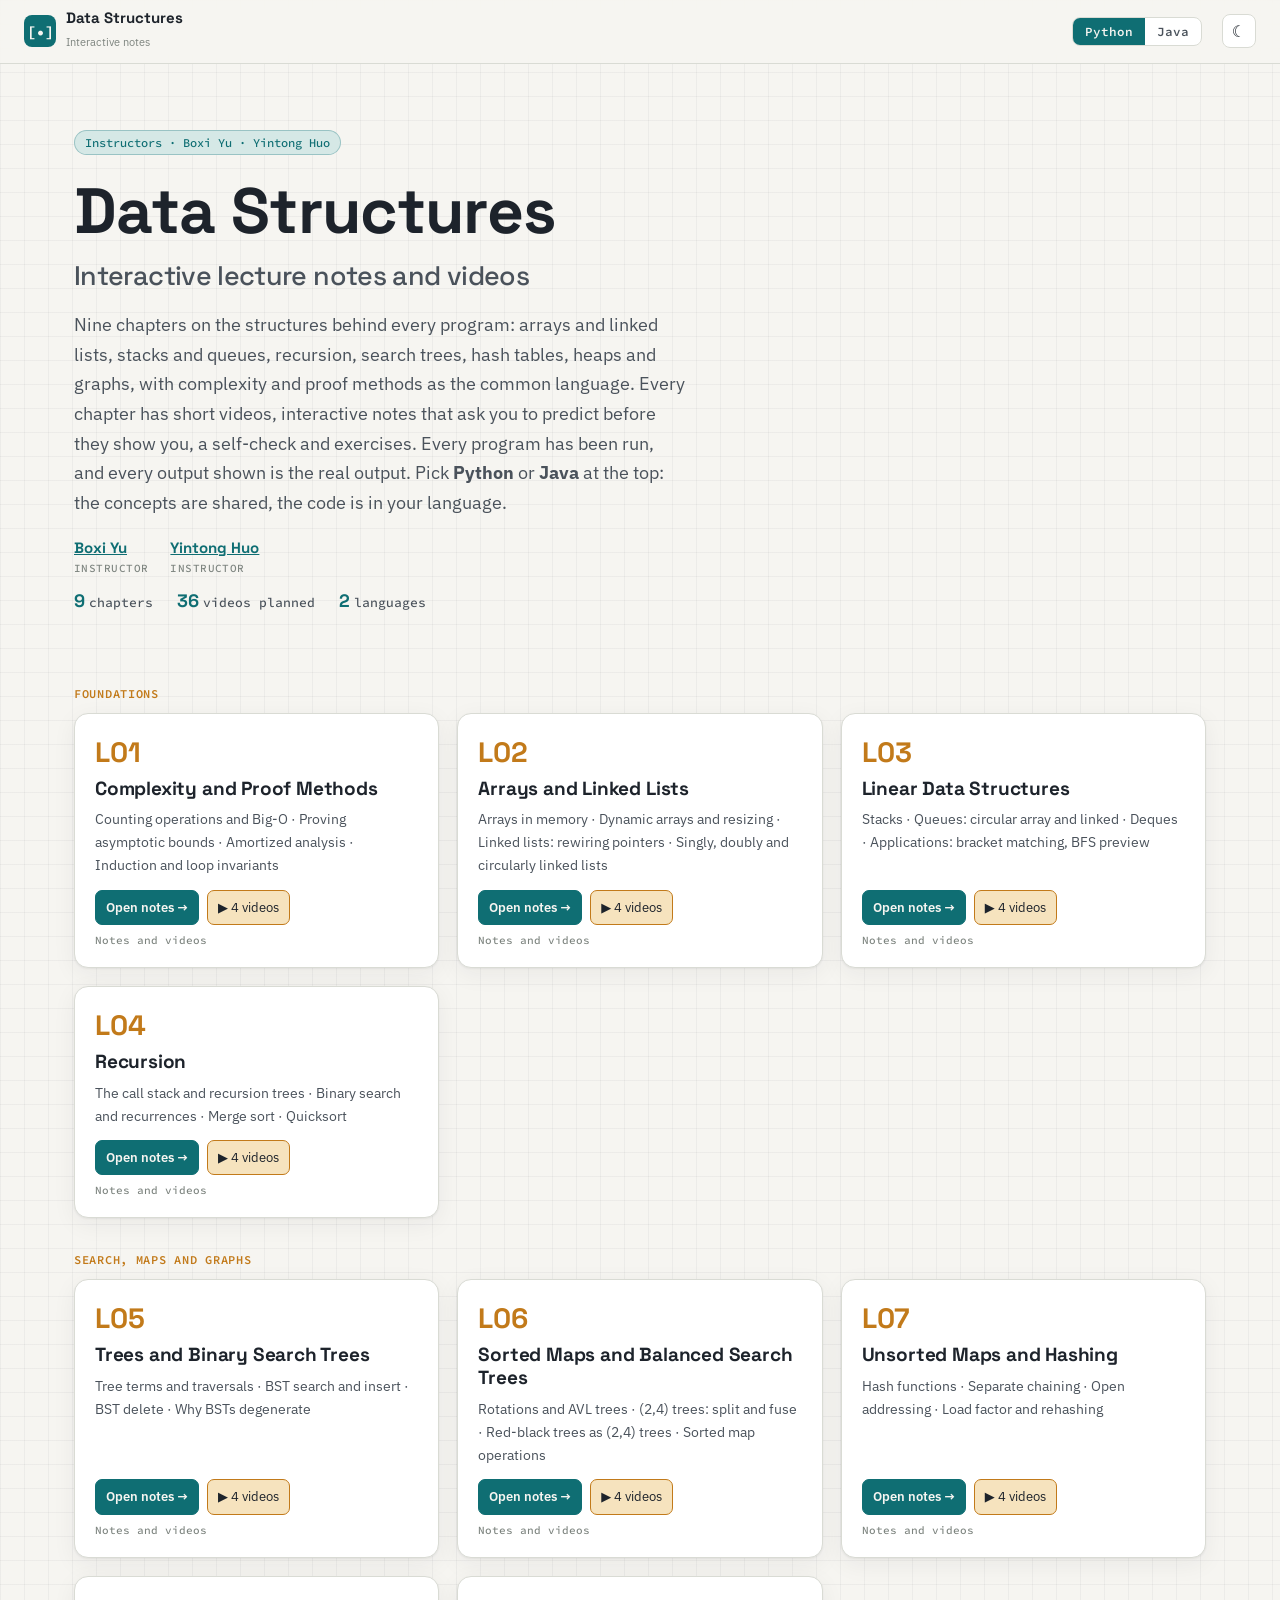
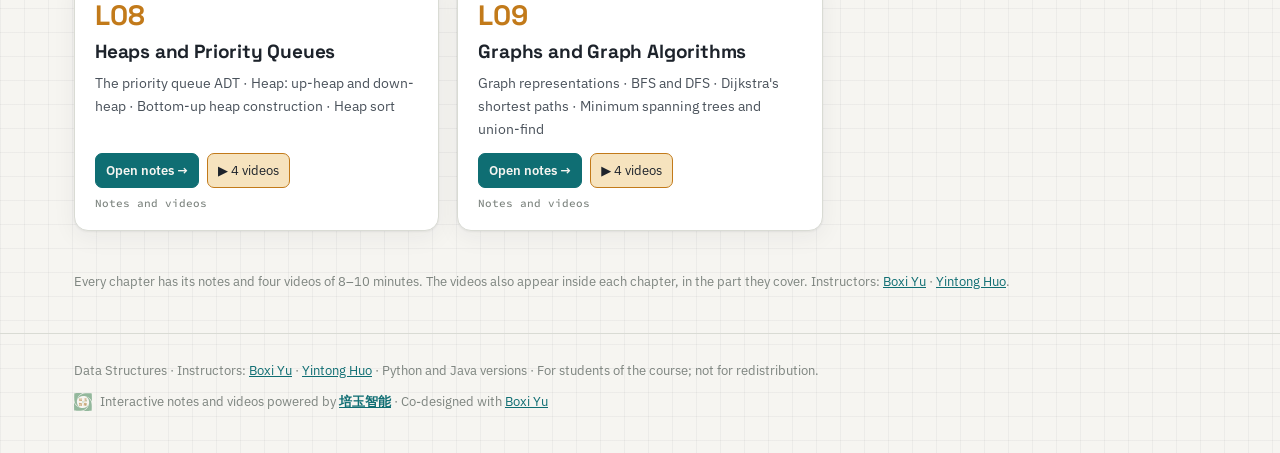
<file: index.html>
<!doctype html>
<html lang="en" data-lang="py">
<head>
  <meta charset="UTF-8">
  <meta name="viewport" content="width=device-width, initial-scale=1.0">
  <title>Data Structures — Interactive Notes</title>
  <meta name="description" content="Data Structures: interactive chapter notes and videos in Python and Java. Instructors: Boxi Yu and Yintong Huo.">
  <link rel="icon" href="data:image/svg+xml,%3Csvg xmlns='http://www.w3.org/2000/svg' viewBox='0 0 32 32'%3E%3Crect width='32' height='32' rx='7' fill='%230F6E73'/%3E%3Ctext x='16' y='22' font-family='monospace' font-size='13' font-weight='700' text-anchor='middle' fill='%23F6F5F1'%3E[%E2%80%A2]%3C/text%3E%3C/svg%3E">
  <link rel="stylesheet" href="assets/style.css">
  <link rel="stylesheet" href="assets/extra.css">
  <script>document.documentElement.className = "js";</script>
</head>
<body>
  <header class="topbar">
    <a class="brand" href="index.html"><span class="brand-mark">[•]</span><span class="brand-text"><b>Data Structures</b><span>Interactive notes</span></span></a>
    <span class="spacer" style="flex:1"></span>
    <div class="langswitch" role="group" aria-label="Programming language"><button type="button" data-lang="py" aria-pressed="true">Python</button><button type="button" data-lang="java" aria-pressed="false">Java</button></div>
    <button class="iconbtn" id="theme" type="button" title="Light / dark">☾</button>
    <div class="progress" id="progress"></div>
  </header>
<main class="wrap" id="main">
  <section class="hero" style="grid-template-columns:minmax(0,1fr)">
    <div>
      <span class="pill">Instructors · Boxi Yu · Yintong Huo</span>
      <h1>Data Structures<small>Interactive lecture notes and videos</small></h1>
      <p class="lead">Nine chapters on the structures behind every program: arrays and linked lists, stacks and queues, recursion,
      search trees, hash tables, heaps and graphs, with complexity and proof methods as the common language. Every chapter has short
      videos, interactive notes that ask you to predict before they show you, a self-check and exercises. Every program has been run,
      and every output shown is the real output. Pick <b>Python</b> or <b>Java</b> at the top: the concepts are shared, the code is in your language.</p>
      <ul class="people"><li><b><a href="https://boxiyu.github.io/" target="_blank" rel="noopener">Boxi Yu</a></b><small>INSTRUCTOR</small></li><li><b><a href="https://yintonghuo.github.io/" target="_blank" rel="noopener">Yintong Huo</a></b><small>INSTRUCTOR</small></li></ul>
      <div class="stats-row"><span><b>9</b>chapters</span><span><b>36</b>videos planned</span><span><b>2</b>languages</span></div>
    </div>
  </section>
  <div class="part">FOUNDATIONS</div><div class="chapters"><div class="card chapcard lec ready" data-n="1"><span class="num">L01</span><h3>Complexity and Proof Methods</h3><p>Counting operations and Big-O · Proving asymptotic bounds · Amortized analysis · Induction and loop invariants</p><div class="acts"><a class="notes" href="L01/index.html">Open notes →</a><button class="watch" type="button" data-n="1">▶ <span class="n">4</span> videos</button><span class="state">Notes and videos</span></div></div><div class="card chapcard lec ready" data-n="2"><span class="num">L02</span><h3>Arrays and Linked Lists</h3><p>Arrays in memory · Dynamic arrays and resizing · Linked lists: rewiring pointers · Singly, doubly and circularly linked lists</p><div class="acts"><a class="notes" href="L02/index.html">Open notes →</a><button class="watch" type="button" data-n="2">▶ <span class="n">4</span> videos</button><span class="state">Notes and videos</span></div></div><div class="card chapcard lec ready" data-n="3"><span class="num">L03</span><h3>Linear Data Structures</h3><p>Stacks · Queues: circular array and linked · Deques · Applications: bracket matching, BFS preview</p><div class="acts"><a class="notes" href="L03/index.html">Open notes →</a><button class="watch" type="button" data-n="3">▶ <span class="n">4</span> videos</button><span class="state">Notes and videos</span></div></div><div class="card chapcard lec ready" data-n="4"><span class="num">L04</span><h3>Recursion</h3><p>The call stack and recursion trees · Binary search and recurrences · Merge sort · Quicksort</p><div class="acts"><a class="notes" href="L04/index.html">Open notes →</a><button class="watch" type="button" data-n="4">▶ <span class="n">4</span> videos</button><span class="state">Notes and videos</span></div></div></div><div class="part">SEARCH, MAPS AND GRAPHS</div><div class="chapters"><div class="card chapcard lec ready" data-n="5"><span class="num">L05</span><h3>Trees and Binary Search Trees</h3><p>Tree terms and traversals · BST search and insert · BST delete · Why BSTs degenerate</p><div class="acts"><a class="notes" href="L05/index.html">Open notes →</a><button class="watch" type="button" data-n="5">▶ <span class="n">4</span> videos</button><span class="state">Notes and videos</span></div></div><div class="card chapcard lec ready" data-n="6"><span class="num">L06</span><h3>Sorted Maps and Balanced Search Trees</h3><p>Rotations and AVL trees · (2,4) trees: split and fuse · Red-black trees as (2,4) trees · Sorted map operations</p><div class="acts"><a class="notes" href="L06/index.html">Open notes →</a><button class="watch" type="button" data-n="6">▶ <span class="n">4</span> videos</button><span class="state">Notes and videos</span></div></div><div class="card chapcard lec ready" data-n="7"><span class="num">L07</span><h3>Unsorted Maps and Hashing</h3><p>Hash functions · Separate chaining · Open addressing · Load factor and rehashing</p><div class="acts"><a class="notes" href="L07/index.html">Open notes →</a><button class="watch" type="button" data-n="7">▶ <span class="n">4</span> videos</button><span class="state">Notes and videos</span></div></div><div class="card chapcard lec ready" data-n="8"><span class="num">L08</span><h3>Heaps and Priority Queues</h3><p>The priority queue ADT · Heap: up-heap and down-heap · Bottom-up heap construction · Heap sort</p><div class="acts"><a class="notes" href="L08/index.html">Open notes →</a><button class="watch" type="button" data-n="8">▶ <span class="n">4</span> videos</button><span class="state">Notes and videos</span></div></div><div class="card chapcard lec ready" data-n="9"><span class="num">L09</span><h3>Graphs and Graph Algorithms</h3><p>Graph representations · BFS and DFS · Dijkstra&#x27;s shortest paths · Minimum spanning trees and union-find</p><div class="acts"><a class="notes" href="L09/index.html">Open notes →</a><button class="watch" type="button" data-n="9">▶ <span class="n">4</span> videos</button><span class="state">Notes and videos</span></div></div></div>
  <p class="meta" style="margin:40px 0">Every chapter has its notes and four videos of 8–10 minutes. The videos also appear inside each chapter, in the part they cover.
  Instructors: <a href="https://boxiyu.github.io/" target="_blank" rel="noopener">Boxi Yu</a> · <a href="https://yintonghuo.github.io/" target="_blank" rel="noopener">Yintong Huo</a>.</p>
  <script type="application/json" id="course-data">{"chapters": [{"n": 1, "title": "Complexity and Proof Methods", "videos": [{"n": 1, "title": "Counting operations and Big-O", "minutes": 7.3, "py": "L01/media/ch01-v1-py.mp4", "java": "L01/media/ch01-v1-java.mp4", "pyvtt": "L01/media/ch01-v1-py.vtt", "javavtt": "L01/media/ch01-v1-java.vtt"}, {"n": 2, "title": "Proving asymptotic bounds", "minutes": 9.3, "py": "L01/media/ch01-v2-py.mp4", "java": "L01/media/ch01-v2-java.mp4", "pyvtt": "L01/media/ch01-v2-py.vtt", "javavtt": "L01/media/ch01-v2-java.vtt"}, {"n": 3, "title": "Amortized analysis", "minutes": 8.1, "py": "L01/media/ch01-v3-py.mp4", "java": "L01/media/ch01-v3-java.mp4", "pyvtt": "L01/media/ch01-v3-py.vtt", "javavtt": "L01/media/ch01-v3-java.vtt"}, {"n": 4, "title": "Induction and loop invariants", "minutes": 8.3, "py": "L01/media/ch01-v4-py.mp4", "java": "L01/media/ch01-v4-java.mp4", "pyvtt": "L01/media/ch01-v4-py.vtt", "javavtt": "L01/media/ch01-v4-java.vtt"}]}, {"n": 2, "title": "Arrays and Linked Lists", "videos": [{"n": 1, "title": "Arrays in memory", "minutes": 7.0, "py": "L02/media/ch02-v1-py.mp4", "java": "L02/media/ch02-v1-java.mp4", "pyvtt": "L02/media/ch02-v1-py.vtt", "javavtt": "L02/media/ch02-v1-java.vtt"}, {"n": 2, "title": "Dynamic arrays and resizing", "minutes": 7.5, "py": "L02/media/ch02-v2-py.mp4", "java": "L02/media/ch02-v2-java.mp4", "pyvtt": "L02/media/ch02-v2-py.vtt", "javavtt": "L02/media/ch02-v2-java.vtt"}, {"n": 3, "title": "Linked lists: rewiring pointers", "minutes": 8.5, "py": "L02/media/ch02-v3-py.mp4", "java": "L02/media/ch02-v3-java.mp4", "pyvtt": "L02/media/ch02-v3-py.vtt", "javavtt": "L02/media/ch02-v3-java.vtt"}, {"n": 4, "title": "Singly, doubly and circularly linked lists", "minutes": 10.5, "py": "L02/media/ch02-v4-py.mp4", "java": "L02/media/ch02-v4-java.mp4", "pyvtt": "L02/media/ch02-v4-py.vtt", "javavtt": "L02/media/ch02-v4-java.vtt"}]}, {"n": 3, "title": "Linear Data Structures", "videos": [{"n": 1, "title": "Stacks", "minutes": 7.4, "py": "L03/media/ch03-v1-py.mp4", "java": "L03/media/ch03-v1-java.mp4", "pyvtt": "L03/media/ch03-v1-py.vtt", "javavtt": "L03/media/ch03-v1-java.vtt"}, {"n": 2, "title": "Queues: circular array and linked", "minutes": 7.1, "py": "L03/media/ch03-v2-py.mp4", "java": "L03/media/ch03-v2-java.mp4", "pyvtt": "L03/media/ch03-v2-py.vtt", "javavtt": "L03/media/ch03-v2-java.vtt"}, {"n": 3, "title": "Deques", "minutes": 7.0, "py": "L03/media/ch03-v3-py.mp4", "java": "L03/media/ch03-v3-java.mp4", "pyvtt": "L03/media/ch03-v3-py.vtt", "javavtt": "L03/media/ch03-v3-java.vtt"}, {"n": 4, "title": "Applications: bracket matching, BFS preview", "minutes": 6.4, "py": "L03/media/ch03-v4-py.mp4", "java": "L03/media/ch03-v4-java.mp4", "pyvtt": "L03/media/ch03-v4-py.vtt", "javavtt": "L03/media/ch03-v4-java.vtt"}]}, {"n": 4, "title": "Recursion", "videos": [{"n": 1, "title": "The call stack and recursion trees", "minutes": 7.9, "py": "L04/media/ch04-v1-py.mp4", "java": "L04/media/ch04-v1-java.mp4", "pyvtt": "L04/media/ch04-v1-py.vtt", "javavtt": "L04/media/ch04-v1-java.vtt"}, {"n": 2, "title": "Binary search and recurrences", "minutes": 7.1, "py": "L04/media/ch04-v2-py.mp4", "java": "L04/media/ch04-v2-java.mp4", "pyvtt": "L04/media/ch04-v2-py.vtt", "javavtt": "L04/media/ch04-v2-java.vtt"}, {"n": 3, "title": "Merge sort", "minutes": 6.6, "py": "L04/media/ch04-v3-py.mp4", "java": "L04/media/ch04-v3-java.mp4", "pyvtt": "L04/media/ch04-v3-py.vtt", "javavtt": "L04/media/ch04-v3-java.vtt"}, {"n": 4, "title": "Quicksort", "minutes": 8.3, "py": "L04/media/ch04-v4-py.mp4", "java": "L04/media/ch04-v4-java.mp4", "pyvtt": "L04/media/ch04-v4-py.vtt", "javavtt": "L04/media/ch04-v4-java.vtt"}]}, {"n": 5, "title": "Trees and Binary Search Trees", "videos": [{"n": 1, "title": "Tree terms and traversals", "minutes": 9.3, "py": "L05/media/ch05-v1-py.mp4", "java": "L05/media/ch05-v1-java.mp4", "pyvtt": "L05/media/ch05-v1-py.vtt", "javavtt": "L05/media/ch05-v1-java.vtt"}, {"n": 2, "title": "BST search and insert", "minutes": 8.3, "py": "L05/media/ch05-v2-py.mp4", "java": "L05/media/ch05-v2-java.mp4", "pyvtt": "L05/media/ch05-v2-py.vtt", "javavtt": "L05/media/ch05-v2-java.vtt"}, {"n": 3, "title": "BST delete", "minutes": 7.1, "py": "L05/media/ch05-v3-py.mp4", "java": "L05/media/ch05-v3-java.mp4", "pyvtt": "L05/media/ch05-v3-py.vtt", "javavtt": "L05/media/ch05-v3-java.vtt"}, {"n": 4, "title": "Why BSTs degenerate", "minutes": 8.4, "py": "L05/media/ch05-v4-py.mp4", "java": "L05/media/ch05-v4-java.mp4", "pyvtt": "L05/media/ch05-v4-py.vtt", "javavtt": "L05/media/ch05-v4-java.vtt"}]}, {"n": 6, "title": "Sorted Maps and Balanced Search Trees", "videos": [{"n": 1, "title": "Rotations and AVL trees", "minutes": 9.1, "py": "L06/media/ch06-v1-py.mp4", "java": "L06/media/ch06-v1-java.mp4", "pyvtt": "L06/media/ch06-v1-py.vtt", "javavtt": "L06/media/ch06-v1-java.vtt"}, {"n": 2, "title": "(2,4) trees: split and fuse", "minutes": 8.8, "py": "L06/media/ch06-v2-py.mp4", "java": "L06/media/ch06-v2-java.mp4", "pyvtt": "L06/media/ch06-v2-py.vtt", "javavtt": "L06/media/ch06-v2-java.vtt"}, {"n": 3, "title": "Red-black trees as (2,4) trees", "minutes": 9.4, "py": "L06/media/ch06-v3-py.mp4", "java": "L06/media/ch06-v3-java.mp4", "pyvtt": "L06/media/ch06-v3-py.vtt", "javavtt": "L06/media/ch06-v3-java.vtt"}, {"n": 4, "title": "Sorted map operations", "minutes": 8.2, "py": "L06/media/ch06-v4-py.mp4", "java": "L06/media/ch06-v4-java.mp4", "pyvtt": "L06/media/ch06-v4-py.vtt", "javavtt": "L06/media/ch06-v4-java.vtt"}]}, {"n": 7, "title": "Unsorted Maps and Hashing", "videos": [{"n": 1, "title": "Hash functions", "minutes": 8.8, "py": "L07/media/ch07-v1-py.mp4", "java": "L07/media/ch07-v1-java.mp4", "pyvtt": "L07/media/ch07-v1-py.vtt", "javavtt": "L07/media/ch07-v1-java.vtt"}, {"n": 2, "title": "Separate chaining", "minutes": 7.5, "py": "L07/media/ch07-v2-py.mp4", "java": "L07/media/ch07-v2-java.mp4", "pyvtt": "L07/media/ch07-v2-py.vtt", "javavtt": "L07/media/ch07-v2-java.vtt"}, {"n": 3, "title": "Open addressing", "minutes": 9.0, "py": "L07/media/ch07-v3-py.mp4", "java": "L07/media/ch07-v3-java.mp4", "pyvtt": "L07/media/ch07-v3-py.vtt", "javavtt": "L07/media/ch07-v3-java.vtt"}, {"n": 4, "title": "Load factor and rehashing", "minutes": 7.8, "py": "L07/media/ch07-v4-py.mp4", "java": "L07/media/ch07-v4-java.mp4", "pyvtt": "L07/media/ch07-v4-py.vtt", "javavtt": "L07/media/ch07-v4-java.vtt"}]}, {"n": 8, "title": "Heaps and Priority Queues", "videos": [{"n": 1, "title": "The priority queue ADT", "minutes": 7.9, "py": "L08/media/ch08-v1-py.mp4", "java": "L08/media/ch08-v1-java.mp4", "pyvtt": "L08/media/ch08-v1-py.vtt", "javavtt": "L08/media/ch08-v1-java.vtt"}, {"n": 2, "title": "Heap: up-heap and down-heap", "minutes": 10.2, "py": "L08/media/ch08-v2-py.mp4", "java": "L08/media/ch08-v2-java.mp4", "pyvtt": "L08/media/ch08-v2-py.vtt", "javavtt": "L08/media/ch08-v2-java.vtt"}, {"n": 3, "title": "Bottom-up heap construction", "minutes": 8.7, "py": "L08/media/ch08-v3-py.mp4", "java": "L08/media/ch08-v3-java.mp4", "pyvtt": "L08/media/ch08-v3-py.vtt", "javavtt": "L08/media/ch08-v3-java.vtt"}, {"n": 4, "title": "Heap sort", "minutes": 9.1, "py": "L08/media/ch08-v4-py.mp4", "java": "L08/media/ch08-v4-java.mp4", "pyvtt": "L08/media/ch08-v4-py.vtt", "javavtt": "L08/media/ch08-v4-java.vtt"}]}, {"n": 9, "title": "Graphs and Graph Algorithms", "videos": [{"n": 1, "title": "Graph representations", "minutes": 8.7, "py": "L09/media/ch09-v1-py.mp4", "java": "L09/media/ch09-v1-java.mp4", "pyvtt": "L09/media/ch09-v1-py.vtt", "javavtt": "L09/media/ch09-v1-java.vtt"}, {"n": 2, "title": "BFS and DFS", "minutes": 9.5, "py": "L09/media/ch09-v2-py.mp4", "java": "L09/media/ch09-v2-java.mp4", "pyvtt": "L09/media/ch09-v2-py.vtt", "javavtt": "L09/media/ch09-v2-java.vtt"}, {"n": 3, "title": "Dijkstra's shortest paths", "minutes": 8.7, "py": "L09/media/ch09-v3-py.mp4", "java": "L09/media/ch09-v3-java.mp4", "pyvtt": "L09/media/ch09-v3-py.vtt", "javavtt": "L09/media/ch09-v3-java.vtt"}, {"n": 4, "title": "Minimum spanning trees and union-find", "minutes": 8.8, "py": "L09/media/ch09-v4-py.mp4", "java": "L09/media/ch09-v4-java.mp4", "pyvtt": "L09/media/ch09-v4-py.vtt", "javavtt": "L09/media/ch09-v4-java.vtt"}]}]}</script>
</main>
  <footer><div class="wrap"><p>Data Structures · Instructors: <a href="https://boxiyu.github.io/" target="_blank" rel="noopener">Boxi Yu</a> · <a href="https://yintonghuo.github.io/" target="_blank" rel="noopener">Yintong Huo</a> · Python and Java versions · For students of the course; not for redistribution.</p><p class="credit"><img class="logo-light" src="assets/peiyu-logo.svg" alt="" width="18" height="18"><img class="logo-dark" src="assets/peiyu-logo-white.svg" alt="" width="18" height="18"><span>Interactive notes and videos powered by <b><a href="https://www.peiyuzhineng.com/">培玉智能</a></b> · Co-designed with <a href="https://boxiyu.github.io/">Boxi Yu</a></span></p></div></footer>
  <script src="assets/app.js"></script>
  <script src="assets/demo.js"></script>
</body>
</html>
</file>
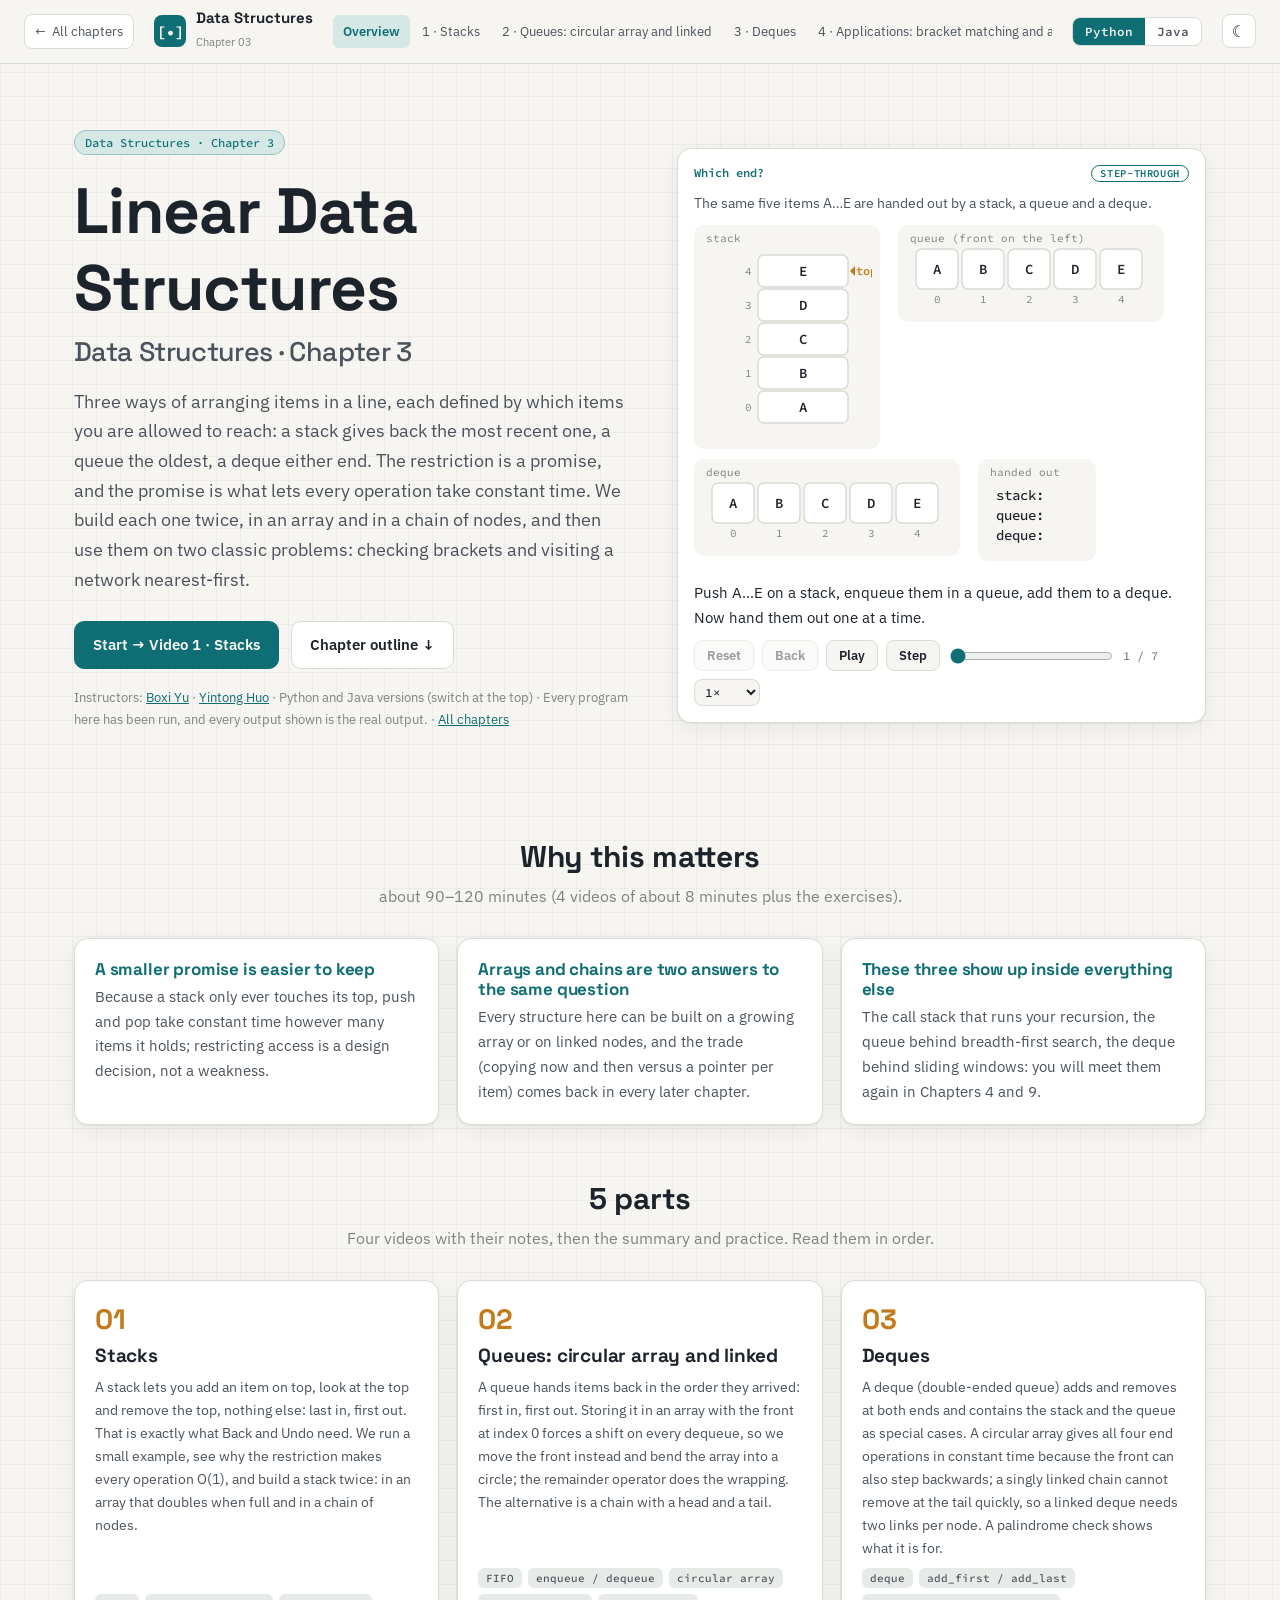
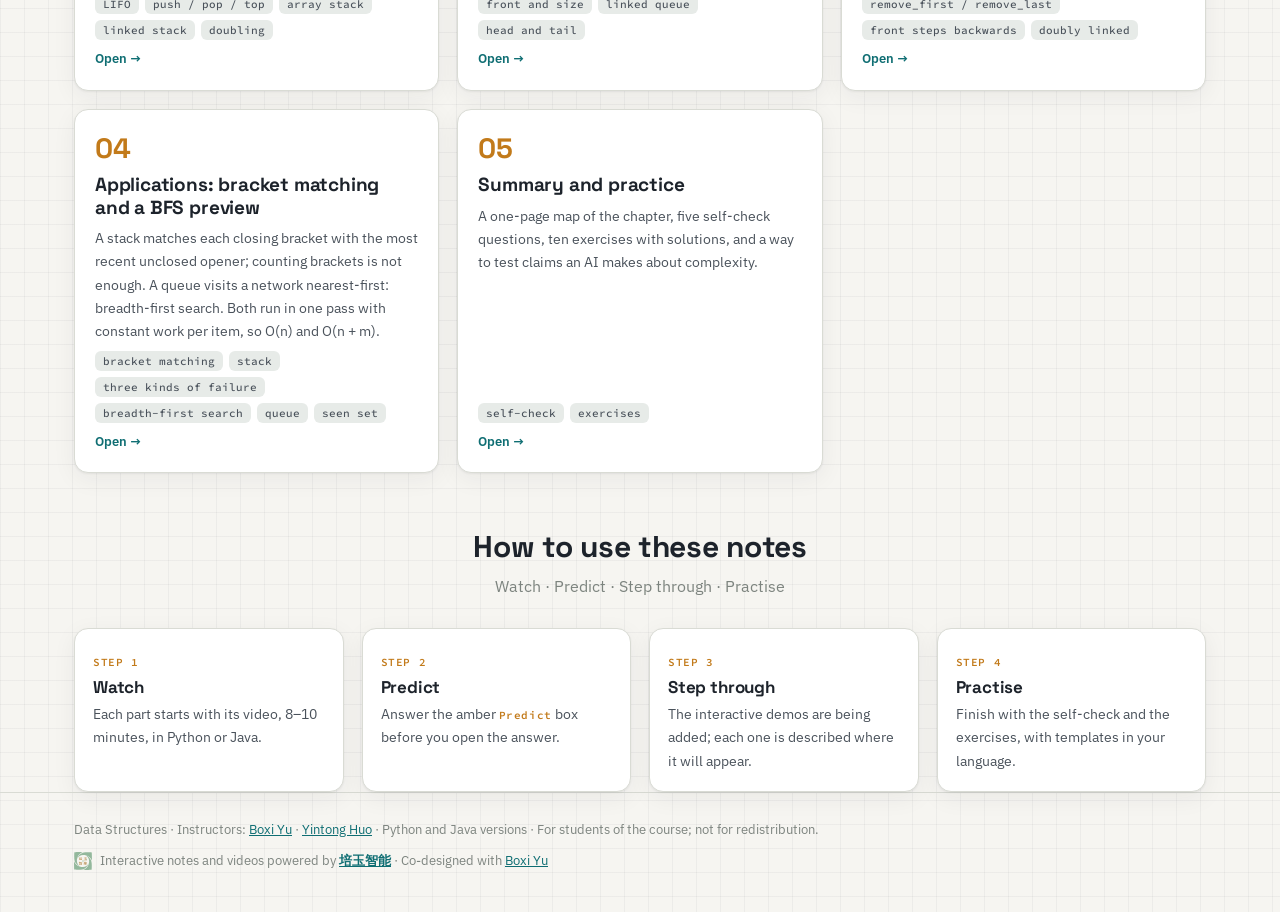
<file: L03/index.html>
<!doctype html>
<html lang="en" data-lang="py">
<head>
  <meta charset="UTF-8">
  <meta name="viewport" content="width=device-width, initial-scale=1.0">
  <title>Linear Data Structures — Data Structures · Chapter 3</title>
  <meta name="description" content="Data Structures, chapter 3: interactive notes and videos in Python and Java.">
  <link rel="icon" href="data:image/svg+xml,%3Csvg xmlns='http://www.w3.org/2000/svg' viewBox='0 0 32 32'%3E%3Crect width='32' height='32' rx='7' fill='%230F6E73'/%3E%3Ctext x='16' y='22' font-family='monospace' font-size='13' font-weight='700' text-anchor='middle' fill='%23F6F5F1'%3E[%E2%80%A2]%3C/text%3E%3C/svg%3E">
  <link rel="stylesheet" href="../assets/style.css">
  <link rel="stylesheet" href="../assets/extra.css">
  <script>document.documentElement.className = "js";</script>
</head>
<body>
  <header class="topbar">
    <a class="homelink" href="../index.html" title="All chapters"><span aria-hidden="true">←</span><span class="homelink-text">All chapters</span></a><a class="brand" href="../index.html"><span class="brand-mark">[•]</span><span class="brand-text"><b>Data Structures</b><span>Chapter 03</span></span></a>
    <nav class="chapnav" id="chapnav" aria-label="Chapters"><a href="#/home" data-slug="home">Overview</a><a href="#/video-1" data-slug="video-1">1 · Stacks</a><a href="#/video-2" data-slug="video-2">2 · Queues: circular array and linked</a><a href="#/video-3" data-slug="video-3">3 · Deques</a><a href="#/video-4" data-slug="video-4">4 · Applications: bracket matching and a BFS preview</a><a href="#/summary" data-slug="summary">Practice</a></nav>
    <div class="langswitch" role="group" aria-label="Programming language"><button type="button" data-lang="py" aria-pressed="true">Python</button><button type="button" data-lang="java" aria-pressed="false">Java</button></div>
    <button class="iconbtn" id="theme" type="button" title="Light / dark">☾</button>
    <div class="progress" id="progress"></div>
  </header>
<main id="main"><div class="view" data-view="home" data-title="Linear Data Structures — Data Structures · Chapter 3">
<div class="wrap">
  <section class="hero">
    <div>
      <span class="pill">Data Structures · Chapter 3</span>
      <h1>Linear Data Structures<small>Data Structures · Chapter 3</small></h1>
      <p class="lead">Three ways of arranging items in a line, each defined by which items you are allowed to reach: a stack gives back the most recent one, a queue the oldest, a deque either end. The restriction is a promise, and the promise is what lets every operation take constant time. We build each one twice, in an array and in a chain of nodes, and then use them on two classic problems: checking brackets and visiting a network nearest-first.</p>
      <div class="btnrow"><a class="btn primary" href="#/video-1">Start → Video 1 · Stacks</a>
      <a class="btn" href="#outline">Chapter outline ↓</a></div>
      <p class="meta">Instructors: <a href="https://boxiyu.github.io/" target="_blank" rel="noopener">Boxi Yu</a> · <a href="https://yintonghuo.github.io/" target="_blank" rel="noopener">Yintong Huo</a> · Python and Java versions (switch at the top) · Every program here has been run, and every output shown is the real output. · <a href="../index.html">All chapters</a></p>
    </div>
    <div><div class="card demo live" data-demo="lifo-fifo"><div class="head"><span class="title">Which end?</span></div><p class="what">The same row of five items (A…E) is handed out three ways: a stack returns E, D, C, B, A; a queue returns A, B, C, D, E; a deque lets you choose the end at every step. The order of the returned items is printed under each.</p><noscript><p>This step-through needs JavaScript.</p></noscript><script type="application/json" class="trace-data">{"version":1,"id":"lifo-fifo","title":"Which end?","chapter":3,"hint":"The same five items A…E are handed out by a stack, a queue and a deque.","frames":[{"caption":"Push A…E on a stack, enqueue them in a queue, add them to a deque. Now hand them out one at a time.","views":[{"structure":"stack","state":{"items":["A","B","C","D","E"],"capacity":5},"label":"stack"},{"structure":"array","state":{"cells":["A","B","C","D","E"]},"label":"queue (front on the left)"},{"structure":"array","state":{"cells":["A","B","C","D","E"]},"label":"deque"},{"structure":"text","state":{"lines":["stack: ","queue: ","deque: "]},"label":"handed out"}]},{"caption":"Step 1: stack pops E (last in), queue gives A (first in), deque takes A from the front.","views":[{"structure":"stack","state":{"items":["A","B","C","D"],"capacity":5},"label":"stack"},{"structure":"array","state":{"cells":["B","C","D","E",null]},"label":"queue (front on the left)"},{"structure":"array","state":{"cells":["B","C","D","E",null]},"label":"deque"},{"structure":"text","state":{"lines":["stack: E","queue: A","deque: A"]},"label":"handed out"}],"predict":{"question":"The stack hands out the item that arrived last. What does the queue hand out?","answer":"The item that arrived first: A. Stack = last in, first out; queue = first in, first out."}},{"caption":"Step 2: stack pops D (last in), queue gives B (first in), deque takes E from the back.","views":[{"structure":"stack","state":{"items":["A","B","C"],"capacity":5},"label":"stack"},{"structure":"array","state":{"cells":["C","D","E",null,null]},"label":"queue (front on the left)"},{"structure":"array","state":{"cells":["B","C","D",null,null]},"label":"deque"},{"structure":"text","state":{"lines":["stack: E D","queue: A B","deque: A E"]},"label":"handed out"}]},{"caption":"Step 3: stack pops C (last in), queue gives C (first in), deque takes B from the front.","views":[{"structure":"stack","state":{"items":["A","B"],"capacity":5},"label":"stack"},{"structure":"array","state":{"cells":["D","E",null,null,null]},"label":"queue (front on the left)"},{"structure":"array","state":{"cells":["C","D",null,null,null]},"label":"deque"},{"structure":"text","state":{"lines":["stack: E D C","queue: A B C","deque: A E B"]},"label":"handed out"}]},{"caption":"Step 4: stack pops B (last in), queue gives D (first in), deque takes D from the back.","views":[{"structure":"stack","state":{"items":["A"],"capacity":5},"label":"stack"},{"structure":"array","state":{"cells":["E",null,null,null,null]},"label":"queue (front on the left)"},{"structure":"array","state":{"cells":["C",null,null,null,null]},"label":"deque"},{"structure":"text","state":{"lines":["stack: E D C B","queue: A B C D","deque: A E B D"]},"label":"handed out"}]},{"caption":"Step 5: stack pops A (last in), queue gives E (first in), deque takes C from the front.","views":[{"structure":"stack","state":{"items":[],"capacity":5},"label":"stack"},{"structure":"array","state":{"cells":[null,null,null,null,null]},"label":"queue (front on the left)"},{"structure":"array","state":{"cells":[null,null,null,null,null]},"label":"deque"},{"structure":"text","state":{"lines":["stack: E D C B A","queue: A B C D E","deque: A E B D C"]},"label":"handed out"}]},{"caption":"Stack: E D C B A (reversed). Queue: A B C D E (same order). Deque: your choice of end at every step: A E B D C.","views":[{"structure":"stack","state":{"items":[],"capacity":5},"label":"stack"},{"structure":"array","state":{"cells":[null,null,null,null,null]},"label":"queue (front on the left)"},{"structure":"array","state":{"cells":[null,null,null,null,null]},"label":"deque"},{"structure":"text","state":{"lines":["stack: E D C B A","queue: A B C D E","deque: A E B D C"]},"label":"handed out"}]}]}</script></div></div>
  </section>
  <h2 class="section-title">Why this matters</h2><p class="section-sub">about 90–120 minutes (4 videos of about 8 minutes plus the exercises).</p>
  <div class="why"><div class="card"><h3>A smaller promise is easier to keep</h3><p>Because a stack only ever touches its top, push and pop take constant time however many items it holds; restricting access is a design decision, not a weakness.</p></div><div class="card"><h3>Arrays and chains are two answers to the same question</h3><p>Every structure here can be built on a growing array or on linked nodes, and the trade (copying now and then versus a pointer per item) comes back in every later chapter.</p></div><div class="card"><h3>These three show up inside everything else</h3><p>The call stack that runs your recursion, the queue behind breadth-first search, the deque behind sliding windows: you will meet them again in Chapters 4 and 9.</p></div></div>
  <h2 class="section-title" id="outline">5 parts</h2>
  <p class="section-sub">Four videos with their notes, then the summary and practice. Read them in order.</p>
  <div class="chapters"><a class="card chapcard" href="#/video-1"><span class="num">01</span><h3>Stacks</h3><p>A stack lets you add an item on top, look at the top and remove the top, nothing else: last in, first out. That is exactly what Back and Undo need. We run a small example, see why the restriction makes every operation O(1), and build a stack twice: in an array that doubles when full and in a chain of nodes.</p><div class="tags"><span class=tag>LIFO</span><span class=tag>push / pop / top</span><span class=tag>array stack</span><span class=tag>linked stack</span><span class=tag>doubling</span></div><span class="go">Open →</span></a><a class="card chapcard" href="#/video-2"><span class="num">02</span><h3>Queues: circular array and linked</h3><p>A queue hands items back in the order they arrived: first in, first out. Storing it in an array with the front at index 0 forces a shift on every dequeue, so we move the front instead and bend the array into a circle; the remainder operator does the wrapping. The alternative is a chain with a head and a tail.</p><div class="tags"><span class=tag>FIFO</span><span class=tag>enqueue / dequeue</span><span class=tag>circular array</span><span class=tag>front and size</span><span class=tag>linked queue</span><span class=tag>head and tail</span></div><span class="go">Open →</span></a><a class="card chapcard" href="#/video-3"><span class="num">03</span><h3>Deques</h3><p>A deque (double-ended queue) adds and removes at both ends and contains the stack and the queue as special cases. A circular array gives all four end operations in constant time because the front can also step backwards; a singly linked chain cannot remove at the tail quickly, so a linked deque needs two links per node. A palindrome check shows what it is for.</p><div class="tags"><span class=tag>deque</span><span class=tag>add_first / add_last</span><span class=tag>remove_first / remove_last</span><span class=tag>front steps backwards</span><span class=tag>doubly linked</span></div><span class="go">Open →</span></a><a class="card chapcard" href="#/video-4"><span class="num">04</span><h3>Applications: bracket matching and a BFS preview</h3><p>A stack matches each closing bracket with the most recent unclosed opener; counting brackets is not enough. A queue visits a network nearest-first: breadth-first search. Both run in one pass with constant work per item, so O(n) and O(n + m).</p><div class="tags"><span class=tag>bracket matching</span><span class=tag>stack</span><span class=tag>three kinds of failure</span><span class=tag>breadth-first search</span><span class=tag>queue</span><span class=tag>seen set</span></div><span class="go">Open →</span></a><a class="card chapcard" href="#/summary"><span class="num">05</span><h3>Summary and practice</h3><p>A one-page map of the chapter, five self-check questions, ten exercises with solutions, and a way to test claims an AI makes about complexity.</p><div class="tags"><span class="tag">self-check</span><span class="tag">exercises</span></div><span class="go">Open →</span></a></div>
  <h2 class="section-title">How to use these notes</h2>
  <p class="section-sub">Watch · Predict · Step through · Practise</p>
  <div class="steps">
    <div class="card"><b>STEP 1</b><h3>Watch</h3><p>Each part starts with its video, 8–10 minutes, in Python or Java.</p></div>
    <div class="card"><b>STEP 2</b><h3>Predict</h3><p>Answer the amber <b>Predict</b> box before you open the answer.</p></div>
    <div class="card"><b>STEP 3</b><h3>Step through</h3><p>The interactive demos are being added; each one is described where it will appear.</p></div>
    <div class="card"><b>STEP 4</b><h3>Practise</h3><p>Finish with the self-check and the exercises, with templates in your language.</p></div>
  </div>
</div></div><div class="view" data-view="video-1" data-title="Stacks — Data Structures · Chapter 3" hidden>
<div class="wrap">
  <section class="chap-hero">
    <div>
      <span class="pill">Video 1</span>
      <h1>Stacks</h1>
      
      <p class="abstract">A stack lets you add an item on top, look at the top and remove the top, nothing else: last in, first out. That is exactly what Back and Undo need. We run a small example, see why the restriction makes every operation O(1), and build a stack twice: in an array that doubles when full and in a chain of nodes.</p>
      <div class="tags"><span class="tag">LIFO</span><span class="tag">push / pop / top</span><span class="tag">array stack</span><span class="tag">linked stack</span><span class="tag">doubling</span></div>
    </div>
    <div><div class="card video" data-id="ch-v1" data-title="Stacks" data-py="media/ch03-v1-py.mp4" data-pyvtt="media/ch03-v1-py.vtt" data-java="media/ch03-v1-java.mp4" data-javavtt="media/ch03-v1-java.vtt" data-a-end="261.33"><div class="vsoon"><b>Stacks</b>Video in preparation.</div></div></div>
  </section>
  <div class="chap-body">
    <nav class="toc" aria-label="In this chapter"><b>IN THIS CHAPTER</b><a href="#/video-1/last-in-first-out" data-sec="last-in-first-out">§1 Last in, first out</a><a href="#/video-1/the-operations-and-what-they-cost" data-sec="the-operations-and-what-they-cost">§2 The operations and what they cost</a><a href="#/video-1/two-ways-to-build-one" data-sec="two-ways-to-build-one">§3 Two ways to build one</a><a href="#/video-1/in-the-standard-library" data-sec="in-the-standard-library">§4 In the standard library</a></nav>
    <article><section id="last-in-first-out"><h2><span class="sec">§1</span>Last in, first out</h2><p>You press Back and land on the page you were on a moment ago; press it again and you go one page further back. Undo works the same way. Both remember a history and give it back <b>most recent first</b>. A <b>stack</b> is the simplest structure that does exactly that: you may add an item on top (<code>push</code>), look at the top item (<code>top</code>) and remove the top item (<code>pop</code>), and nothing else. The call stack of your program is a stack too: every call pushes a frame, every <code>return</code> pops one.</p>
<div class="card demo live" data-demo="stack-push-pop"><div class="head"><span class="title">A stack in an array</span></div><p class="what">A vertical array with a <code>top</code> pointer. Push 3, 7, 1, 9, 4 into a stack that starts with capacity 2: the pile grows, and when it is full a bigger array appears next to it and the items are copied across (a counter shows 2, then 4 copies). Pop returns the items in the opposite order, and popping an empty stack shows the error.</p><noscript><p>This step-through needs JavaScript.</p></noscript><script type="application/json" class="trace-data">{"version":1,"id":"stack-push-pop","title":"A stack in an array","hint":"Push five items (the fifth does not fit), then pop three. Only the top moves.","source":{"py":{"file":"array_stack.py","code":"class ArrayStack:\n    def __init__(self, capacity=4):\n        self._data = [None] * capacity\n        self._size = 0\n\n    def __len__(self):\n        return self._size\n\n    def is_empty(self):\n        return self._size == 0\n\n    def push(self, e):\n        if self._size == len(self._data):\n            self._resize(2 * len(self._data))\n        self._data[self._size] = e\n        self._size += 1\n\n    def top(self):\n        if self.is_empty():\n            raise IndexError(\"stack is empty\")\n        return self._data[self._size - 1]\n\n    def pop(self):\n        if self.is_empty():\n            raise IndexError(\"stack is empty\")\n        self._size -= 1\n        e = self._data[self._size]\n        self._data[self._size] = None\n        return e\n\n    def _resize(self, new_capacity):\n        new_data = [None] * new_capacity\n        for i in range(self._size):\n            new_data[i] = self._data[i]\n        self._data = new_data\n\n    def capacity(self):\n        return len(self._data)"},"java":{"file":"ArrayStack.java","code":"import java.util.NoSuchElementException;\n\npublic class ArrayStack<E> {\n    private E[] data;\n    private int size = 0;\n\n    @SuppressWarnings(\"unchecked\")\n    public ArrayStack(int capacity) {\n        data = (E[]) new Object[capacity];\n    }\n\n    public ArrayStack() {\n        this(4);\n    }\n\n    public int size() {\n        return size;\n    }\n\n    public boolean isEmpty() {\n        return size == 0;\n    }\n\n    public void push(E e) {\n        if (size == data.length) {\n            resize(2 * data.length);\n        }\n        data[size] = e;\n        size++;\n    }\n\n    public E top() {\n        if (isEmpty()) {\n            throw new NoSuchElementException(\"stack is empty\");\n        }\n        return data[size - 1];\n    }\n\n    public E pop() {\n        if (isEmpty()) {\n            throw new NoSuchElementException(\"stack is empty\");\n        }\n        size--;\n        E e = data[size];\n        data[size] = null;\n        return e;\n    }\n\n    @SuppressWarnings(\"unchecked\")\n    private void resize(int newCapacity) {\n        E[] newData = (E[]) new Object[newCapacity];\n        for (int i = 0; i < size; i++) {\n            newData[i] = data[i];\n        }\n        data = newData;\n    }\n\n    public int capacity() {\n        return data.length;\n    }\n}"}},"frames":[{"caption":"An empty stack with room for 4 items. A stack allows only two moves: push on top, pop from the top.","views":[{"structure":"stack","state":{"items":[],"capacity":4},"label":"stack"}],"counters":{"size":0,"capacity":4}},{"caption":"push(A): store it at index 0, the cell after the old top; size becomes 1.","views":[{"structure":"stack","state":{"items":["A"],"capacity":4},"label":"stack","highlight":[{"at":[0],"role":"C"}]}],"counters":{"size":1,"capacity":4},"code_line":{"py":15,"java":28}},{"caption":"push(B): store it at index 1, the cell after the old top; size becomes 2.","views":[{"structure":"stack","state":{"items":["A","B"],"capacity":4},"label":"stack","highlight":[{"at":[1],"role":"C"}]}],"counters":{"size":2,"capacity":4},"code_line":{"py":15,"java":28}},{"caption":"push(C): store it at index 2, the cell after the old top; size becomes 3.","views":[{"structure":"stack","state":{"items":["A","B","C"],"capacity":4},"label":"stack","highlight":[{"at":[2],"role":"C"}]}],"counters":{"size":3,"capacity":4},"code_line":{"py":15,"java":28}},{"caption":"push(D): store it at index 3, the cell after the old top; size becomes 4.","views":[{"structure":"stack","state":{"items":["A","B","C","D"],"capacity":4},"label":"stack","highlight":[{"at":[3],"role":"C"}]}],"counters":{"size":4,"capacity":4},"code_line":{"py":15,"java":28}},{"caption":"push(E): the array is full (size = capacity = 4), so it first doubles its capacity to 8 and copies the items.","views":[{"structure":"stack","state":{"items":["A","B","C","D"],"capacity":4},"label":"stack","highlight":[{"at":[0,1,2,3],"role":"NO"}]}],"counters":{"size":4,"capacity":4},"code_line":{"py":14,"java":26},"predict":{"question":"The stack holds 4 items in an array of 4. What does push(E) have to do first?","answer":"Make room: allocate a bigger array (here 8) and copy the 4 items across. This happens rarely, so push stays O(1) on average."}},{"caption":"push(E): store it at index 4, the cell after the old top; size becomes 5.","views":[{"structure":"stack","state":{"items":["A","B","C","D","E"],"capacity":8},"label":"stack","highlight":[{"at":[4],"role":"C"}]}],"counters":{"size":5,"capacity":8},"code_line":{"py":15,"java":28}},{"caption":"pop(): size drops to 4 and the item E that was on top is returned. Last in, first out.","views":[{"structure":"stack","state":{"items":["A","B","C","D"],"capacity":8},"label":"stack"}],"counters":{"size":4,"capacity":8},"code_line":{"py":27,"java":44}},{"caption":"pop(): size drops to 3 and the item D that was on top is returned. Last in, first out.","views":[{"structure":"stack","state":{"items":["A","B","C"],"capacity":8},"label":"stack"}],"counters":{"size":3,"capacity":8},"code_line":{"py":27,"java":44}},{"caption":"pop(): size drops to 2 and the item C that was on top is returned. Last in, first out.","views":[{"structure":"stack","state":{"items":["A","B"],"capacity":8},"label":"stack"}],"counters":{"size":2,"capacity":8},"code_line":{"py":27,"java":44}},{"caption":"Every push and pop touched only the top cell: O(1). The items below never moved.","views":[{"structure":"stack","state":{"items":["A","B"],"capacity":8},"label":"stack"}],"counters":{"size":2,"capacity":8}}]}</script></div>
<div class="callout predict"><b>PREDICT</b><p>You push 3, then 7, then 1 on an empty stack and pop three times. In what order do the numbers come back?</p><details class="reveal"><summary>Show the answer</summary><p><b>1, 7, 3</b>: exactly reversed. That reversal is the whole point of a stack, and the reason it is good at undoing things.</p></details></div></section><section id="the-operations-and-what-they-cost"><h2><span class="sec">§2</span>The operations and what they cost</h2><table><thead><tr><th>operation</th><th>what it does</th><th>cost</th></tr></thead><tbody><tr><td><code>push(e)</code></td><td>add e on top</td><td>O(1) (amortized for the array version)</td></tr><tr><td><code>pop()</code></td><td>remove and return the top; an error if the stack is empty</td><td>O(1)</td></tr><tr><td><code>top()</code></td><td>return the top without removing it; an error if empty</td><td>O(1)</td></tr><tr><td><code>size()</code> / <code>is_empty()</code></td><td>how many items / are there none</td><td>O(1)</td></tr></tbody></table>
<p>Push, pop and top only touch the top item and never look at the others, so none of them depends on how many items the stack holds.</p>
<div class="callout note"><b>NOTE · &quot;A list can do all this and more, so why restrict it?&quot;</b><p>Because the restriction is a promise. If you hand someone a stack they cannot peek at the middle or reorder it, so the structure only has to maintain its top, and a smaller promise can be kept very cheaply.</p></div></section><section id="two-ways-to-build-one"><h2><span class="sec">§3</span>Two ways to build one</h2><p><b>In an array</b> (code in <code class="only-py">array_stack.py</code><code class="only-java">ArrayStack.java</code>): keep the items in an array <code>data</code> and a counter <code>size</code>; the top lives at index <code>size − 1</code>.</p>
<div class="codewrap only-py"><pre class="code" data-lang="py"><span class="ln" data-n="1"><span class="tk-kw">def</span> <span class="tk-fn">push</span>(self, e):</span><span class="ln" data-n="2">    <span class="tk-kw">if</span> self._size == <span class="tk-fn">len</span>(self._data):</span><span class="ln" data-n="3">        self.<span class="tk-fn">_resize</span>(<span class="tk-num">2</span> * <span class="tk-fn">len</span>(self._data))</span><span class="ln" data-n="4">    self._data[self._size] = e</span><span class="ln" data-n="5">    self._size += <span class="tk-num">1</span></span><span class="ln" data-n="6"> </span><span class="ln" data-n="7"><span class="tk-kw">def</span> <span class="tk-fn">pop</span>(self):</span><span class="ln" data-n="8">    <span class="tk-kw">if</span> self.<span class="tk-fn">is_empty</span>():</span><span class="ln" data-n="9">        <span class="tk-kw">raise</span> <span class="tk-fn">IndexError</span>(<span class="tk-str">&quot;stack is empty&quot;</span>)</span><span class="ln" data-n="10">    self._size -= <span class="tk-num">1</span></span><span class="ln" data-n="11">    e = self._data[self._size]</span><span class="ln" data-n="12">    self._data[self._size] = <span class="tk-kw">None</span>      <span class="tk-com"># forget the item</span></span><span class="ln" data-n="13">    <span class="tk-kw">return</span> e</span></pre></div>
<div class="codewrap only-java"><pre class="code" data-lang="java"><span class="ln" data-n="1"><span class="tk-kw">public</span> <span class="tk-kw">void</span> <span class="tk-fn">push</span>(<span class="tk-ty">E</span> e) {</span><span class="ln" data-n="2">    <span class="tk-kw">if</span> (size == data.length) {</span><span class="ln" data-n="3">        <span class="tk-fn">resize</span>(<span class="tk-num">2</span> * data.length);</span><span class="ln" data-n="4">    }</span><span class="ln" data-n="5">    data[size] = e;</span><span class="ln" data-n="6">    size++;</span><span class="ln" data-n="7">}</span><span class="ln" data-n="8"> </span><span class="ln" data-n="9"><span class="tk-kw">public</span> <span class="tk-ty">E</span> <span class="tk-fn">pop</span>() {</span><span class="ln" data-n="10">    <span class="tk-kw">if</span> (<span class="tk-fn">isEmpty</span>()) {</span><span class="ln" data-n="11">        <span class="tk-kw">throw</span> <span class="tk-kw">new</span> <span class="tk-fn">NoSuchElementException</span>(<span class="tk-str">&quot;stack is empty&quot;</span>);</span><span class="ln" data-n="12">    }</span><span class="ln" data-n="13">    size--;</span><span class="ln" data-n="14">    <span class="tk-ty">E</span> e = data[size];</span><span class="ln" data-n="15">    data[size] = <span class="tk-kw">null</span>;                 <span class="tk-com">// forget the item</span></span><span class="ln" data-n="16">    <span class="tk-kw">return</span> e;</span><span class="ln" data-n="17">}</span></pre></div>
<p>When the array is full, <code>push</code> allocates an array of twice the length and copies the items over. Starting at capacity 2 and pushing 3, 7, 1, 9, 4, the capacity after each push is 2, 2, 4, 4, 8 (real output of <code>stack_demo</code> / <code>StackDemo</code>); the two resizes copy 2 and 4 items, 6 in all. Copying is expensive but rare: this is the dynamic array of Chapter 1, so push is amortized O(1).</p>
<div class="callout pitfall"><b>PITFALL · Pop must forget the item.</b><p>After <code>size--</code>, the old slot still holds a reference to the popped object. Setting it to <code>None</code> / <code>null</code> lets the object be freed; without that line the stack silently keeps alive things it no longer contains.</p></div>
<div class="callout predict"><b>PREDICT</b><p>A stack starts with capacity 2. After how many pushes does its capacity first become 8, and how many items have been copied by then?</p><details class="reveal"><summary>Show the answer</summary><p>After the <b>5th</b> push (capacity 2 → 4 at the third push, 4 → 8 at the fifth), having copied 2 + 4 = <b>6</b> items.</p></details></div>
<p><b>In a chain of nodes</b> (<code>linked_stack.py</code>, <code>LinkedStack.java</code>): each item lives in a small <code>Node</code> holding the item and a reference to the next node; the stack keeps a <code>head</code> and a <code>size</code>. <code>push</code> creates a node whose <code>next</code> is the old head and makes it the new head; <code>pop</code> reads the head's item and moves <code>head</code> to the next node. No copying, ever, and every call is O(1) in the <b>worst</b> case, not only on average. The price: one extra reference (and in Java one extra object) per item. Pushing a, b, c and popping returns c, b, a again: <code>linked top: c size: 3</code> and <code>linked pop order: c b a</code> in the demo output.</p></section><section id="in-the-standard-library"><h2><span class="sec">§4</span>In the standard library</h2><p class="only-py">In Python you rarely write your own stack: a plain <code>list</code> already is one. <code>append</code> pushes, <code>pop()</code> removes from the end, and <code>lst[-1]</code> is the top. <code>collections.deque</code> works the same way (<code>append</code>, <code>pop</code>) and is also what you want for queues, the next video.</p>
<p class="only-java">Java has an old class <code>java.util.Stack</code>. <b>Avoid it</b>: it extends <code>Vector</code>, so every method is synchronized (time you do not need), and it exposes index-based methods that reach into the middle and break the stack promise. The documentation itself recommends the <code>Deque</code> interface; <code>ArrayDeque</code> has <code>push</code>, <code>pop</code> and <code>peek</code> and is the stack to use.</p></section><div class="pager" style="margin-top:28px"><a class="card" href="#/"><small>← Back</small><b>Chapter overview</b></a><a class="card next" href="#/video-2"><small>Next →</small><b>Queues: circular array and linked</b></a></div></article>
  </div>
</div>
</div><div class="view" data-view="video-2" data-title="Queues: circular array and linked — Data Structures · Chapter 3" hidden>
<div class="wrap">
  <section class="chap-hero">
    <div>
      <span class="pill">Video 2</span>
      <h1>Queues: circular array and linked</h1>
      
      <p class="abstract">A queue hands items back in the order they arrived: first in, first out. Storing it in an array with the front at index 0 forces a shift on every dequeue, so we move the front instead and bend the array into a circle; the remainder operator does the wrapping. The alternative is a chain with a head and a tail.</p>
      <div class="tags"><span class="tag">FIFO</span><span class="tag">enqueue / dequeue</span><span class="tag">circular array</span><span class="tag">front and size</span><span class="tag">linked queue</span><span class="tag">head and tail</span></div>
    </div>
    <div><div class="card video" data-id="ch-v2" data-title="Queues: circular array and linked" data-py="media/ch03-v2-py.mp4" data-pyvtt="media/ch03-v2-py.vtt" data-java="media/ch03-v2-java.mp4" data-javavtt="media/ch03-v2-java.vtt" data-a-end="252.77"><div class="vsoon"><b>Queues: circular array and linked</b>Video in preparation.</div></div></div>
  </section>
  <div class="chap-body">
    <nav class="toc" aria-label="In this chapter"><b>IN THIS CHAPTER</b><a href="#/video-2/first-in-first-out" data-sec="first-in-first-out">§1 First in, first out</a><a href="#/video-2/why-shifting-is-the-wrong-idea" data-sec="why-shifting-is-the-wrong-idea">§2 Why shifting is the wrong idea</a><a href="#/video-2/bend-the-array-into-a-circle" data-sec="bend-the-array-into-a-circle">§3 Bend the array into a circle</a><a href="#/video-2/the-linked-queue" data-sec="the-linked-queue">§4 The linked queue</a><a href="#/video-2/in-the-standard-library" data-sec="in-the-standard-library">§5 In the standard library</a></nav>
    <article><section id="first-in-first-out"><h2><span class="sec">§1</span>First in, first out</h2><p>A <b>queue</b> serves requests in the order they arrived: <code>enqueue(e)</code> adds at the <b>rear</b>, <code>dequeue()</code> removes and returns the item at the <b>front</b>, <code>first()</code> looks at the front, and <code>size()</code> / <code>is_empty()</code> count. All of them should be O(1).</p></section><section id="why-shifting-is-the-wrong-idea"><h2><span class="sec">§2</span>Why shifting is the wrong idea</h2><p>The obvious array layout keeps the front at index 0. Then every <code>dequeue</code> leaves a hole at the start and the other items shift one place left: n − 1 moves per dequeue, so almost all the time goes into shuffling items that did nothing. The fix is to <b>move the front instead of the items</b>: keep a <code>front</code> index, and let dequeue clear the cell and add one to it.</p>
<p>But then the occupied part creeps to the right and the rear runs off the end although there are free cells at the start.</p></section><section id="bend-the-array-into-a-circle"><h2><span class="sec">§3</span>Bend the array into a circle</h2><p>When the rear reaches the last cell, the next position is cell 0: the array <b>wraps around</b>. With the capacity N, the next free cell is</p>
<p><code>(front + size) mod N</code>,</p>
<p>and <code>dequeue</code> moves the front to <code>(front + 1) mod N</code>. No item is ever moved, so every operation is O(1) (code in <code class="only-py">array_queue.py</code><code class="only-java">ArrayQueue.java</code>).</p>
<div class="card demo live" data-demo="circular-queue"><div class="head"><span class="title">A queue in a circular array</span></div><p class="what">The array drawn as a ring with cells 0–3, a <code>front</code> marker and a <code>rear</code> marker (the next free cell). Enqueue A B C D, dequeue twice, enqueue E F: they land in cells 0 and 1 and the formula (front + size) mod N is shown with its numbers. One more enqueue turns the ring into a bigger array: the items are copied in queue order and the front goes back to 0.</p><noscript><p>This step-through needs JavaScript.</p></noscript><script type="application/json" class="trace-data">{"version":1,"id":"circular-queue","title":"A queue in a circular array","hint":"Indices wrap around: the queue chases its own tail instead of shifting items.","source":{"py":{"file":"array_queue.py","code":"class ArrayQueue:\n    def __init__(self, capacity=4):\n        self._data = [None] * capacity\n        self._size = 0\n        self._front = 0\n\n    def __len__(self):\n        return self._size\n\n    def is_empty(self):\n        return self._size == 0\n\n    def first(self):\n        if self.is_empty():\n            raise IndexError(\"queue is empty\")\n        return self._data[self._front]\n\n    def dequeue(self):\n        if self.is_empty():\n            raise IndexError(\"queue is empty\")\n        e = self._data[self._front]\n        self._data[self._front] = None\n        self._front = (self._front + 1) % len(self._data)\n        self._size -= 1\n        return e\n\n    def enqueue(self, e):\n        if self._size == len(self._data):\n            self._resize(2 * len(self._data))\n        rear = (self._front + self._size) % len(self._data)\n        self._data[rear] = e\n        self._size += 1\n\n    def _resize(self, new_capacity):\n        old = self._data\n        self._data = [None] * new_capacity\n        walk = self._front\n        for k in range(self._size):\n            self._data[k] = old[walk]\n            walk = (walk + 1) % len(old)\n        self._front = 0\n\n    def describe(self):\n        return f\"data={self._data} front={self._front} size={self._size}\""},"java":{"file":"ArrayQueue.java","code":"import java.util.Arrays;\nimport java.util.NoSuchElementException;\n\npublic class ArrayQueue<E> {\n    private E[] data;\n    private int size = 0;\n    private int front = 0;\n\n    @SuppressWarnings(\"unchecked\")\n    public ArrayQueue(int capacity) {\n        data = (E[]) new Object[capacity];\n    }\n\n    public ArrayQueue() {\n        this(4);\n    }\n\n    public int size() {\n        return size;\n    }\n\n    public boolean isEmpty() {\n        return size == 0;\n    }\n\n    public E first() {\n        if (isEmpty()) {\n            throw new NoSuchElementException(\"queue is empty\");\n        }\n        return data[front];\n    }\n\n    public E dequeue() {\n        if (isEmpty()) {\n            throw new NoSuchElementException(\"queue is empty\");\n        }\n        E e = data[front];\n        data[front] = null;\n        front = (front + 1) % data.length;\n        size--;\n        return e;\n    }\n\n    public void enqueue(E e) {\n        if (size == data.length) {\n            resize(2 * data.length);\n        }\n        int rear = (front + size) % data.length;\n        data[rear] = e;\n        size++;\n    }\n\n    @SuppressWarnings(\"unchecked\")\n    private void resize(int newCapacity) {\n        E[] old = data;\n        data = (E[]) new Object[newCapacity];\n        int walk = front;\n        for (int k = 0; k < size; k++) {\n            data[k] = old[walk];\n            walk = (walk + 1) % old.length;\n        }\n        front = 0;\n    }\n\n    public String describe() {\n        return \"data=\" + Arrays.toString(data) + \" front=\" + front + \" size=\" + size;\n    }\n}"}},"frames":[{"caption":"An empty queue in an array of 4 cells, drawn as a circle. front marks the oldest item, 'next free' where the next one goes.","views":[{"structure":"ring","state":{"cells":[null,null,null,null]},"label":"queue","highlight":[{"at":[],"role":"A"}],"pointers":[{"name":"front","at":0},{"name":"next free","at":0}]}],"counters":{"size":0,"capacity":4}},{"caption":"enqueue(A): it goes into cell 0. (front + size) % capacity = (0 + 0) % 4 = 0","views":[{"structure":"ring","state":{"cells":["A",null,null,null]},"label":"queue","highlight":[{"at":[0],"role":"A"},{"at":[0],"role":"C"}],"pointers":[{"name":"front","at":0},{"name":"next free","at":1}]}],"counters":{"size":1,"capacity":4},"code_line":{"py":30,"java":48}},{"caption":"enqueue(B): it goes into cell 1. (front + size) % capacity = (0 + 1) % 4 = 1","views":[{"structure":"ring","state":{"cells":["A","B",null,null]},"label":"queue","highlight":[{"at":[0,1],"role":"A"},{"at":[1],"role":"C"}],"pointers":[{"name":"front","at":0},{"name":"next free","at":2}]}],"counters":{"size":2,"capacity":4},"code_line":{"py":30,"java":48}},{"caption":"enqueue(C): it goes into cell 2. (front + size) % capacity = (0 + 2) % 4 = 2","views":[{"structure":"ring","state":{"cells":["A","B","C",null]},"label":"queue","highlight":[{"at":[0,1,2],"role":"A"},{"at":[2],"role":"C"}],"pointers":[{"name":"front","at":0},{"name":"next free","at":3}]}],"counters":{"size":3,"capacity":4},"code_line":{"py":30,"java":48}},{"caption":"enqueue(D): it goes into cell 3. (front + size) % capacity = (0 + 3) % 4 = 3","views":[{"structure":"ring","state":{"cells":["A","B","C","D"]},"label":"queue","highlight":[{"at":[0,1,2,3],"role":"A"},{"at":[3],"role":"C"}],"pointers":[{"name":"front","at":0}]}],"counters":{"size":4,"capacity":4},"code_line":{"py":30,"java":48}},{"caption":"dequeue(): A leaves from the front; front advances to cell 1. No item moves.","views":[{"structure":"ring","state":{"cells":[null,"B","C","D"]},"label":"queue","highlight":[{"at":[1,2,3],"role":"A"}],"pointers":[{"name":"front","at":1},{"name":"next free","at":0}]}],"counters":{"size":3,"capacity":4},"code_line":{"py":23,"java":39}},{"caption":"dequeue(): B leaves from the front; front advances to cell 2. No item moves.","views":[{"structure":"ring","state":{"cells":[null,null,"C","D"]},"label":"queue","highlight":[{"at":[2,3],"role":"A"}],"pointers":[{"name":"front","at":2},{"name":"next free","at":0}]}],"counters":{"size":2,"capacity":4},"code_line":{"py":23,"java":39}},{"caption":"enqueue(E): it goes into cell 0. (front + size) % capacity = (2 + 2) % 4 = 0","views":[{"structure":"ring","state":{"cells":["E",null,"C","D"]},"label":"queue","highlight":[{"at":[2,3,0],"role":"A"},{"at":[0],"role":"C"}],"pointers":[{"name":"front","at":2},{"name":"next free","at":1}]}],"counters":{"size":3,"capacity":4},"code_line":{"py":30,"java":48},"predict":{"question":"front is 2, size is 2, capacity is 4. Which cell does E go into?","answer":"(2 + 2) % 4 = 0: the index wraps around past the end of the array."}},{"caption":"enqueue(F): it goes into cell 1. (front + size) % capacity = (2 + 3) % 4 = 1","views":[{"structure":"ring","state":{"cells":["E","F","C","D"]},"label":"queue","highlight":[{"at":[2,3,0,1],"role":"A"},{"at":[1],"role":"C"}],"pointers":[{"name":"front","at":2}]}],"counters":{"size":4,"capacity":4},"code_line":{"py":30,"java":48}},{"caption":"enqueue(G): the array is full, so it doubles to 8 cells and copies the items in queue order, starting at front; front goes back to 0.","views":[{"structure":"ring","state":{"cells":["E","F","C","D"]},"label":"queue","highlight":[{"at":[0,1,2,3],"role":"NO"}],"pointers":[{"name":"front","at":2}]}],"counters":{"size":4,"capacity":4},"code_line":{"py":29,"java":46}},{"caption":"enqueue(G): it goes into cell 4. (front + size) % capacity = (0 + 4) % 8 = 4","views":[{"structure":"ring","state":{"cells":["C","D","E","F","G",null,null,null]},"label":"queue","highlight":[{"at":[0,1,2,3,4],"role":"A"},{"at":[4],"role":"C"}],"pointers":[{"name":"front","at":0},{"name":"next free","at":5}]}],"counters":{"size":5,"capacity":8},"code_line":{"py":30,"java":48}},{"caption":"Enqueue and dequeue each touched one cell: O(1). Wrapping with % is what makes the array behave like a circle.","views":[{"structure":"ring","state":{"cells":["C","D","E","F","G",null,null,null]},"label":"queue","highlight":[{"at":[0,1,2,3,4],"role":"A"}],"pointers":[{"name":"front","at":0},{"name":"next free","at":5}]}],"counters":{"size":5,"capacity":8}}]}</script></div>
<p>The real output of the demo (capacity 4; <code>_</code> is an empty cell):</p>
<table><thead><tr><th>step</th><th>array</th><th>front</th><th>size</th></tr></thead><tbody><tr><td>enqueue A, B, C, D</td><td><code>[A, B, C, D]</code></td><td>0</td><td>4</td></tr><tr><td>dequeue twice (A, B)</td><td><code>[_, _, C, D]</code></td><td>2</td><td>2</td></tr><tr><td>enqueue E, F</td><td><code>[E, F, C, D]</code></td><td>2</td><td>4</td></tr><tr><td>enqueue G (full: resize)</td><td><code>[C, D, E, F, G, _, _, _]</code></td><td>0</td><td>5</td></tr></tbody></table>
<div class="callout predict"><b>PREDICT</b><p>The state is <code>[E, F, C, D]</code> with front 2 and size 4, and G is enqueued. What does the array look like afterwards, and why is the front 0?</p><details class="reveal"><summary>Show the answer</summary><p>The queue is full, so <code>enqueue</code> allocates an array of capacity 8 and copies the items <b>in queue order starting at the front</b>: C, D, E, F go to cells 0–3, then G to cell 4: <code>[C, D, E, F, G, _, _, _]</code>. Copying in queue order straightens the circle out, so the front goes back to 0. Copying <code>old[0..3]</code> straight across would give E, F, C, D: the wrong order.</p></details></div>
<div class="callout pitfall"><b>PITFALL · Copy in queue order.</b><p>A resize that ignores <code>front</code> breaks FIFO as soon as the queue has wrapped. Test with a queue that has wrapped before it grows.</p></div></section><section id="the-linked-queue"><h2><span class="sec">§4</span>The linked queue</h2><p>The other way is a chain of nodes with a reference to <b>both ends</b>: <code>head</code> is the front and <code>tail</code> is the rear. <code>enqueue</code> adds a node after the tail and moves the tail; <code>dequeue</code> removes the head node and moves the head. Every operation touches one end only: O(1) (<code>linked_queue.py</code>, <code>LinkedQueue.java</code>). Why add at the tail and remove at the head, not the other way round? A chain can only step forward: removing at the tail would mean walking from the head to find the node before it.</p>
<div class="callout note"><b>NOTE · The tail must be cleared when the queue empties.</b><p>When <code>dequeue</code> removes the last node, set <code>tail</code> to <code>None</code> / <code>null</code> as well. Otherwise the tail still points at a node that is no longer in the queue, and the next <code>enqueue</code> hangs a node on it.</p></div></section><section id="in-the-standard-library"><h2><span class="sec">§5</span>In the standard library</h2><p class="only-py">Use <code>collections.deque</code> as a queue: <code>append</code> enqueues at the right, <code>popleft</code> dequeues from the left, both O(1). <b>Do not use <code>list.pop(0)</code></b>: it is exactly the shifting we started with, moving every remaining item on every call, so it is O(n).</p>
<p class="only-java">Java has a <code>Queue</code> interface and <code>ArrayDeque</code> is the implementation to reach for: it is a circular array like ours. Every operation comes in two versions: <code>add</code> / <code>remove</code> / <code>element</code> <b>throw</b> an exception when they cannot do their job, <code>offer</code> / <code>poll</code> / <code>peek</code> <b>report</b> failure (<code>poll</code> returns <code>null</code> on an empty queue). <code>LinkedList</code> also implements <code>Queue</code>, but <code>ArrayDeque</code> is usually faster because it keeps the items together in one array.</p></section><div class="pager" style="margin-top:28px"><a class="card" href="#/video-1"><small>← Previous</small><b>Stacks</b></a><a class="card next" href="#/video-3"><small>Next →</small><b>Deques</b></a></div></article>
  </div>
</div>
</div><div class="view" data-view="video-3" data-title="Deques — Data Structures · Chapter 3" hidden>
<div class="wrap">
  <section class="chap-hero">
    <div>
      <span class="pill">Video 3</span>
      <h1>Deques</h1>
      
      <p class="abstract">A deque (double-ended queue) adds and removes at both ends and contains the stack and the queue as special cases. A circular array gives all four end operations in constant time because the front can also step backwards; a singly linked chain cannot remove at the tail quickly, so a linked deque needs two links per node. A palindrome check shows what it is for.</p>
      <div class="tags"><span class="tag">deque</span><span class="tag">add_first / add_last</span><span class="tag">remove_first / remove_last</span><span class="tag">front steps backwards</span><span class="tag">doubly linked</span></div>
    </div>
    <div><div class="card video" data-id="ch-v3" data-title="Deques" data-py="media/ch03-v3-py.mp4" data-pyvtt="media/ch03-v3-py.vtt" data-java="media/ch03-v3-java.mp4" data-javavtt="media/ch03-v3-java.vtt" data-a-end="233.69"><div class="vsoon"><b>Deques</b>Video in preparation.</div></div></div>
  </section>
  <div class="chap-body">
    <nav class="toc" aria-label="In this chapter"><b>IN THIS CHAPTER</b><a href="#/video-3/both-ends" data-sec="both-ends">§1 Both ends</a><a href="#/video-3/a-circular-array-the-front-can-step-backwards" data-sec="a-circular-array-the-front-can-step-backwards">§2 A circular array: the front can step backwards</a><a href="#/video-3/a-chain-you-need-two-links" data-sec="a-chain-you-need-two-links">§3 A chain: you need two links</a><a href="#/video-3/an-application-palindromes" data-sec="an-application-palindromes">§4 An application: palindromes</a><a href="#/video-3/in-the-standard-library" data-sec="in-the-standard-library">§5 In the standard library</a></nav>
    <article><section id="both-ends"><h2><span class="sec">§1</span>Both ends</h2><p>A <b>deque</b> supports <code>add_first</code>, <code>add_last</code>, <code>remove_first</code>, <code>remove_last</code>, and <code>first</code> / <code>last</code> to look. Use only one end and you have a stack; add at one end and remove at the other and you have a queue. So the deque is the most general of the three structures in this chapter.</p>
<p>You might expect that being more flexible must cost more. It does not have to: a good deque does all four end operations in constant time. But that depends on how it is stored.</p></section><section id="a-circular-array-the-front-can-step-backwards"><h2><span class="sec">§2</span>A circular array: the front can step backwards</h2><p><code>add_last</code> works exactly like <code>enqueue</code> (the item goes to <code>(front + size) mod N</code>), and <code>remove_first</code> is <code>dequeue</code>. The new move is <code>add_first</code>: step the front one cell <b>backwards</b>, modulo the capacity, and put the item there. From cell 0 one step back lands on the <b>last</b> cell: the front wraps below zero. <code>remove_last</code> clears the cell at <code>(front + size − 1) mod N</code> and reduces the size. Four operations, each a constant number of steps (<code>circular_deque.py</code>, <code>CircularDeque.java</code>).</p>
<div class="card demo live" data-demo="deque-wrap"><div class="head"><span class="title">A deque wraps at both ends</span></div><p class="what">The ring of Video 2 with all four buttons. From the state B at cell 0 (front 0), add_first A moves the front to cell 3 (the arrow wraps below zero and the formula (front − 1) mod N is shown), then add_last C and D fill the ring. remove_first and remove_last take the two ends away.</p><noscript><p>This step-through needs JavaScript.</p></noscript><script type="application/json" class="trace-data">{"version":1,"id":"deque-wrap","title":"A deque wraps at both ends","hint":"Add and remove at either end of a circular array.","source":{"py":{"file":"circular_deque.py","code":"class CircularDeque:\n    def __init__(self, capacity=4):\n        self._data = [None] * capacity\n        self._size = 0\n        self._front = 0\n\n    def __len__(self):\n        return self._size\n\n    def is_empty(self):\n        return self._size == 0\n\n    def first(self):\n        if self.is_empty():\n            raise IndexError(\"deque is empty\")\n        return self._data[self._front]\n\n    def last(self):\n        if self.is_empty():\n            raise IndexError(\"deque is empty\")\n        return self._data[(self._front + self._size - 1) % len(self._data)]\n\n    def add_first(self, e):\n        if self._size == len(self._data):\n            self._resize(2 * len(self._data))\n        self._front = (self._front - 1) % len(self._data)\n        self._data[self._front] = e\n        self._size += 1\n\n    def add_last(self, e):\n        if self._size == len(self._data):\n            self._resize(2 * len(self._data))\n        rear = (self._front + self._size) % len(self._data)\n        self._data[rear] = e\n        self._size += 1\n\n    def remove_first(self):\n        if self.is_empty():\n            raise IndexError(\"deque is empty\")\n        e = self._data[self._front]\n        self._data[self._front] = None\n        self._front = (self._front + 1) % len(self._data)\n        self._size -= 1\n        return e\n\n    def remove_last(self):\n        if self.is_empty():\n            raise IndexError(\"deque is empty\")\n        rear = (self._front + self._size - 1) % len(self._data)\n        e = self._data[rear]\n        self._data[rear] = None\n        self._size -= 1\n        return e\n\n    def _resize(self, new_capacity):\n        old = self._data\n        self._data = [None] * new_capacity\n        walk = self._front\n        for k in range(self._size):\n            self._data[k] = old[walk]\n            walk = (walk + 1) % len(old)\n        self._front = 0\n\n    def describe(self):\n        return f\"data={self._data} front={self._front} size={self._size}\""},"java":{"file":"CircularDeque.java","code":"import java.util.Arrays;\nimport java.util.NoSuchElementException;\n\npublic class CircularDeque<E> {\n    private E[] data;\n    private int size = 0;\n    private int front = 0;\n\n    @SuppressWarnings(\"unchecked\")\n    public CircularDeque(int capacity) {\n        data = (E[]) new Object[capacity];\n    }\n\n    public CircularDeque() {\n        this(4);\n    }\n\n    public int size() {\n        return size;\n    }\n\n    public boolean isEmpty() {\n        return size == 0;\n    }\n\n    public E first() {\n        if (isEmpty()) {\n            throw new NoSuchElementException(\"deque is empty\");\n        }\n        return data[front];\n    }\n\n    public E last() {\n        if (isEmpty()) {\n            throw new NoSuchElementException(\"deque is empty\");\n        }\n        return data[(front + size - 1) % data.length];\n    }\n\n    public void addFirst(E e) {\n        if (size == data.length) {\n            resize(2 * data.length);\n        }\n        front = (front - 1 + data.length) % data.length;\n        data[front] = e;\n        size++;\n    }\n\n    public void addLast(E e) {\n        if (size == data.length) {\n            resize(2 * data.length);\n        }\n        int rear = (front + size) % data.length;\n        data[rear] = e;\n        size++;\n    }\n\n    public E removeFirst() {\n        if (isEmpty()) {\n            throw new NoSuchElementException(\"deque is empty\");\n        }\n        E e = data[front];\n        data[front] = null;\n        front = (front + 1) % data.length;\n        size--;\n        return e;\n    }\n\n    public E removeLast() {\n        if (isEmpty()) {\n            throw new NoSuchElementException(\"deque is empty\");\n        }\n        int rear = (front + size - 1) % data.length;\n        E e = data[rear];\n        data[rear] = null;\n        size--;\n        return e;\n    }\n\n    @SuppressWarnings(\"unchecked\")\n    private void resize(int newCapacity) {\n        E[] old = data;\n        data = (E[]) new Object[newCapacity];\n        int walk = front;\n        for (int k = 0; k < size; k++) {\n            data[k] = old[walk];\n            walk = (walk + 1) % old.length;\n        }\n        front = 0;\n    }\n\n    public String describe() {\n        return \"data=\" + Arrays.toString(data) + \" front=\" + front + \" size=\" + size;\n    }\n}"}},"frames":[{"caption":"An empty deque in 4 cells: front = 0.","views":[{"structure":"ring","state":{"cells":[null,null,null,null]},"label":"deque","highlight":[{"at":[],"role":"A"}],"pointers":[{"name":"front","at":0}]}],"counters":{"size":0,"capacity":4}},{"caption":"add_last(A): A goes at (front + size) % capacity = 0.","views":[{"structure":"ring","state":{"cells":["A",null,null,null]},"label":"deque","highlight":[{"at":[0],"role":"A"},{"at":[0],"role":"C"}],"pointers":[{"name":"front","at":0},{"name":"last","at":0,"side":"below"}]}],"counters":{"size":1,"capacity":4},"code_line":{"py":33,"java":53}},{"caption":"add_last(B): B goes at cell 1.","views":[{"structure":"ring","state":{"cells":["A","B",null,null]},"label":"deque","highlight":[{"at":[0,1],"role":"A"},{"at":[1],"role":"C"}],"pointers":[{"name":"front","at":0},{"name":"last","at":1,"side":"below"}]}],"counters":{"size":2,"capacity":4},"code_line":{"py":33,"java":53}},{"caption":"add_first(X): front moves BACKWARDS: (0 − 1) mod 4 = 3, so it wraps to the other end of the array and X goes there.","views":[{"structure":"ring","state":{"cells":["A","B",null,"X"]},"label":"deque","highlight":[{"at":[3,0,1],"role":"A"},{"at":[3],"role":"C"}],"pointers":[{"name":"front","at":3},{"name":"last","at":1,"side":"below"}]}],"counters":{"size":3,"capacity":4},"code_line":{"py":26,"java":44},"predict":{"question":"front is 0. add_first moves it one step backwards. Where does it land?","answer":"At cell 3: (0 − 1) mod 4 = 3. The deque now starts at 3, wraps to 0 and continues to 1."}},{"caption":"add_first(Y): front moves to cell 2.","views":[{"structure":"ring","state":{"cells":["A","B","Y","X"]},"label":"deque","highlight":[{"at":[2,3,0,1],"role":"A"},{"at":[2],"role":"C"}],"pointers":[{"name":"front","at":2},{"name":"last","at":1,"side":"below"}]}],"counters":{"size":4,"capacity":4},"code_line":{"py":26,"java":44}},{"caption":"remove_last(): the last item (B) leaves from the back, at (front + size − 1) % capacity. Nothing else moves.","views":[{"structure":"ring","state":{"cells":["A",null,"Y","X"]},"label":"deque","highlight":[{"at":[2,3,0],"role":"A"}],"pointers":[{"name":"front","at":2},{"name":"last","at":0,"side":"below"}]}],"counters":{"size":3,"capacity":4},"code_line":{"py":49,"java":73}},{"caption":"remove_first(): Y leaves from the front; front advances to cell 3.","views":[{"structure":"ring","state":{"cells":["A",null,null,"X"]},"label":"deque","highlight":[{"at":[3,0],"role":"A"}],"pointers":[{"name":"front","at":3},{"name":"last","at":0,"side":"below"}]}],"counters":{"size":2,"capacity":4},"code_line":{"py":42,"java":64}},{"caption":"All four operations are O(1): only front and size change.","views":[{"structure":"ring","state":{"cells":["A",null,null,"X"]},"label":"deque","highlight":[{"at":[3,0],"role":"A"}],"pointers":[{"name":"front","at":3},{"name":"last","at":0,"side":"below"}]}],"counters":{"size":2,"capacity":4}}]}</script></div>
<p>The real output of the demo (capacity 4):</p>
<table><thead><tr><th>step</th><th>array</th><th>front</th><th>size</th></tr></thead><tbody><tr><td>add_last B</td><td><code>[B, _, _, _]</code></td><td>0</td><td>1</td></tr><tr><td>add_first A</td><td><code>[B, _, _, A]</code></td><td>3</td><td>2</td></tr><tr><td>add_last C, D</td><td><code>[B, C, D, A]</code></td><td>3</td><td>4</td></tr><tr><td>remove_first (A), remove_last (D)</td><td><code>[B, C, _, _]</code></td><td>0</td><td>2</td></tr></tbody></table>
<div class="callout predict"><b>PREDICT</b><p>The deque is empty with capacity 4 and front 0. You call <code>add_first(X)</code>. In which cell does X go, and what is the front afterwards?</p><details class="reveal"><summary>Show the answer</summary><p>Cell <b>3</b>: the front steps back from 0 to (0 − 1) mod 4 = 3 and X is stored there, so the front is 3 and the size is 1. Items added with <code>add_last</code> afterwards go to cells 0, 1, 2, after X in the queue order.</p></details></div>
<div class="callout pitfall"><b>PITFALL · The remainder of a negative number.</b><p>In Python <code>(front − 1) % n</code> is already in 0 … n − 1 (<code>-1 % 4 == 3</code>), so the one-liner works. In Java <code>-1 % 4 == -1</code>, and an index of −1 crashes. Write <code>(front - 1 + n) % n</code> (as <code>CircularDeque.java</code> does) or <code>Math.floorMod(front - 1, n)</code>.</p></div></section><section id="a-chain-you-need-two-links"><h2><span class="sec">§3</span>A chain: you need two links</h2><p>With a chain of nodes, <code>add_first</code> and <code>remove_first</code> are easy at the head, and <code>add_last</code> is easy if you keep a tail reference. But <code>remove_last</code> is a problem in a <b>singly</b> linked chain: you need the node before the tail, and the only way to find it is to walk from the head: n − 1 steps. The fix is to give every node two links, <code>next</code> and <code>prev</code>: the tail knows its predecessor, and all four operations are O(1). That is a <b>doubly linked list</b>, built in Chapter 2.</p></section><section id="an-application-palindromes"><h2><span class="sec">§4</span>An application: palindromes</h2><p>Put every letter or digit of the text, in lower case, into a deque (skip spaces and punctuation). Then repeat: take the first item off the front and the last off the back; if they differ it is not a palindrome. If they agree until fewer than two items are left, it is. Each item is handled once with constant work: O(n). From the demo: <code>racecar</code> → True; <code>A man, a plan, a canal: Panama</code> → True; <code>stack</code> → False.</p></section><section id="in-the-standard-library"><h2><span class="sec">§5</span>In the standard library</h2><p class="only-py"><code>collections.deque</code> is a deque: <code>appendleft</code> / <code>append</code> add at the two ends, <code>popleft</code> / <code>pop</code> remove from them, <code>d[0]</code> and <code>d[-1]</code> look. All four end operations are O(1). It also takes a <code>maxlen</code>: when it is full, adding at one end silently <b>drops an item from the other end</b>, which is handy for keeping only the most recent items.</p>
<p class="only-java">The <code>Deque</code> interface describes exactly these operations (<code>addFirst</code>, <code>addLast</code>, <code>removeFirst</code>, <code>removeLast</code>, <code>peekFirst</code>, <code>peekLast</code>), and <code>ArrayDeque</code> is the implementation to use: a circular array like ours. Two things to know: <code>ArrayDeque</code> does <b>not allow <code>null</code></b> (null is how <code>poll</code> and <code>peek</code> report an empty deque), and, as for queues, each operation has a version that throws and one that returns <code>null</code>.</p></section><div class="pager" style="margin-top:28px"><a class="card" href="#/video-2"><small>← Previous</small><b>Queues: circular array and linked</b></a><a class="card next" href="#/video-4"><small>Next →</small><b>Applications: bracket matching and a BFS preview</b></a></div></article>
  </div>
</div>
</div><div class="view" data-view="video-4" data-title="Applications: bracket matching and a BFS preview — Data Structures · Chapter 3" hidden>
<div class="wrap">
  <section class="chap-hero">
    <div>
      <span class="pill">Video 4</span>
      <h1>Applications: bracket matching and a BFS preview</h1>
      
      <p class="abstract">A stack matches each closing bracket with the most recent unclosed opener; counting brackets is not enough. A queue visits a network nearest-first: breadth-first search. Both run in one pass with constant work per item, so O(n) and O(n + m).</p>
      <div class="tags"><span class="tag">bracket matching</span><span class="tag">stack</span><span class="tag">three kinds of failure</span><span class="tag">breadth-first search</span><span class="tag">queue</span><span class="tag">seen set</span></div>
    </div>
    <div><div class="card video" data-id="ch-v4" data-title="Applications: bracket matching, BFS preview" data-py="media/ch03-v4-py.mp4" data-pyvtt="media/ch03-v4-py.vtt" data-java="media/ch03-v4-java.mp4" data-javavtt="media/ch03-v4-java.vtt" data-a-end="240.0"><div class="vsoon"><b>Applications: bracket matching, BFS preview</b>Video in preparation.</div></div></div>
  </section>
  <div class="chap-body">
    <nav class="toc" aria-label="In this chapter"><b>IN THIS CHAPTER</b><a href="#/video-4/brackets-counting-is-not-enough" data-sec="brackets-counting-is-not-enough">§1 Brackets: counting is not enough</a><a href="#/video-4/level-order-with-a-queue" data-sec="level-order-with-a-queue">§2 Level order with a queue</a><a href="#/video-4/how-fast-and-in-the-standard-library" data-sec="how-fast-and-in-the-standard-library">§3 How fast, and in the standard library</a></nav>
    <article><section id="brackets-counting-is-not-enough"><h2><span class="sec">§1</span>Brackets: counting is not enough</h2><p>Does every opening bracket have a closing bracket of its own kind? That test accepts <code>a[b(c]d)e</code> (one round pair, one square pair) but the brackets <b>cross</b>, which is not allowed: brackets must nest like boxes inside boxes. The rule is: <em>the bracket you close must be the one you opened most recently</em>. Most recent: that is a stack.</p>
<p>Read the text from left to right. At an opening bracket, <b>push</b> it. At a closing bracket, <b>pop</b> the stack and check that the two are a pair. Ignore other characters. At the end the stack must be empty (code in <code class="only-py">brackets.py</code><code class="only-java">BracketMatcher.java</code>).</p>
<div class="card demo live" data-demo="bracket-matching"><div class="head"><span class="title">Matching brackets with a stack</span></div><p class="what">The string with a scan pointer above it and a vertical stack beside it. Step reads one character: openers are pushed, closers pop and flash green (match) or red (mismatch). The three failing cases <code>([)]</code>, <code>())</code> and <code>((())</code> stop with a labelled reason; a balanced string ends with an empty stack and a check mark.</p><noscript><p>This step-through needs JavaScript.</p></noscript><script type="application/json" class="trace-data">{"version":1,"id":"bracket-matching","title":"Matching brackets with a stack","hint":"Push every opener; each closer must match the opener on top. Try the balanced expression first, then a broken one.","source":{"py":{"file":"brackets.py","code":"from array_stack import ArrayStack\n\n\ndef is_matched(expr):\n    openers = \"({[\"\n    closers = \")}]\"\n    stack = ArrayStack()\n    for ch in expr:\n        if ch in openers:\n            stack.push(ch)\n        elif ch in closers:\n            if stack.is_empty():\n                return False\n            if closers.index(ch) != openers.index(stack.pop()):\n                return False\n    return stack.is_empty()"},"java":{"file":"BracketMatcher.java","code":"public final class BracketMatcher {\n    private BracketMatcher() {}\n\n    public static boolean isMatched(String expr) {\n        String openers = \"({[\";\n        String closers = \")}]\";\n        ArrayStack<Character> stack = new ArrayStack<>();\n        for (char ch : expr.toCharArray()) {\n            if (openers.indexOf(ch) >= 0) {\n                stack.push(ch);\n            } else if (closers.indexOf(ch) >= 0) {\n                if (stack.isEmpty()) {\n                    return false;\n                }\n                if (closers.indexOf(ch) != openers.indexOf(stack.pop())) {\n                    return false;\n                }\n            }\n        }\n        return stack.isEmpty();\n    }\n}"}},"frames":[{"caption":"Expression {[()]}. Read it left to right with an empty stack.","views":[{"structure":"array","state":{"cells":["{","[","(",")","]","}"]},"label":"expression"},{"structure":"stack","state":{"items":[],"capacity":4},"label":"stack"}]},{"caption":"'{' is an opener: push it.","views":[{"structure":"array","state":{"cells":["{","[","(",")","]","}"]},"label":"expression","highlight":[{"at":[0],"role":"C"}],"pointers":[{"name":"ch","at":0}]},{"structure":"stack","state":{"items":["{"],"capacity":4},"label":"stack","highlight":[{"at":[0],"role":"C"}]}],"code_line":{"py":10,"java":10}},{"caption":"'[' is an opener: push it.","views":[{"structure":"array","state":{"cells":["{","[","(",")","]","}"]},"label":"expression","highlight":[{"at":[1],"role":"C"}],"pointers":[{"name":"ch","at":1}]},{"structure":"stack","state":{"items":["{","["],"capacity":4},"label":"stack","highlight":[{"at":[1],"role":"C"}]}],"code_line":{"py":10,"java":10}},{"caption":"'(' is an opener: push it.","views":[{"structure":"array","state":{"cells":["{","[","(",")","]","}"]},"label":"expression","highlight":[{"at":[2],"role":"C"}],"pointers":[{"name":"ch","at":2}]},{"structure":"stack","state":{"items":["{","[","("],"capacity":4},"label":"stack","highlight":[{"at":[2],"role":"C"}]}],"code_line":{"py":10,"java":10}},{"caption":"')' is a closer: pop the top ('(') and check that it is '('.","views":[{"structure":"array","state":{"cells":["{","[","(",")","]","}"]},"label":"expression","highlight":[{"at":[3],"role":"C"}],"pointers":[{"name":"ch","at":3}]},{"structure":"stack","state":{"items":["{","[","("],"capacity":4},"label":"stack","highlight":[{"at":[2],"role":"C"}]}],"code_line":{"py":14,"java":15}},{"caption":"']' is a closer: pop the top ('[') and check that it is '['.","views":[{"structure":"array","state":{"cells":["{","[","(",")","]","}"]},"label":"expression","highlight":[{"at":[4],"role":"C"}],"pointers":[{"name":"ch","at":4}]},{"structure":"stack","state":{"items":["{","["],"capacity":4},"label":"stack","highlight":[{"at":[1],"role":"C"}]}],"code_line":{"py":14,"java":15}},{"caption":"'}' is a closer: pop the top ('{') and check that it is '{'.","views":[{"structure":"array","state":{"cells":["{","[","(",")","]","}"]},"label":"expression","highlight":[{"at":[5],"role":"C"}],"pointers":[{"name":"ch","at":5}]},{"structure":"stack","state":{"items":["{"],"capacity":4},"label":"stack","highlight":[{"at":[0],"role":"C"}]}],"code_line":{"py":14,"java":15}},{"caption":"The expression is finished and the stack is empty: every opener found its closer → balanced (True).","views":[{"structure":"array","state":{"cells":["{","[","(",")","]","}"]},"label":"expression","highlight":[{"at":[0,1,2,3,4,5],"role":"A"}]},{"structure":"stack","state":{"items":[],"capacity":4},"label":"stack"}]},{"caption":"Expression ([)]. Read it left to right with an empty stack.","views":[{"structure":"array","state":{"cells":["(","[",")","]"]},"label":"expression"},{"structure":"stack","state":{"items":[],"capacity":4},"label":"stack"}]},{"caption":"'(' is an opener: push it.","views":[{"structure":"array","state":{"cells":["(","[",")","]"]},"label":"expression","highlight":[{"at":[0],"role":"C"}],"pointers":[{"name":"ch","at":0}]},{"structure":"stack","state":{"items":["("],"capacity":4},"label":"stack","highlight":[{"at":[0],"role":"C"}]}],"code_line":{"py":10,"java":10}},{"caption":"'[' is an opener: push it.","views":[{"structure":"array","state":{"cells":["(","[",")","]"]},"label":"expression","highlight":[{"at":[1],"role":"C"}],"pointers":[{"name":"ch","at":1}]},{"structure":"stack","state":{"items":["(","["],"capacity":4},"label":"stack","highlight":[{"at":[1],"role":"C"}]}],"code_line":{"py":10,"java":10}},{"caption":"')' is a closer: pop the top ('[') and check that it is '('.","views":[{"structure":"array","state":{"cells":["(","[",")","]"]},"label":"expression","highlight":[{"at":[2],"role":"NO"}],"pointers":[{"name":"ch","at":2}]},{"structure":"stack","state":{"items":["(","["],"capacity":4},"label":"stack","highlight":[{"at":[1],"role":"NO"}]}],"code_line":{"py":14,"java":15},"predict":{"question":"The stack holds ( [ with '[' on top and the next character is ')'. Does it match?","answer":"No: ')' closes '(', but the top is '['. is_matched returns False."}},{"caption":"Mismatch → return False at once. The stack is the memory of what is still open.","views":[{"structure":"array","state":{"cells":["(","[",")","]"]},"label":"expression","highlight":[{"at":[0,1,2,3],"role":"NO"}]},{"structure":"stack","state":{"items":["("],"capacity":4},"label":"stack"}]}]}</script></div>
<p>There are three ways to fail, all caught by the same loop:</p>
<table><thead><tr><th>input</th><th>what happens</th><th>reason</th></tr></thead><tbody><tr><td><code>([)]</code></td><td>at <code>)</code> the top is <code>[</code></td><td><b>mismatch</b></td></tr><tr><td><code>())</code></td><td>at the second <code>)</code> the stack is empty</td><td><b>underflow</b>: nothing to match</td></tr><tr><td><code>((())</code></td><td>the text ends with one <code>(</code> on the stack</td><td><b>leftover opener</b></td></tr></tbody></table>
<p>From the demo: <code>a[b(c)d]e</code> → True; <code>([)]</code> → False; <code>((())</code> → False; <code>())</code> → False.</p>
<div class="callout predict"><b>PREDICT</b><p><code>(()</code> has one more opener than closers. Which of the three failures reports it?</p><details class="reveal"><summary>Show the answer</summary><p>The <b>leftover opener</b>: the <code>)</code> is matched with the second <code>(</code>, the first <code>(</code> is still on the stack when the text ends, and the final "stack is empty" check fails. A string with an extra <em>closer</em> fails with underflow instead.</p></details></div></section><section id="level-order-with-a-queue"><h2><span class="sec">§2</span>Level order with a queue</h2><p>A different problem: a small network. From A you can go directly to B and C; from B to D and E; from C to F; E also leads to F. We want to visit every node <b>nearest first</b>: A, then everything one step away, then everything two steps away. That is <b>level order</b>, or <b>breadth-first search</b> (BFS).</p>
<p>Put A in a queue. Repeat: take the front node out of the queue and visit it, and put each neighbour <b>not seen before</b> at the back. The <code>seen</code> set stops a node such as F, reachable from both C and E, from entering the queue twice.</p>
<p>Real output of the demo (<code>level_order</code> / <code>LevelOrder</code>), the queue after each visit:</p>
<table><thead><tr><th>visit</th><th>queue afterwards</th></tr></thead><tbody><tr><td>A</td><td>B, C</td></tr><tr><td>B</td><td>C, D, E</td></tr><tr><td>C</td><td>D, E, F</td></tr><tr><td>D</td><td>E, F</td></tr><tr><td>E</td><td>F</td></tr><tr><td>F</td><td>(empty)</td></tr></tbody></table>
<p>The visiting order is A, B, C, D, E, F: all the nodes one step away before any node two steps away. A queue gives the right order because it is first in, first out: nodes found earlier are explored earlier, and nodes found earlier are nearer.</p>
<div class="callout predict"><b>PREDICT</b><p>What is the queue right after C has been visited, and why is F not added a second time when E is visited?</p><details class="reveal"><summary>Show the answer</summary><p>After visiting C the queue is <b>D, E, F</b> (F joined as C's neighbour). When E is visited, F is already in the <code>seen</code> set, so it is not enqueued again.</p></details></div>
<div class="callout note"><b>NOTE · Swap the queue for a stack and the same loop dives deep along one path before coming back.</b><p>That is depth-first search; we compare the two in Chapter 9.</p></div></section><section id="how-fast-and-in-the-standard-library"><h2><span class="sec">§3</span>How fast, and in the standard library</h2><p>The bracket checker looks at each character once and does constant work for it: <b>O(n)</b> for a text of length n. Level order enqueues and dequeues each node once and looks at each neighbour list once: <b>O(n + m)</b> for n nodes and m edges, a count we use again in Chapter 9.</p>
<p class="only-py">In real code the bracket checker's stack is a <code>list</code> (<code>append</code>, <code>pop</code>) and the search's queue is a <code>collections.deque</code> (<code>append</code>, <code>popleft</code>).</p>
<p class="only-java">In real code use an <code>ArrayDeque</code> for both: as a stack with <code>push</code> and <code>pop</code> in the bracket checker, and as a queue with <code>offer</code> and <code>poll</code> in the search.</p></section><div class="pager" style="margin-top:28px"><a class="card" href="#/video-3"><small>← Previous</small><b>Deques</b></a><a class="card next" href="#/summary"><small>Next →</small><b>Summary and practice</b></a></div></article>
  </div>
</div>
</div><div class="view" data-view="summary" data-title="Summary and practice — Data Structures · Chapter 3" hidden>
<div class="wrap">
  <section class="chap-hero">
    <div>
      <span class="pill">Summary</span>
      <h1>Summary and Practice</h1>
      <p class="subtitle">Check yourself, then build some programs</p>
      <p class="abstract">A one-page map of the chapter, five self-check questions, ten exercises with solutions, and a way to test claims an AI makes about complexity.</p>
      <div class="tags"><span class="tag">knowledge map</span><span class="tag">self-check</span><span class="tag">exercises</span></div>
    </div>
    
  </section>
  <div class="chap-body">
    <nav class="toc" aria-label="In this chapter"><b>IN THIS CHAPTER</b><a href="#/summary/map" data-sec="map">§1 Knowledge map</a><a href="#/summary/check" data-sec="check">§2 Check your understanding</a><a href="#/summary/exercises" data-sec="exercises">§3 Exercises</a><a href="#/summary/ai" data-sec="ai">§4 Working with AI</a><a href="#/summary/terms" data-sec="terms">§5 Key terms and further reading</a></nav>
    <article><section id="map"><h2><span class="sec">§1</span>Knowledge map</h2><div class="codewrap"><pre class="code nonum"><span class="ln" data-n="1">        stack (LIFO)        queue (FIFO)         deque (both ends)</span><span class="ln" data-n="2">   push · pop · top   enqueue · dequeue · first   add/remove first/last</span><span class="ln" data-n="3">          │                    │                        │</span><span class="ln" data-n="4">          └──────── built two ways ────────────────────┘</span><span class="ln" data-n="5">        array: doubling, circular (front + size) mod N      chain: head, tail, prev</span><span class="ln" data-n="6">                              │</span><span class="ln" data-n="7">        uses: Undo / Back / call stack · brackets (stack) · BFS (queue) · palindromes, sliding windows (deque)</span></pre></div>
<p>One line each: <em>a stack returns the most recent, a queue the oldest, a deque either end · each restriction is a promise that makes every operation O(1) · in an array the trick is to move the front and wrap with mod, not the items · a chain needs a tail for the queue and two links for the deque · brackets need the most recent unclosed opener, so a stack.</em></p></section><section id="check"><h2><span class="sec">§2</span>Check your understanding</h2><div class="quiz"><div class="q"><p><b>1.</b> You push 4, then 8, then 15 on an empty stack and pop twice. What does <code>top()</code> return now?</p><div class="opts"><button class="opt" type="button" data-right="0"><b>a)</b> 15</button><button class="opt" type="button" data-right="0"><b>b)</b> 8</button><button class="opt" type="button" data-right="1"><b>c)</b> 4</button><button class="opt" type="button" data-right="0"><b>d)</b> an error because the stack is empty</button></div><div class="explain">The pops return 15 and 8, so only 4 is left.</div></div><div class="q"><p><b>2.</b> A circular-array queue has capacity 5, front 3 and size 4. In which cell does the next <code>enqueue</code> store its item?</p><div class="opts"><button class="opt" type="button" data-right="0"><b>a)</b> 7</button><button class="opt" type="button" data-right="1"><b>b)</b> 2</button><button class="opt" type="button" data-right="0"><b>c)</b> 0</button><button class="opt" type="button" data-right="0"><b>d)</b> 4</button></div><div class="explain">(front + size) mod capacity = (3 + 4) mod 5 = 2; cell 7 does not exist.</div></div><div class="q"><p><b>3.</b> A singly linked list keeps a <code>head</code> and a <code>tail</code> reference. Which operation is not O(1)?</p><div class="opts"><button class="opt" type="button" data-right="0"><b>a)</b> add first</button><button class="opt" type="button" data-right="0"><b>b)</b> remove first</button><button class="opt" type="button" data-right="0"><b>c)</b> add last</button><button class="opt" type="button" data-right="1"><b>d)</b> remove last</button></div><div class="explain">You need the node before the tail and can only find it by walking from the head: n − 1 steps.</div></div><div class="q"><p><b>4.</b> The bracket checker reads <code>((())</code>. What does it report, and why?</p><div class="opts"><button class="opt" type="button" data-right="0"><b>a)</b> a mismatch at the third bracket</button><button class="opt" type="button" data-right="0"><b>b)</b> an underflow at the last bracket</button><button class="opt" type="button" data-right="1"><b>c)</b> False, because one opener is still on the stack at the end</button><button class="opt" type="button" data-right="0"><b>d)</b> True, since the counts of ( and ) are both positive</button></div><div class="explain">Every closer finds a partner; the leftover opener is caught by the final "stack is empty" check.</div></div><div class="q"><p><b>5.</b> An AI writes <code>dequeue</code> as <code>items.pop(0)</code> on a Python list and says it is O(1) because it is one operation. What is wrong?</p><div class="opts"><button class="opt" type="button" data-right="0"><b>a)</b> nothing</button><button class="opt" type="button" data-right="1"><b>b)</b> <code>pop(0)</code> shifts every remaining item one place left, so it is O(n)</button><button class="opt" type="button" data-right="0"><b>c)</b> lists cannot be used as queues at all</button><button class="opt" type="button" data-right="0"><b>d)</b> <code>pop(0)</code> returns the wrong end</button></div><div class="explain">A hidden loop inside the call; use <code>collections.deque.popleft()</code> (Python) or <code>ArrayDeque</code> (Java).</div></div><div class="score"></div></div></section><section id="exercises"><h2><span class="sec">§3</span>Exercises</h2><p>Ten exercises in four layers: three proofs, two designs, three implementations with milestones, and two read-the-code. Proofs and designs are the same in both languages; the implementation exercises come as templates in <b class="only-py">Python</b><b class="only-java">Java</b> with tests that fail on purpose, and your job is to make every test pass. Try each exercise before you open its solution.</p>
<table class="extable"><thead><tr><th>#</th><th>Layer</th><th>Topic</th><th>Video</th></tr></thead><tbody><tr><td>1</td><td>Proof</td><td>The invariant of a circular queue</td><td>2</td></tr><tr><td>2</td><td>Proof</td><td>Why the bracket checker is correct</td><td>4</td></tr><tr><td>3</td><td>Proof</td><td>A queue from two stacks: amortized cost</td><td>1–2</td></tr><tr><td>4</td><td>Design</td><td>Choose the structure</td><td>1–4</td></tr><tr><td>5</td><td>Design</td><td>A stack that knows its minimum</td><td>1</td></tr><tr><td>6</td><td>Implement</td><td>A stack that grows by doubling</td><td>1</td></tr><tr><td>7</td><td>Implement</td><td>A queue in a circular array</td><td>2</td></tr><tr><td>8</td><td>Implement</td><td>A postfix evaluator</td><td>1, 4</td></tr><tr><td>9</td><td>Read the code</td><td>An AI's ring queue passes its tests</td><td>2, 3</td></tr><tr><td>10</td><td>Read the code</td><td>An AI's bracket checker passes its tests</td><td>4</td></tr></tbody></table>
<div class="exlayer">PROOFS</div>
<div class="card exercise" id="exercise-1"><p><b>Exercise 1 · The invariant of a circular queue.</b> A queue is stored in an array <code>data</code> of capacity N, with an index <code>front</code> (0 ≤ front &lt; N) and a count <code>size</code> (0 ≤ size ≤ N). Write cell(k) = (front + k) mod N. The <b>invariant</b> is: for 0 ≤ k &lt; size, <code>data[cell(k)]</code> holds the k-th item (k = 0 is the oldest), and every other cell holds None. (a) Prove that cell(0), cell(1), …, cell(N−1) are pairwise different. (b) Prove that the invariant holds for an empty queue and is kept by <code>enqueue</code> (when size &lt; N the item goes to cell(size)) and by <code>dequeue</code> (which sets front to (front + 1) mod N). Say where (a) is used. (c) Prove that the invariant is also kept when a full queue is first copied into an array of twice the length in queue order starting at cell 0. (d) Why can the queue not do without <code>size</code>, keeping only <code>front</code> and <code>rear = (front + size) mod N</code>? Count the states.</p><details class="reveal"><summary>Solution</summary><p>Notation: cell(k) = (front + k) mod N. Invariant <b>I</b>: for 0 ≤ k &lt; size, <code>data[cell(k)]</code> holds the k-th item (k = 0 the oldest), and every other cell holds None.</p>
<p><b>(a)</b> Suppose 0 ≤ k &lt; l ≤ N − 1 and cell(k) = cell(l). Then (front + k) ≡ (front + l) (mod N), so N divides l − k. But 0 &lt; l − k &lt; N, so this is impossible. Hence cell(0), …, cell(N−1) are pairwise different: the N cells are visited exactly once each as k runs from 0 to N − 1.</p>
<p><b>(b)</b> <em>Empty queue:</em> size = 0, so I says that every cell holds None, which is how the array is created. ✓ <em>enqueue with size &lt; N:</em> the item goes to r = (front + size) mod N = cell(size). By (a), cell(size) differs from cell(k) for every k &lt; size, so by I the cell r holds None: nothing is overwritten. After the call the size is size + 1 and the item is at cell(size), the new last position; the other items are untouched, so I holds. <em>dequeue with size &gt; 0:</em> the call returns <code>data[front]</code> = data[cell(0)], the oldest item, sets that cell to None, sets front′ = (front + 1) mod N and size′ = size − 1. Now cell′(k) = (front′ + k) mod N = cell(k + 1), so the items that were at positions 1 … size − 1 are at positions 0 … size′ − 1 under the new front. The vacated cell(0) is not among cell′(0..size′−1) = cell(1..size−1), by (a), and it holds None. So I holds. ∎</p>
<p><b>(c)</b> Before the copy size = N. The copy walks the old array from front in queue order and stores item k in cell k of the new array of capacity 2N, then sets front = 0. Then cell′(k) = (0 + k) mod 2N = k for k &lt; N = size, so item k is at cell′(k) and the cells N … 2N − 1 hold None: I holds for the new array. The enqueue then continues as in (b) with size = N &lt; 2N.</p>
<p><b>(d)</b> If only front and rear = (front + size) mod N are stored, the empty queue (size 0) and the full queue (size N) have the same rear: (front + 0) mod N = (front + N) mod N. So the pair (front, rear) cannot tell empty from full. Counting: the queue has N · (N + 1) states (N values of front, N + 1 values of size) but the pair (front, rear) takes only N · N values, so some states must share a pair. The fix is to store <code>size</code> (as the code does), or a boolean flag, or to leave one cell always unused (capacity N − 1 effectively).</p></details></div>
<div class="card exercise" id="exercise-2"><p><b>Exercise 2 · Why the bracket checker is correct.</b> Consider the three kinds of brackets <code>( )</code>, <code>[ ]</code>, <code>{ }</code>; all other characters are ignored. A <b>nesting</b> of a string s is a set of pairs of positions (i, j) with i &lt; j, where s[i] is an opener, s[j] is a closer of the same kind, every bracket of s is in exactly one pair, and no two pairs <b>cross</b> (there are no pairs (i, j) and (k, l) with i &lt; k &lt; j &lt; l). Call s <em>balanced</em> if it has a nesting. The checker from video 4 pushes openers, and at a closer pops the top and compares kinds; it returns False on a mismatch or when the stack is empty at a closer, and at the end it returns whether the stack is empty. (a) Prove the <b>stack invariant</b>: after each character (if the checker has not returned False yet) the stack holds exactly the positions of the openers read so far that have not been popped, in increasing order from bottom to top. (b) Prove: if the checker returns True, then s is balanced (the pairs (popped opener, closer) form a nesting). (c) Prove: if s is balanced, the checker returns True. (d) Name, for each of <code>([)]</code>, <code>())</code> and <code>((())</code>, the line of the checker that returns False and why.</p><details class="reveal"><summary>Solution</summary><p><b>(a) Stack invariant S(p):</b> after the first p characters, if the checker has not returned False, the stack holds exactly the positions of the openers among them that have not been popped, in increasing order from bottom to top. <em>Induction on p.</em> p = 0: both are empty. Step p → p + 1 with character c:</p>
<ul><li>c is an opener: it is pushed, and its position is larger than every position already on the stack, so the order is kept and the stack is the old set plus this opener. ✓</li><li>c is a closer: if the stack is empty the checker returns False, which the statement excludes. Otherwise it pops the top, the largest position on the stack; if the kinds differ it returns False (excluded); else the stack is the old stack without its top, still in increasing order, and the popped opener is no longer unpopped. ✓</li><li>c is another character: nothing changes. ✓</li></ul>
<p><b>(b) True ⇒ balanced.</b> Let P be the set of pairs (position of the popped opener, position of the closer), one per closer. Each pair has i &lt; j (the opener was read before), the kinds match (otherwise False), every closer is in exactly one pair (it pops exactly one opener, otherwise False at an empty stack), and every opener is in exactly one pair: an opener that was pushed is either popped once, or is still on the stack at the end, but the checker returned True only because the stack is empty at the end. <em>No crossing:</em> suppose (i, j) and (k, l) in P with i &lt; k &lt; j &lt; l. When the closer at j is read, S says that the stack is in increasing position order and that j pops i. The opener at k satisfies i &lt; k &lt; j, so k was pushed after i and before j; it is not popped before j (its pop happens at l &gt; j), so it is on the stack at that moment and above i (larger position). But j pops the top of the stack, which is above i: it would pop k or something above k, not i. Contradiction. So P is a nesting. ∎</p>
<p><b>(c) Balanced ⇒ True.</b> Let P be a nesting. <em>Claim:</em> the brackets strictly between a pair (i, j) are paired among themselves. Take a bracket at k with i &lt; k &lt; j and its partner m. If k is an opener then m &gt; k; m &gt; j would give i &lt; k &lt; j &lt; m, a crossing, so m &lt; j. If k is a closer then m &lt; k; m &lt; i would give m &lt; i &lt; k &lt; j, a crossing, so m &gt; i. Either way m is also strictly between i and j. Now run the checker. <em>Claim:</em> at every closer at position j with partner i in P, the checker finds i on top of the stack, so the pop succeeds and the kinds match (P pairs equal kinds). Proof by induction on the closers in left-to-right order. At the time j is read, i has been pushed and not popped: the only closer that can pop it is j, because by the induction hypothesis every earlier closer popped its own partner (which is not i). Every opener at k with i &lt; k &lt; j has been popped already, because its partner is a closer before j (by the first claim), which popped it by the induction hypothesis. So the top of the stack is i. At the end every opener has been popped by its own partner, so the stack is empty and the checker returns True. ∎</p>
<p><b>(d)</b> <code>([)]</code>: at <code>)</code> the top of the stack is <code>[</code>; the line that compares the kinds of opener and closer returns False (<em>mismatch</em>). <code>())</code>: at the second <code>)</code> the stack is empty; the check "stack empty at a closer" returns False (<em>underflow</em>: nothing to match). <code>((())</code>: all three closers match, but at the end one <code>(</code> is still on the stack; the final <code>return stack is empty</code> is False (<em>leftover opener</em>). The same loop catches all three; counting openers and closers cannot: <code>([)]</code> has one of each kind.</p></details></div>
<div class="card exercise" id="exercise-3"><p><b>Exercise 3 · A queue from two stacks.</b> Build a queue from two stacks <code>inbox</code> and <code>outbox</code>: <code>enqueue(x)</code> pushes x on <code>inbox</code>; <code>dequeue()</code> first, if <code>outbox</code> is empty, pops every item from <code>inbox</code> and pushes it on <code>outbox</code>, and then pops <code>outbox</code>. (a) Show that this is a correct queue: state an invariant relating the two stacks to the queue order, and prove it. (b) Cost model: every push and every pop on a stack costs 1. Show that one <code>dequeue</code> can cost Θ(n). (c) Use the <b>accounting method</b> from chapter 1 to prove that any sequence of operations with e enqueues costs at most 4e, so the amortized cost per operation is O(1). (d) A variant moves everything back to <code>inbox</code> after every dequeue so that <code>inbox</code> always holds the whole queue. Show a sequence of 2n operations that costs Θ(n²) with it.</p><details class="reveal"><summary>Solution</summary><p><b>(a)</b> Invariant: <em>reading <code>outbox</code> from top to bottom, followed by <code>inbox</code> from bottom to top, lists the queue from front to rear.</em> Empty: both empty. <code>enqueue(x)</code> pushes x on top of <code>inbox</code>, which is its last position in "bottom to top" reading: x is appended at the rear. ✓ <code>dequeue</code> with <code>outbox</code> non-empty: pops the top of <code>outbox</code>, which is the first item in the reading, i.e. the front. ✓ <code>dequeue</code> with <code>outbox</code> empty: the queue is <code>inbox</code> bottom to top, say x₁ … xₘ. Popping <code>inbox</code> yields xₘ, …, x₁ and pushing them on <code>outbox</code> leaves x₁ on top: reading <code>outbox</code> top to bottom gives x₁ … xₘ and <code>inbox</code> is empty, so the reading is unchanged. ✓ Then the pop takes x₁, the front. ∎</p>
<p><b>(b)</b> Put n items in with <code>enqueue</code> (cost n), then <code>dequeue</code>: it pops n items from <code>inbox</code> (n), pushes n on <code>outbox</code> (n) and pops one (1): 2n + 1 = Θ(n) for this one call.</p>
<p><b>(c)</b> Charge <b>4 coins per enqueue and 0 per dequeue</b>. An enqueue spends 1 coin on its own push and stores 3 coins on the new item. Over its life an item can cause only these operations: its push on <code>inbox</code> (paid by the enqueue), its pop from <code>inbox</code> and its push on <code>outbox</code> during a transfer, and its pop from <code>outbox</code> by a dequeue. An item moves from <code>inbox</code> to <code>outbox</code> at most once, because items leave <code>outbox</code> only by being dequeued and nothing ever goes back. So the three remaining operations cost at most 3 coins per item, exactly what it stores. Every dequeue's work is the sum of those operations, so the stored coins pay for all of it and the account never goes negative. A sequence with e enqueues therefore costs at most 4e in total (dequeues that find an empty queue are errors and are not counted). Since the number of dequeues is at most e, the total over all operations is at most 4e ≤ 4 · (number of operations), so the amortized cost per operation is O(1). (Run it: <code>test_ex3_claims.py</code> counts the unit operations on random sequences and checks cost ≤ 4e.)</p>
<p><b>(d)</b> In the variant, each enqueue first moves everything from <code>outbox</code> back to <code>inbox</code>, and each dequeue moves everything from <code>inbox</code> to <code>outbox</code>. Start with n items in the queue and alternate dequeue, enqueue n times: every dequeue transfers the whole queue (about n − 1 or n items, each costing 2) and every enqueue moves it back (again about 2n), so each pair costs about 4n and the 2n operations cost about 4n² = Θ(n²), against at most 4n for the real design. The argument of (c) breaks because an item can now move many times.</p></details></div>
<div class="exlayer">DESIGNS</div>
<div class="card exercise" id="exercise-4"><p><b>Exercise 4 · Choose the structure.</b> For each situation choose a stack, a queue or a deque, array-based or linked, say which operations you use and what each costs, and say what would go wrong with a plain stack or a plain queue. (a) An editor keeps the last 100 edits for <em>Undo</em>; edit 101 makes it forget the oldest. (b) A printer serves jobs in the order they were submitted, and the number of jobs is not known in advance. (c) A browser's <em>Back</em> and <em>Forward</em> buttons. (Visiting a new page empties <em>Forward</em>.) (d) A server keeps its last 5 log lines for a status page. (e) Given n readings and a window size k, report the maximum of every window of k consecutive readings in O(n) total time. Describe what your structure holds at each step and argue the total cost.</p><details class="reveal"><summary>Solution</summary><table><thead><tr><th></th><th>Structure</th><th>Operations (cost)</th><th>Why not a plain stack / queue</th></tr></thead><tbody><tr><td>(a)</td><td><b>Deque</b>, a circular array of capacity 100</td><td>add newest at the rear (O(1)); Undo = remove the newest from the rear (O(1)); when it holds 100 edits, remove the oldest from the front first (O(1))</td><td>A stack cannot drop its bottom item; a queue cannot remove the newest</td></tr><tr><td>(b)</td><td><b>Queue</b>, linked chain with head and tail (or a circular array that doubles)</td><td>enqueue at the tail, dequeue at the head, O(1) each; no capacity to choose</td><td>A stack would serve the newest job first</td></tr><tr><td>(c)</td><td><b>Two stacks</b>, <code>back</code> and <code>forward</code></td><td>visit: push the current page on <code>back</code>, discard <code>forward</code> (O(1) if you just drop the stack); Back: push the current page on <code>forward</code>, pop <code>back</code>; Forward: the symmetric move; all O(1)</td><td>One stack cannot go both ways; each button is "give me the most recent": a stack</td></tr><tr><td>(d)</td><td><b>Circular buffer</b> of capacity 5 (a deque with a maximum length)</td><td>append at the rear; when full, the oldest line is overwritten, O(1); reading the 5 lines is O(5)</td><td>An unbounded queue would grow forever; a stack gives the wrong order</td></tr><tr><td>(e)</td><td><b>Deque of indices</b></td><td>see below, O(1) per step, O(n) in all</td><td>Neither: items leave from both ends</td></tr></tbody></table>
<p>For (e) keep in the deque the indices of the readings that can still become the maximum of a future window, so that their values decrease from front to rear. For each new reading a[i]: remove from the <em>rear</em> every index whose value is ≤ a[i] (it can never be the maximum while a[i] is in the window, because a[i] is newer and at least as large); append i; if the front index is i − k (it fell out of the window), remove it from the <em>front</em>; once i ≥ k − 1 the maximum of the current window is a[front]. Example a = 1, 3, −1, −3, 5, 3, 6, 7 with k = 3 gives 3, 3, 5, 5, 6, 7. Each index is appended once and removed at most once, so there are at most 2n deque operations, each O(1): O(n) in total, against O(nk) for rescanning every window. (<code>test_ex3_claims.py</code> checks the example, compares with brute force and counts the operations.)</p></details></div>
<div class="card exercise" id="exercise-5"><p><b>Exercise 5 · A stack that knows its minimum.</b> Design a stack of numbers with <code>push</code>, <code>pop</code>, <code>top</code> and <code>min_value</code> (the smallest number currently in the stack), each in O(1) worst-case time. (a) Describe the design (a second stack is enough) and give the code for <code>push</code> and <code>pop</code>. (b) State and prove the invariant that makes <code>min_value</code> correct. (c) Your <code>push</code> compares with ≤ or &lt;. Find a sequence of operations that breaks the other choice. (d) How much extra space does the design use in the worst case and in the best case? Give a one-stack alternative.</p><details class="reveal"><summary>Solution</summary><p><b>(a)</b> Keep the items on <code>main</code> and, on <code>mins</code>, those items that are at most every item below them.</p>
<div class="codewrap"><pre class="code nonum"><span class="ln" data-n="1">push(x):  main.push(x);  if mins is empty or x &lt;= mins.top():  mins.push(x)</span><span class="ln" data-n="2">pop():    x = main.pop();  if x == mins.top():  mins.pop();  return x</span><span class="ln" data-n="3">min_value():  return mins.top()</span></pre></div>
<p><b>(b)</b> Invariant: <em><code>mins</code> contains exactly the items of <code>main</code> that are ≤ every item below them in <code>main</code>, in the same order; in particular <code>mins.top()</code> = the minimum of <code>main</code> (and <code>mins</code> is empty iff <code>main</code> is).</em> Push of x: if x ≤ the current minimum (<code>mins.top()</code>), x is ≤ everything below it, so it belongs to <code>mins</code> and is pushed there, and it is the new minimum; otherwise x has a smaller item below it, so it does not belong, <code>mins</code> is unchanged and the minimum is unchanged. Pop of x: the top item x of <code>main</code> has the property "≤ everything below" exactly when x equals <code>mins.top()</code> (if it has the property it is the last such item in order, so it is <code>mins.top()</code>; if it does not, some item below is strictly smaller, so the minimum of <code>main</code>, which is <code>mins.top()</code>, is smaller than x and differs from it). So testing x == <code>mins.top()</code> decides correctly whether x must leave <code>mins</code>, and after the pop the invariant holds again. Every operation does at most one push or pop on each stack: O(1) worst-case. ∎</p>
<p><b>(c)</b> With <code>&lt;</code> instead of ≤: push 2, push 2, pop. After the pushes <code>mins</code> holds only the first 2 (the second was not smaller). The pop removes a 2 from <code>main</code>, sees that it equals <code>mins.top()</code> and pops <code>mins</code>, which is now empty, although <code>main</code> still holds a 2: <code>min_value()</code> fails (or returns garbage). With ≤ both 2s are on <code>mins</code>, and one stays after the pop. (Checked in <code>test_ex3_claims.py</code>.)</p>
<p><b>(d)</b> Worst case: pushing a strictly decreasing sequence makes every item a new minimum, so <code>mins</code> has n entries and the total is 2n items; best case: an increasing sequence leaves <code>mins</code> with 1 entry. Alternative: store pairs (x, minimum of everything at or below x) on one stack: always exactly 2n numbers, with simpler code (<code>min_value</code> is the second part of the top pair).</p></details></div>
<div class="exlayer">IMPLEMENTATIONS (WITH MILESTONES)</div>
<div class="dl"><a class="only-py" href="../downloads/ch03-exercises-py.zip" download>Templates and tests · Python (.zip)</a><a class="only-java" href="../downloads/ch03-exercises-java.zip" download>Templates and tests · Java (.zip)</a></div>
<p>Each file lists its milestones at the top. Do them in order and run the tests after each one.</p>
<div class="card exercise" id="exercise-6"><p><b>Exercise 6 · A stack that grows by doubling</b> — <code class="only-py">ex3_stack.py</code><code class="only-java">Ex3Stack.java</code>. An array-based stack with capacity 2 at the start, <code>push</code>, <code>top</code>, <code>pop</code>, errors on an empty stack, freeing the slot on <code>pop</code>, and growth by doubling with a counter of the item copies. The tests check the capacities and the exact number of copies, which you can compute with the doubling sums of chapter 1 (Exercise 2).</p><details class="reveal"><summary>Solution</summary><p>Reference: <code>solutions/py/ex3_stack.py</code>, <code>solutions/java/Ex3Stack.java</code>. <code>push</code> checks <code>size == capacity</code> first, copies item by item into an array of twice the length (adding 1 to <code>copies</code> per item), then stores the item at index <code>size</code>; <code>pop</code> decrements <code>size</code>, reads the item and writes None / null into the freed slot (otherwise the array keeps the object alive); <code>top</code> and <code>pop</code> throw on an empty stack. <em>Copies:</em> the resizes happen at capacities 2, 4, 8, …, C/2 and copy that many items, so the total is 2 + 4 + … + C/2 = C − 2 when the final capacity is C (for C = 2 there is no resize and C − 2 = 0). After n pushes C is the smallest power of two that is ≥ n (and ≥ 2), so C &lt; 2n for n ≥ 2 and the total C − 2 &lt; 2n; for n = 1 the total is 0 &lt; 2. As in chapter 1: fewer than 2n copies in total, so fewer than 3n steps counting the writes, amortized O(1) per push. The capacity sequence for 9 pushes is 2, 2, 4, 4, 8, 8, 8, 8, 16.</p></details></div>
<div class="card exercise" id="exercise-7"><p><b>Exercise 7 · A queue in a circular array</b> — <code class="only-py">ex3_circqueue.py</code><code class="only-java">Ex3CircQueue.java</code>. <code>enqueue</code>, <code>dequeue</code> and <code>first</code> with <code>front</code> and <code>size</code>, wrap-around, and a resize that copies in queue order. The tests compare the array with the picture from video 2 and run random operations against the standard library's queue.</p><details class="reveal"><summary>Solution</summary><p>Reference: <code>solutions/py/ex3_circqueue.py</code>, <code>solutions/java/Ex3CircQueue.java</code>. The next free cell is <code>(front + size) % capacity</code>; <code>dequeue</code> clears the cell and moves <code>front</code> to <code>(front + 1) % capacity</code>; when <code>size == capacity</code>, <code>enqueue</code> allocates an array of twice the size, copies item k to cell k walking from <code>front</code> with <code>walk = (walk + 1) % old_capacity</code>, and sets <code>front = 0</code>. The correctness is exactly Exercise 1. A common mistake is copying <code>old[0..n-1]</code> straight over (a bulk copy that ignores <code>front</code>): it gives the wrong order whenever the queue has wrapped, which is what the test with E and F and the later G catches.</p></details></div>
<div class="card exercise" id="exercise-8"><p><b>Exercise 8 · A postfix evaluator</b> — <code class="only-py">ex3_postfix.py</code><code class="only-java">Ex3Postfix.java</code>. Evaluate an expression like <code>5 1 2 + 4 * + 3 -</code> with a stack: operand order for <code>-</code> and <code>/</code>, division that truncates toward zero (the same in both languages — in Python that takes some care), and errors for malformed input.</p><details class="reveal"><summary>Solution</summary><p>Reference: <code>solutions/py/ex3_postfix.py</code>, <code>solutions/java/Ex3Postfix.java</code>. Pop the <b>right</b> operand first, then the left; compute left ∘ right. <b>Division:</b> Java's <code>/</code> truncates toward zero, Python's <code>//</code> floors (−7 // 2 = −4), and <code>int(a / b)</code> goes through a float and is wrong for large ints. The reference computes the quotient of the absolute values and gives it the sign of the true quotient (negative when exactly one operand is negative): −7 / 2 = −3, 7 / −2 = −3, −7 / −2 = 3. <em>Errors:</em> an operator needs two items on the stack (otherwise ValueError / IllegalArgumentException); at the end exactly one item must remain (an empty list leaves none, <code>1 2</code> leaves two); <code>int(t)</code> / <code>Integer.parseInt(t)</code> reject tokens that are neither numbers nor operators (NumberFormatException is an IllegalArgumentException); division by zero is a ZeroDivisionError / ArithmeticException.</p></details></div>
<div class="exlayer">READ THE CODE</div>
<p>An AI assistant wrote each piece of code together with a claim about how it was tested. The claim sounds reasonable. The code is wrong. Find an input on which it fails, say which line is wrong and what happens, fix it, and say which test would have caught the bug. Use the habits from the chapter: test the boundaries, test more operations than the capacity, and test the failure cases as well as the good ones.</p>
<div class="card exercise" id="exercise-9"><p><b>Exercise 9</b> — <code>RingQueue</code> in <code>read/py/ex3_read.py</code> / <code>Ex3Read.RingQueue</code> in <code>read/java/Ex3Read.java</code>.</p><details class="reveal"><summary>Solution</summary><p><b>The bug:</b> <code>dequeue</code> does <code>self._front += 1</code> (Java: <code>front++</code>) and never takes the remainder, while <code>enqueue</code> computes <code>(front + size) % capacity</code> and does wrap. For <code>RingQueue(3)</code>: enqueue 1, 2, 3, dequeue three times (front is now 3 = capacity), enqueue 4 (it lands in cell (3 + 0) % 3 = 0, correctly), and now <b>dequeue</b>: it reads <code>data[3]</code> from an array of length 3 and fails with an IndexError (Java: ArrayIndexOutOfBoundsException). The AI's test enqueued three, dequeued three and enqueued once more but never dequeued after the front had reached the capacity, so the line that fails never ran. In general the queue works for exactly <em>capacity</em> dequeues and then breaks. <b>Fix:</b> <code>self._front = (self._front + 1) % len(self._data)</code>. <b>The test that catches it:</b> do more than a full lap of operations (more than <code>capacity</code> dequeues in total, with the queue never empty for long) and compare with a trusted reference, such as <code>collections.deque</code> / <code>ArrayDeque</code>, on a long random sequence: the same test as in Exercise 7. The "O(1)" claim is true; the bug is in the <em>claim of testing</em>, not in the complexity. (The test <code>test_buggy_ring_queue_fails_on_the_fourth_dequeue</code> and <code>test_buggy_ring_queue_needs_exactly_capacity_dequeues</code> in <code>solutions/py/test_ex3_read.py</code> show the failure for capacities 1, 2, 3 and 5.)</p></details></div>
<div class="card exercise" id="exercise-10"><p><b>Exercise 10</b> — <code>is_matched</code> in <code>read/py/ex3_read.py</code> / <code>isMatched</code> in <code>read/java/Ex3Read.java</code>.</p><details class="reveal"><summary>Solution</summary><p><b>Two bugs.</b> (1) <code>stack.pop()</code> on an empty stack: for <code>&quot;)&quot;</code>, <code>&quot;())&quot;</code> or <code>&quot;a]&quot;</code>, a closer arrives with nothing to match and Python raises an IndexError (Java: NoSuchElementException from <code>ArrayDeque.pop</code>) instead of returning False. (2) The loop ends with <code>return True</code> (Java <code>return true</code>): leftover openers are never noticed, so <code>&quot;((&quot;</code>, <code>&quot;([&quot;</code> and <code>&quot;((())&quot;</code> are reported as balanced. <b>Why the three tests passed:</b> <code>([]{})</code> and <code>(a[b]c)</code> are balanced, and <code>[(])</code> fails on a <em>mismatch</em> inside the loop, the only failure kind the code handles; none of the tests exercised underflow or a leftover opener. <b>Fix:</b></p>
<div class="codewrap"><pre class="code nonum"><span class="ln" data-n="1">if not stack: return False        # before popping at a closer</span><span class="ln" data-n="2">...</span><span class="ln" data-n="3">return not stack                  # at the end</span></pre></div>
<p><b>The test that catches it:</b> one test per way to fail (mismatch, underflow, leftover), the empty string, and, best, all strings up to length 8 over a small alphabet compared with an independent definition (<code>balanced_by_grammar</code> in <code>solutions/py/ex3_claims.py</code> does that for Exercise 2).</p></details></div></section><section id="ai"><h2><span class="sec">§4</span>Working with AI</h2><p>AI assistants write stacks and queues all the time, and the mistakes are predictable. Treat the code as a hypothesis and test it:</p>
<ol><li><b>Hunt for hidden O(n).</b> Python: <code>list.pop(0)</code>, <code>list.insert(0, x)</code>, <code>x in some_list</code>. Java: <code>ArrayList.remove(0)</code> and <code>add(0, x)</code>, <code>LinkedList.get(i)</code>, <code>Stack.search</code>. A queue built on <code>pop(0)</code> is quadratic overall.</li><li><b>Reject the legacy class.</b> If the answer uses <code>java.util.Stack</code> or <code>Vector</code>, ask for <code>ArrayDeque</code>. If a deque rejects <code>null</code> (Java), check that the code never stores one.</li><li><b>Test more than one lap.</b> For a circular array, run more operations than the capacity, with the queue wrapping several times, and compare with a trusted reference (<code>collections.deque</code>, <code>ArrayDeque</code>) on a long random sequence. The bug in Exercise 9 survives every test that stays inside the first lap.</li><li><b>Test the three ways to fail.</b> For anything with a stack (brackets, postfix, undo): a mismatch, an empty stack where an item is needed, and something left over at the end (Exercise 10).</li><li><b>Ask for the invariant.</b> "State the invariant of your circular queue" should produce <code>(front + k) mod N</code> for the k-th item; if it cannot, the indices are probably wrong. Then put it in as an <code>assert</code> that runs after every operation.</li></ol>
<div class="callout pitfall"><b>PITFALL · Both languages hide the same trap in different places.</b><p>Python's <code>%</code> is non-negative for a positive modulus; Java's is not. A circular deque that works in a Python translation of the code can crash in Java on the first <code>add_first</code>.</p></div></section><section id="terms"><h2><span class="sec">§5</span>Key terms and further reading</h2><p><b>Terms:</b> stack · LIFO · push · pop · top · queue · FIFO · enqueue · dequeue · front · rear · circular array · wrap-around · modulo · deque · doubly linked list · head · tail · call stack · level order · breadth-first search · seen set · invariant.</p>
<p><b>Further reading</b></p>
<ul><li>Cormen, Leiserson, Rivest, Stein, <em>Introduction to Algorithms</em>, 3rd edition, MIT Press (ISBN 9780262033848): elementary data structures (stacks, queues, linked lists) and breadth-first search.</li><li>MIT OpenCourseWare 6.006 Introduction to Algorithms, Spring 2020: <a href="https://ocw.mit.edu/courses/6-006-introduction-to-algorithms-spring-2020/" target="_blank" rel="noopener">https://ocw.mit.edu/courses/6-006-introduction-to-algorithms-spring-2020/</a> (lecture notes: <a href="https://ocw.mit.edu/courses/6-006-introduction-to-algorithms-spring-2020/pages/lecture-notes/" target="_blank" rel="noopener">https://ocw.mit.edu/courses/6-006-introduction-to-algorithms-spring-2020/pages/lecture-notes/</a>); its data-structure and breadth-first-search lectures cover the same ground from the interface side.</li><li>AIE1001 Interactive Notes (the format of this page, including a first pass over stacks, queues and linked lists): <a href="https://boxi-cs.github.io/aie1001/" target="_blank" rel="noopener">https://boxi-cs.github.io/aie1001/</a>.</li></ul></section><div class="pager" style="margin-top:28px"><a class="card" href="#/video-4"><small>← Previous</small><b>Applications: bracket matching and a BFS preview</b></a><a class="card next" href="#/"><small>Done →</small><b>Back to the chapter overview</b></a></div></article>
  </div>
</div>
</div></main>
  <footer><div class="wrap"><p>Data Structures · Instructors: <a href="https://boxiyu.github.io/" target="_blank" rel="noopener">Boxi Yu</a> · <a href="https://yintonghuo.github.io/" target="_blank" rel="noopener">Yintong Huo</a> · Python and Java versions · For students of the course; not for redistribution.</p><p class="credit"><img class="logo-light" src="../assets/peiyu-logo.svg" alt="" width="18" height="18"><img class="logo-dark" src="../assets/peiyu-logo-white.svg" alt="" width="18" height="18"><span>Interactive notes and videos powered by <b><a href="https://www.peiyuzhineng.com/">培玉智能</a></b> · Co-designed with <a href="https://boxiyu.github.io/">Boxi Yu</a></span></p></div></footer>
  <script src="../assets/app.js"></script>
  <script src="../assets/demo.js"></script>
</body>
</html>
</file>
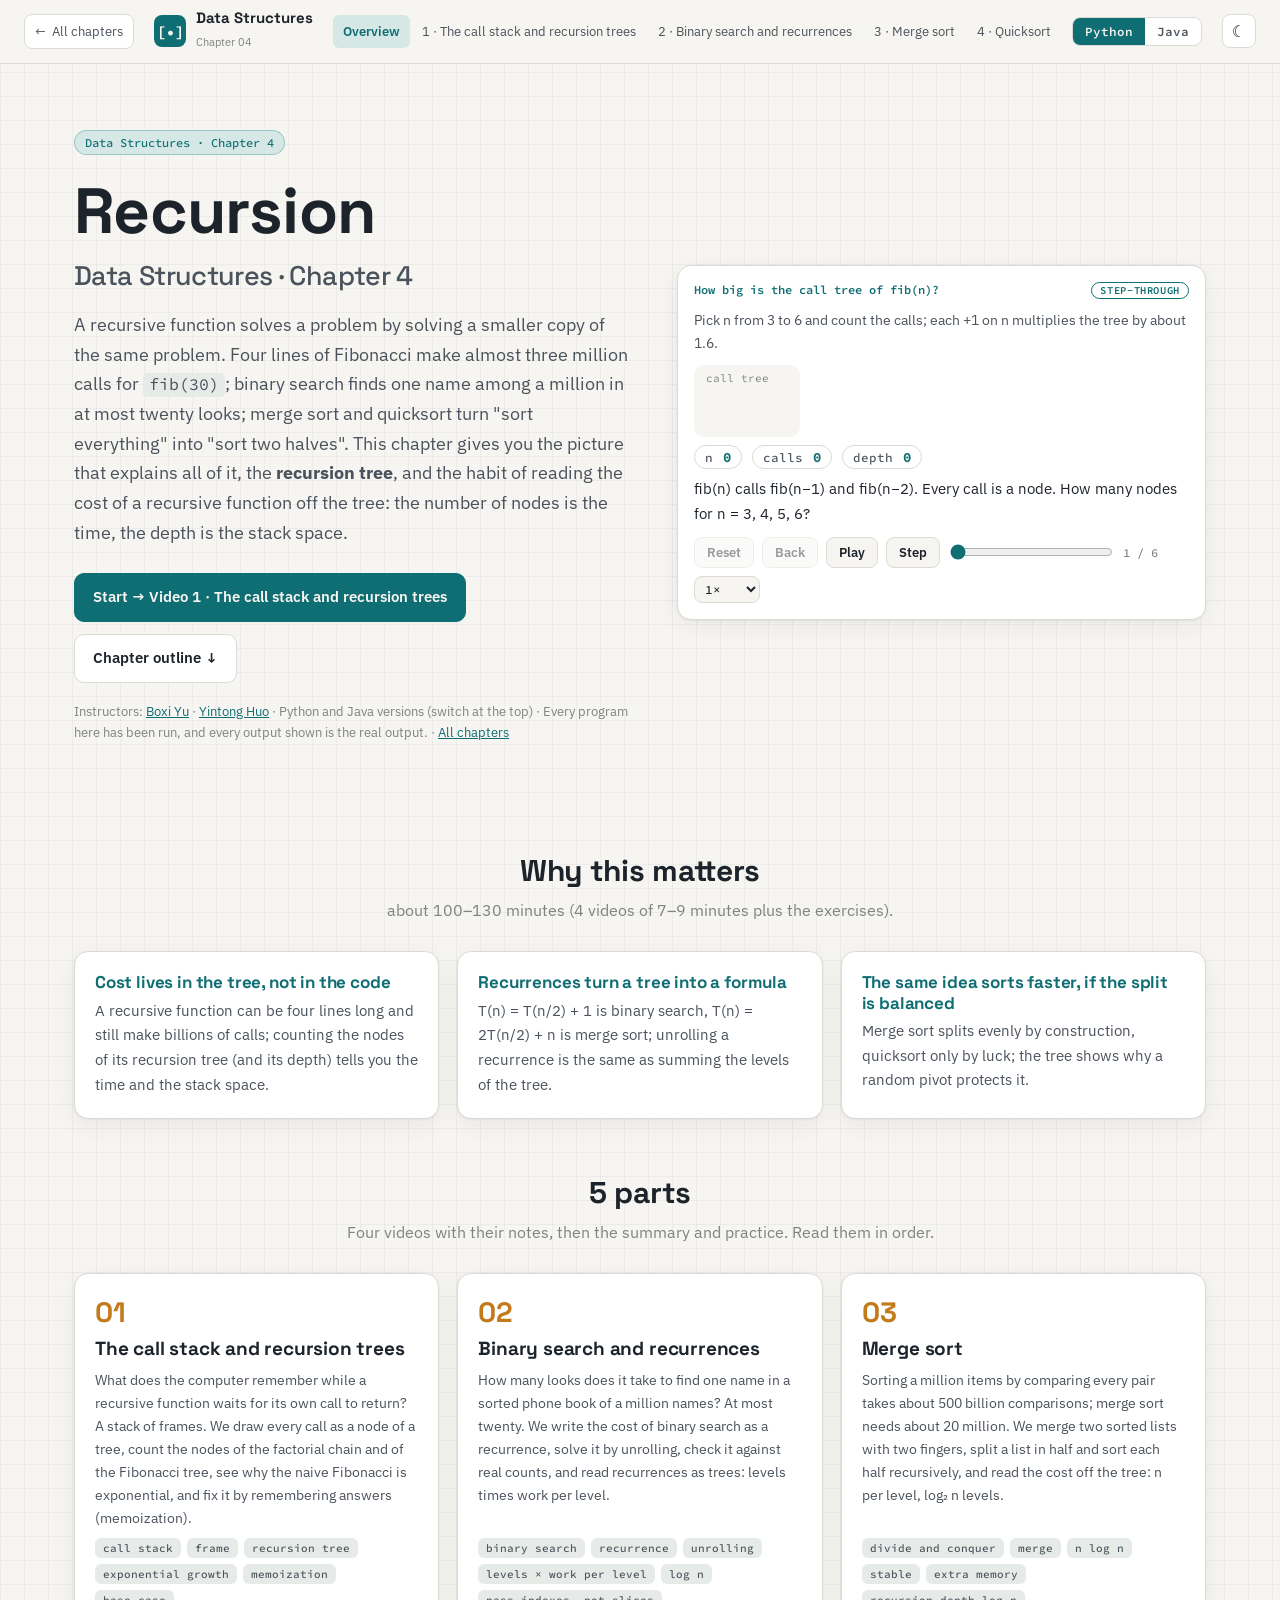
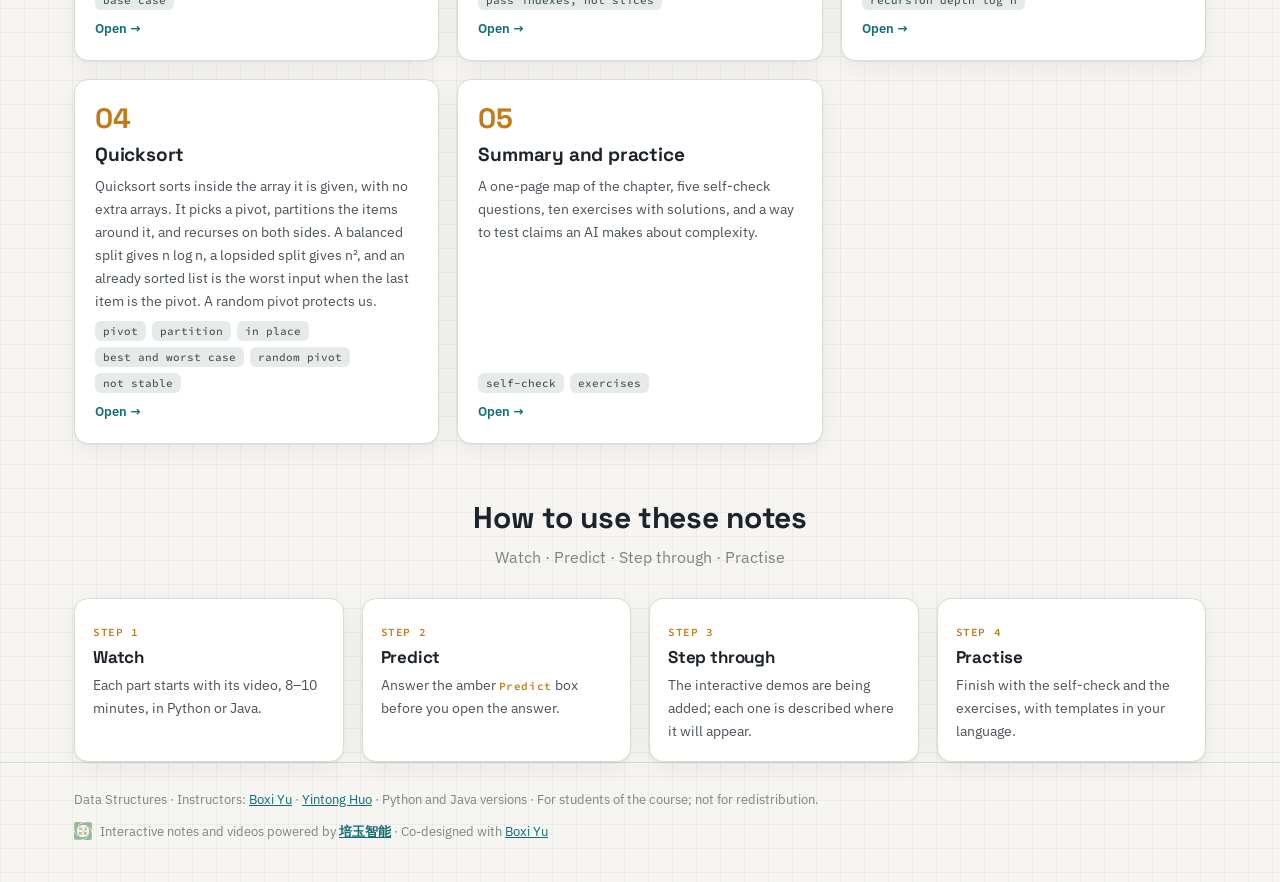
<file: L04/index.html>
<!doctype html>
<html lang="en" data-lang="py">
<head>
  <meta charset="UTF-8">
  <meta name="viewport" content="width=device-width, initial-scale=1.0">
  <title>Recursion — Data Structures · Chapter 4</title>
  <meta name="description" content="Data Structures, chapter 4: interactive notes and videos in Python and Java.">
  <link rel="icon" href="data:image/svg+xml,%3Csvg xmlns='http://www.w3.org/2000/svg' viewBox='0 0 32 32'%3E%3Crect width='32' height='32' rx='7' fill='%230F6E73'/%3E%3Ctext x='16' y='22' font-family='monospace' font-size='13' font-weight='700' text-anchor='middle' fill='%23F6F5F1'%3E[%E2%80%A2]%3C/text%3E%3C/svg%3E">
  <link rel="stylesheet" href="../assets/style.css">
  <link rel="stylesheet" href="../assets/extra.css">
  <script>document.documentElement.className = "js";</script>
</head>
<body>
  <header class="topbar">
    <a class="homelink" href="../index.html" title="All chapters"><span aria-hidden="true">←</span><span class="homelink-text">All chapters</span></a><a class="brand" href="../index.html"><span class="brand-mark">[•]</span><span class="brand-text"><b>Data Structures</b><span>Chapter 04</span></span></a>
    <nav class="chapnav" id="chapnav" aria-label="Chapters"><a href="#/home" data-slug="home">Overview</a><a href="#/video-1" data-slug="video-1">1 · The call stack and recursion trees</a><a href="#/video-2" data-slug="video-2">2 · Binary search and recurrences</a><a href="#/video-3" data-slug="video-3">3 · Merge sort</a><a href="#/video-4" data-slug="video-4">4 · Quicksort</a><a href="#/summary" data-slug="summary">Practice</a></nav>
    <div class="langswitch" role="group" aria-label="Programming language"><button type="button" data-lang="py" aria-pressed="true">Python</button><button type="button" data-lang="java" aria-pressed="false">Java</button></div>
    <button class="iconbtn" id="theme" type="button" title="Light / dark">☾</button>
    <div class="progress" id="progress"></div>
  </header>
<main id="main"><div class="view" data-view="home" data-title="Recursion — Data Structures · Chapter 4">
<div class="wrap">
  <section class="hero">
    <div>
      <span class="pill">Data Structures · Chapter 4</span>
      <h1>Recursion<small>Data Structures · Chapter 4</small></h1>
      <p class="lead">A recursive function solves a problem by solving a smaller copy of the same problem. Four lines of Fibonacci make almost three million calls for <code>fib(30)</code>; binary search finds one name among a million in at most twenty looks; merge sort and quicksort turn "sort everything" into "sort two halves". This chapter gives you the picture that explains all of it, the <b>recursion tree</b>, and the habit of reading the cost of a recursive function off the tree: the number of nodes is the time, the depth is the stack space.</p>
      <div class="btnrow"><a class="btn primary" href="#/video-1">Start → Video 1 · The call stack and recursion trees</a>
      <a class="btn" href="#outline">Chapter outline ↓</a></div>
      <p class="meta">Instructors: <a href="https://boxiyu.github.io/" target="_blank" rel="noopener">Boxi Yu</a> · <a href="https://yintonghuo.github.io/" target="_blank" rel="noopener">Yintong Huo</a> · Python and Java versions (switch at the top) · Every program here has been run, and every output shown is the real output. · <a href="../index.html">All chapters</a></p>
    </div>
    <div><div class="card demo live" data-demo="hero"><div class="head"><span class="title">How big is the call tree of fib(n)?</span></div><p class="what">The recursion tree of fib(n) for n = 3…7 grows node by node; a counter shows the calls so far and the final count, and the depth is marked on the side.</p><noscript><p>This step-through needs JavaScript.</p></noscript><script type="application/json" class="trace-data">{"version":1,"id":"hero","title":"How big is the call tree of fib(n)?","chapter":4,"hint":"Pick n from 3 to 6 and count the calls; each +1 on n multiplies the tree by about 1.6.","frames":[{"caption":"fib(n) calls fib(n−1) and fib(n−2). Every call is a node. How many nodes for n = 3, 4, 5, 6?","views":[{"structure":"tree","state":{"root":null,"nodes":[]},"label":"call tree"}],"counters":{"n":0,"calls":0,"depth":0}},{"caption":"fib(3): 5 calls, depth 3.","views":[{"structure":"tree","state":{"root":0,"nodes":[{"id":0,"label":"fib(3)","left":1,"right":4},{"id":1,"label":"fib(2)","left":2,"right":3},{"id":2,"label":"fib(1)"},{"id":3,"label":"fib(0)"},{"id":4,"label":"fib(1)"}]},"label":"call tree","highlight":[{"at":[0],"role":"C"}]}],"counters":{"n":3,"calls":5,"depth":3}},{"caption":"fib(4): 9 calls, depth 4.","views":[{"structure":"tree","state":{"root":0,"nodes":[{"id":0,"label":"fib(4)","left":1,"right":6},{"id":1,"label":"fib(3)","left":2,"right":5},{"id":2,"label":"fib(2)","left":3,"right":4},{"id":3,"label":"fib(1)"},{"id":4,"label":"fib(0)"},{"id":5,"label":"fib(1)"},{"id":6,"label":"fib(2)","left":7,"right":8},{"id":7,"label":"fib(1)"},{"id":8,"label":"fib(0)"}]},"label":"call tree","highlight":[{"at":[0],"role":"C"}]}],"counters":{"n":4,"calls":9,"depth":4}},{"caption":"fib(5): 15 calls, depth 5.","views":[{"structure":"tree","state":{"root":0,"nodes":[{"id":0,"label":"fib(5)","left":1,"right":10},{"id":1,"label":"fib(4)","left":2,"right":7},{"id":2,"label":"fib(3)","left":3,"right":6},{"id":3,"label":"fib(2)","left":4,"right":5},{"id":4,"label":"fib(1)"},{"id":5,"label":"fib(0)"},{"id":6,"label":"fib(1)"},{"id":7,"label":"fib(2)","left":8,"right":9},{"id":8,"label":"fib(1)"},{"id":9,"label":"fib(0)"},{"id":10,"label":"fib(3)","left":11,"right":14},{"id":11,"label":"fib(2)","left":12,"right":13},{"id":12,"label":"fib(1)"},{"id":13,"label":"fib(0)"},{"id":14,"label":"fib(1)"}]},"label":"call tree","highlight":[{"at":[0],"role":"C"}]}],"counters":{"n":5,"calls":15,"depth":5},"predict":{"question":"fib(5) needed 15 calls. Will fib(6) need about 16, 20 or 25?","answer":"25: each increase of n multiplies the number of calls by about 1.6 (golden ratio). fib(7) would need 41."}},{"caption":"fib(6): 25 calls, depth 6.","views":[{"structure":"tree","state":{"root":0,"nodes":[{"id":0,"label":"fib(6)","left":1,"right":16},{"id":1,"label":"fib(5)","left":2,"right":11},{"id":2,"label":"fib(4)","left":3,"right":8},{"id":3,"label":"fib(3)","left":4,"right":7},{"id":4,"label":"fib(2)","left":5,"right":6},{"id":5,"label":"fib(1)"},{"id":6,"label":"fib(0)"},{"id":7,"label":"fib(1)"},{"id":8,"label":"fib(2)","left":9,"right":10},{"id":9,"label":"fib(1)"},{"id":10,"label":"fib(0)"},{"id":11,"label":"fib(3)","left":12,"right":15},{"id":12,"label":"fib(2)","left":13,"right":14},{"id":13,"label":"fib(1)"},{"id":14,"label":"fib(0)"},{"id":15,"label":"fib(1)"},{"id":16,"label":"fib(4)","left":17,"right":22},{"id":17,"label":"fib(3)","left":18,"right":21},{"id":18,"label":"fib(2)","left":19,"right":20},{"id":19,"label":"fib(1)"},{"id":20,"label":"fib(0)"},{"id":21,"label":"fib(1)"},{"id":22,"label":"fib(2)","left":23,"right":24},{"id":23,"label":"fib(1)"},{"id":24,"label":"fib(0)"}]},"label":"call tree","highlight":[{"at":[0],"role":"C"}]}],"counters":{"n":6,"calls":25,"depth":6}},{"caption":"fib(7) would already need 41 calls, fib(30) about 2.7 million, fib(50) about 40 billion: the calls grow exponentially.","views":[{"structure":"tree","state":{"root":0,"nodes":[{"id":0,"label":"fib(6)","left":1,"right":16},{"id":1,"label":"fib(5)","left":2,"right":11},{"id":2,"label":"fib(4)","left":3,"right":8},{"id":3,"label":"fib(3)","left":4,"right":7},{"id":4,"label":"fib(2)","left":5,"right":6},{"id":5,"label":"fib(1)"},{"id":6,"label":"fib(0)"},{"id":7,"label":"fib(1)"},{"id":8,"label":"fib(2)","left":9,"right":10},{"id":9,"label":"fib(1)"},{"id":10,"label":"fib(0)"},{"id":11,"label":"fib(3)","left":12,"right":15},{"id":12,"label":"fib(2)","left":13,"right":14},{"id":13,"label":"fib(1)"},{"id":14,"label":"fib(0)"},{"id":15,"label":"fib(1)"},{"id":16,"label":"fib(4)","left":17,"right":22},{"id":17,"label":"fib(3)","left":18,"right":21},{"id":18,"label":"fib(2)","left":19,"right":20},{"id":19,"label":"fib(1)"},{"id":20,"label":"fib(0)"},{"id":21,"label":"fib(1)"},{"id":22,"label":"fib(2)","left":23,"right":24},{"id":23,"label":"fib(1)"},{"id":24,"label":"fib(0)"}]},"label":"fib(6) call tree"}],"counters":{"n":7,"calls":41}}]}</script></div></div>
  </section>
  <h2 class="section-title">Why this matters</h2><p class="section-sub">about 100–130 minutes (4 videos of 7–9 minutes plus the exercises).</p>
  <div class="why"><div class="card"><h3>Cost lives in the tree, not in the code</h3><p>A recursive function can be four lines long and still make billions of calls; counting the nodes of its recursion tree (and its depth) tells you the time and the stack space.</p></div><div class="card"><h3>Recurrences turn a tree into a formula</h3><p>T(n) = T(n/2) + 1 is binary search, T(n) = 2T(n/2) + n is merge sort; unrolling a recurrence is the same as summing the levels of the tree.</p></div><div class="card"><h3>The same idea sorts faster, if the split is balanced</h3><p>Merge sort splits evenly by construction, quicksort only by luck; the tree shows why a random pivot protects it.</p></div></div>
  <h2 class="section-title" id="outline">5 parts</h2>
  <p class="section-sub">Four videos with their notes, then the summary and practice. Read them in order.</p>
  <div class="chapters"><a class="card chapcard" href="#/video-1"><span class="num">01</span><h3>The call stack and recursion trees</h3><p>What does the computer remember while a recursive function waits for its own call to return? A stack of frames. We draw every call as a node of a tree, count the nodes of the factorial chain and of the Fibonacci tree, see why the naive Fibonacci is exponential, and fix it by remembering answers (memoization).</p><div class="tags"><span class=tag>call stack</span><span class=tag>frame</span><span class=tag>recursion tree</span><span class=tag>exponential growth</span><span class=tag>memoization</span><span class=tag>base case</span></div><span class="go">Open →</span></a><a class="card chapcard" href="#/video-2"><span class="num">02</span><h3>Binary search and recurrences</h3><p>How many looks does it take to find one name in a sorted phone book of a million names? At most twenty. We write the cost of binary search as a recurrence, solve it by unrolling, check it against real counts, and read recurrences as trees: levels times work per level.</p><div class="tags"><span class=tag>binary search</span><span class=tag>recurrence</span><span class=tag>unrolling</span><span class=tag>levels × work per level</span><span class=tag>log n</span><span class=tag>pass indexes, not slices</span></div><span class="go">Open →</span></a><a class="card chapcard" href="#/video-3"><span class="num">03</span><h3>Merge sort</h3><p>Sorting a million items by comparing every pair takes about 500 billion comparisons; merge sort needs about 20 million. We merge two sorted lists with two fingers, split a list in half and sort each half recursively, and read the cost off the tree: n per level, log₂ n levels.</p><div class="tags"><span class=tag>divide and conquer</span><span class=tag>merge</span><span class=tag>n log n</span><span class=tag>stable</span><span class=tag>extra memory</span><span class=tag>recursion depth log n</span></div><span class="go">Open →</span></a><a class="card chapcard" href="#/video-4"><span class="num">04</span><h3>Quicksort</h3><p>Quicksort sorts inside the array it is given, with no extra arrays. It picks a pivot, partitions the items around it, and recurses on both sides. A balanced split gives n log n, a lopsided split gives n², and an already sorted list is the worst input when the last item is the pivot. A random pivot protects us.</p><div class="tags"><span class=tag>pivot</span><span class=tag>partition</span><span class=tag>in place</span><span class=tag>best and worst case</span><span class=tag>random pivot</span><span class=tag>not stable</span></div><span class="go">Open →</span></a><a class="card chapcard" href="#/summary"><span class="num">05</span><h3>Summary and practice</h3><p>A one-page map of the chapter, five self-check questions, ten exercises with solutions, and a way to test claims an AI makes about complexity.</p><div class="tags"><span class="tag">self-check</span><span class="tag">exercises</span></div><span class="go">Open →</span></a></div>
  <h2 class="section-title">How to use these notes</h2>
  <p class="section-sub">Watch · Predict · Step through · Practise</p>
  <div class="steps">
    <div class="card"><b>STEP 1</b><h3>Watch</h3><p>Each part starts with its video, 8–10 minutes, in Python or Java.</p></div>
    <div class="card"><b>STEP 2</b><h3>Predict</h3><p>Answer the amber <b>Predict</b> box before you open the answer.</p></div>
    <div class="card"><b>STEP 3</b><h3>Step through</h3><p>The interactive demos are being added; each one is described where it will appear.</p></div>
    <div class="card"><b>STEP 4</b><h3>Practise</h3><p>Finish with the self-check and the exercises, with templates in your language.</p></div>
  </div>
</div></div><div class="view" data-view="video-1" data-title="The call stack and recursion trees — Data Structures · Chapter 4" hidden>
<div class="wrap">
  <section class="chap-hero">
    <div>
      <span class="pill">Video 1</span>
      <h1>The call stack and recursion trees</h1>
      
      <p class="abstract">What does the computer remember while a recursive function waits for its own call to return? A stack of frames. We draw every call as a node of a tree, count the nodes of the factorial chain and of the Fibonacci tree, see why the naive Fibonacci is exponential, and fix it by remembering answers (memoization).</p>
      <div class="tags"><span class="tag">call stack</span><span class="tag">frame</span><span class="tag">recursion tree</span><span class="tag">exponential growth</span><span class="tag">memoization</span><span class="tag">base case</span></div>
    </div>
    <div><div class="card video" data-id="ch-v1" data-title="The call stack and recursion trees" data-py="media/ch04-v1-py.mp4" data-pyvtt="media/ch04-v1-py.vtt" data-java="media/ch04-v1-java.mp4" data-javavtt="media/ch04-v1-java.vtt" data-a-end="298.77"><div class="vsoon"><b>The call stack and recursion trees</b>Video in preparation.</div></div></div>
  </section>
  <div class="chap-body">
    <nav class="toc" aria-label="In this chapter"><b>IN THIS CHAPTER</b><a href="#/video-1/frames-and-the-call-stack" data-sec="frames-and-the-call-stack">§1 Frames and the call stack</a><a href="#/video-1/the-recursion-tree-nodes-are-time-depth-is-space" data-sec="the-recursion-tree-nodes-are-time-depth-is-space">§2 The recursion tree: nodes are time, depth is space</a><a href="#/video-1/fibonacci-a-wide-tree" data-sec="fibonacci-a-wide-tree">§3 Fibonacci: a wide tree</a><a href="#/video-1/memoization" data-sec="memoization">§4 Memoization</a><a href="#/video-1/the-stack-is-finite" data-sec="the-stack-is-finite">§5 The stack is finite</a></nav>
    <article><section id="frames-and-the-call-stack"><h2><span class="sec">§1</span>Frames and the call stack</h2><p>When a function calls itself, the computer cannot forget where it was: it stores a <b>frame</b> (the arguments and the place to continue from) on the <b>call stack</b>. The last call made is the first to return (last in, first out, exactly the stack of chapter 3).</p>
<div class="codewrap only-py"><pre class="code" data-lang="py"><span class="ln" data-n="1"><span class="tk-kw">def</span> <span class="tk-fn">factorial</span>(n):</span><span class="ln" data-n="2">    <span class="tk-kw">if</span> n == <span class="tk-num">0</span>:</span><span class="ln" data-n="3">        <span class="tk-kw">return</span> <span class="tk-num">1</span></span><span class="ln" data-n="4">    <span class="tk-kw">return</span> n * <span class="tk-fn">factorial</span>(n - <span class="tk-num">1</span>)</span></pre></div>
<div class="codewrap only-java"><pre class="code" data-lang="java"><span class="ln" data-n="1"><span class="tk-kw">public</span> <span class="tk-kw">static</span> <span class="tk-kw">long</span> <span class="tk-fn">factorial</span>(<span class="tk-kw">int</span> n) {</span><span class="ln" data-n="2">    <span class="tk-kw">if</span> (n == <span class="tk-num">0</span>) {</span><span class="ln" data-n="3">        <span class="tk-kw">return</span> <span class="tk-num">1</span>;</span><span class="ln" data-n="4">    }</span><span class="ln" data-n="5">    <span class="tk-kw">return</span> n * <span class="tk-fn">factorial</span>(n - <span class="tk-num">1</span>);</span><span class="ln" data-n="6">}</span></pre></div>
<p>The code is in <code class="only-py">code/py/recursion.py</code><code class="only-java">code/java/Recursion.java</code>. A traced run of <code>factorial(3)</code> (the real output of <code>factorial_trace</code> / <code>factorialTrace</code>):</p>
<div class="codewrap"><pre class="code nonum"><span class="ln" data-n="1">factorial(3)</span><span class="ln" data-n="2">    factorial(2)</span><span class="ln" data-n="3">        factorial(1)</span><span class="ln" data-n="4">            factorial(0)</span><span class="ln" data-n="5">            returns 1</span><span class="ln" data-n="6">        returns 1</span><span class="ln" data-n="7">    returns 2</span><span class="ln" data-n="8">returns 6</span></pre></div>
<div class="card demo live" data-demo="call-stack-factorial"><div class="head"><span class="title">The call stack of factorial(3)</span></div><p class="what">The code with a pointer on the current line and the call stack drawn next to it: each call pushes a frame holding n, factorial(0) is the base case, then the frames pop one by one and the returned values 1, 1, 2, 6 appear. Choose n = 1…6.</p><noscript><p>This step-through needs JavaScript.</p></noscript><script type="application/json" class="trace-data">{"version":1,"id":"call-stack-factorial","title":"The call stack of factorial(3)","hint":"Every call gets a frame on top of the stack; a return pops it. The last call made returns first.","source":{"py":{"file":"recursion.py","code":"calls = 0\n\n\ndef factorial(n):\n    if n == 0:\n        return 1\n    return n * factorial(n - 1)\n\n\ndef factorial_trace(n, depth=0):\n    indent = \"    \" * depth\n    print(indent + \"factorial(\" + str(n) + \")\")\n    if n == 0:\n        result = 1\n    else:\n        result = n * factorial_trace(n - 1, depth + 1)\n    print(indent + \"returns \" + str(result))\n    return result\n\n\ndef fib(n):\n    global calls\n    calls += 1\n    if n <= 1:\n        return n\n    return fib(n - 1) + fib(n - 2)\n\n\ndef fib_memo(n, memo=None):\n    global calls\n    calls += 1\n    if memo is None:\n        memo = {}\n    if n <= 1:\n        return n\n    if n not in memo:\n        memo[n] = fib_memo(n - 1, memo) + fib_memo(n - 2, memo)\n    return memo[n]\n\n\ndef depth(n):\n    if n == 0:\n        return 0\n    return 1 + depth(n - 1)"},"java":{"file":"Recursion.java","code":"import java.util.HashMap;\nimport java.util.Map;\n\npublic final class Recursion {\n    private Recursion() {}\n\n    public static long calls = 0;\n\n    public static long factorial(int n) {\n        if (n == 0) {\n            return 1;\n        }\n        return n * factorial(n - 1);\n    }\n\n    public static long factorialTrace(int n, int depth) {\n        String indent = \"    \".repeat(depth);\n        System.out.println(indent + \"factorial(\" + n + \")\");\n        long result;\n        if (n == 0) {\n            result = 1;\n        } else {\n            result = n * factorialTrace(n - 1, depth + 1);\n        }\n        System.out.println(indent + \"returns \" + result);\n        return result;\n    }\n\n    public static long fib(int n) {\n        calls++;\n        if (n <= 1) {\n            return n;\n        }\n        return fib(n - 1) + fib(n - 2);\n    }\n\n    public static long fibMemo(int n) {\n        return fibMemo(n, new HashMap<>());\n    }\n\n    private static long fibMemo(int n, Map<Integer, Long> memo) {\n        calls++;\n        if (n <= 1) {\n            return n;\n        }\n        if (!memo.containsKey(n)) {\n            memo.put(n, fibMemo(n - 1, memo) + fibMemo(n - 2, memo));\n        }\n        return memo.get(n);\n    }\n\n    public static int depth(int n) {\n        if (n == 0) {\n            return 0;\n        }\n        return 1 + depth(n - 1);\n    }\n}"}},"frames":[{"caption":"factorial(3) calls factorial(2), which calls factorial(1), …  Watch the stack of unfinished calls.","views":[{"structure":"stack","state":{"items":[],"capacity":5},"label":"call stack"}],"counters":{"depth":0}},{"caption":"Call factorial(3): a new frame goes on top of the stack. It will need factorial(2) first.","views":[{"structure":"stack","state":{"items":["factorial(3)"],"capacity":5},"label":"call stack","highlight":[{"at":[0],"role":"C"}]}],"counters":{"depth":1},"code_line":{"py":4,"java":9}},{"caption":"Call factorial(2): a new frame goes on top of the stack. It will need factorial(1) first.","views":[{"structure":"stack","state":{"items":["factorial(3)","factorial(2)"],"capacity":5},"label":"call stack","highlight":[{"at":[1],"role":"C"}]}],"counters":{"depth":2},"code_line":{"py":4,"java":9}},{"caption":"Call factorial(1): a new frame goes on top of the stack. It will need factorial(0) first.","views":[{"structure":"stack","state":{"items":["factorial(3)","factorial(2)","factorial(1)"],"capacity":5},"label":"call stack","highlight":[{"at":[2],"role":"C"}]}],"counters":{"depth":3},"code_line":{"py":4,"java":9}},{"caption":"Call factorial(0): a new frame goes on top of the stack. n is 0: the base case, no further call.","views":[{"structure":"stack","state":{"items":["factorial(3)","factorial(2)","factorial(1)","factorial(0)"],"capacity":5},"label":"call stack","highlight":[{"at":[3],"role":"C"}]}],"counters":{"depth":4},"code_line":{"py":4,"java":9},"predict":{"question":"factorial(0) is the base case. What does it return, and which call returns first?","answer":"It returns 1, and it is the first call to return: the last call made is the first to finish (last in, first out)."}},{"caption":"factorial(0) returns 1. Its frame is popped.","views":[{"structure":"stack","state":{"items":["factorial(3)","factorial(2)","factorial(1)","factorial(0) → 1"],"capacity":5},"label":"call stack","highlight":[{"at":[3],"role":"A"}]}],"counters":{"depth":4},"code_line":{"py":6,"java":11}},{"caption":"The frame is gone. factorial(1) can now finish.","views":[{"structure":"stack","state":{"items":["factorial(3)","factorial(2)","factorial(1)"],"capacity":5},"label":"call stack"}],"counters":{"depth":3}},{"caption":"factorial(1) returns 1 = 1 × 1. Its frame is popped.","views":[{"structure":"stack","state":{"items":["factorial(3)","factorial(2)","factorial(1) → 1"],"capacity":5},"label":"call stack","highlight":[{"at":[2],"role":"A"}]}],"counters":{"depth":3},"code_line":{"py":7,"java":13}},{"caption":"The frame is gone. factorial(2) can now finish.","views":[{"structure":"stack","state":{"items":["factorial(3)","factorial(2)"],"capacity":5},"label":"call stack"}],"counters":{"depth":2}},{"caption":"factorial(2) returns 2 = 2 × 1. Its frame is popped.","views":[{"structure":"stack","state":{"items":["factorial(3)","factorial(2) → 2"],"capacity":5},"label":"call stack","highlight":[{"at":[1],"role":"A"}]}],"counters":{"depth":2},"code_line":{"py":7,"java":13}},{"caption":"The frame is gone. factorial(3) can now finish.","views":[{"structure":"stack","state":{"items":["factorial(3)"],"capacity":5},"label":"call stack"}],"counters":{"depth":1}},{"caption":"factorial(3) returns 6 = 3 × 2. Its frame is popped.","views":[{"structure":"stack","state":{"items":["factorial(3) → 6"],"capacity":5},"label":"call stack","highlight":[{"at":[0],"role":"A"}]}],"counters":{"depth":1},"code_line":{"py":7,"java":13}},{"caption":"The frame is gone. The stack is empty: factorial(3) = 6.","views":[{"structure":"stack","state":{"items":[],"capacity":5},"label":"call stack"}],"counters":{"depth":0}}]}</script></div>
<div class="callout predict"><b>PREDICT</b><p>How many frames are on the stack at the deepest moment for factorial(3)? For factorial(100)?</p><details class="reveal"><summary>Show the answer</summary><p><b>Four</b> for <code>factorial(3)</code> (n = 3, 2, 1, 0), and <b>101</b> for <code>factorial(100)</code>: n + 1 frames, one per call. For factorial the recursion tree is a chain, so the number of nodes and the depth are both n + 1.</p></details></div></section><section id="the-recursion-tree-nodes-are-time-depth-is-space"><h2><span class="sec">§2</span>The recursion tree: nodes are time, depth is space</h2><p>Draw each call as a node, with the calls it makes as its children. Two numbers describe any recursive function: the <b>number of nodes</b> (the time: every call does some work) and the <b>depth</b> (how many frames can be on the stack at once: the space).</p>
<div class="callout note"><b>NOTE · Base case.</b><p>Every chain of calls must reach a case that returns without calling itself. In <code>factorial</code> it is <code>n == 0</code>. Exercise 9 shows how a base case that looks fine can still be missed.</p></div></section><section id="fibonacci-a-wide-tree"><h2><span class="sec">§3</span>Fibonacci: a wide tree</h2><p>Each call of <code>fib</code> makes two calls, so the tree widens as it goes down. For <code>fib(5)</code> the tree has 15 nodes and only five levels: <code>fib(3)</code> is computed twice and <code>fib(2)</code> three times, because the tree keeps solving the same small problems from scratch.</p>
<div class="card demo live" data-demo="fib-call-tree"><div class="head"><span class="title">The calls of fib(5)</span></div><p class="what">The tree of fib(n), n = 3…7, expands one level at a time; repeated subproblems share a colour, a counter shows the nodes so far, a bar shows the depth. A toggle switches to the memoized tree where repeated nodes become single lookups.</p><noscript><p>This step-through needs JavaScript.</p></noscript><script type="application/json" class="trace-data">{"version":1,"id":"fib-call-tree","title":"The calls of fib(5)","hint":"Every call becomes a node; the same subproblem shows up again and again. Step through the whole tree.","source":{"py":{"file":"recursion.py","code":"calls = 0\n\n\ndef factorial(n):\n    if n == 0:\n        return 1\n    return n * factorial(n - 1)\n\n\ndef factorial_trace(n, depth=0):\n    indent = \"    \" * depth\n    print(indent + \"factorial(\" + str(n) + \")\")\n    if n == 0:\n        result = 1\n    else:\n        result = n * factorial_trace(n - 1, depth + 1)\n    print(indent + \"returns \" + str(result))\n    return result\n\n\ndef fib(n):\n    global calls\n    calls += 1\n    if n <= 1:\n        return n\n    return fib(n - 1) + fib(n - 2)\n\n\ndef fib_memo(n, memo=None):\n    global calls\n    calls += 1\n    if memo is None:\n        memo = {}\n    if n <= 1:\n        return n\n    if n not in memo:\n        memo[n] = fib_memo(n - 1, memo) + fib_memo(n - 2, memo)\n    return memo[n]\n\n\ndef depth(n):\n    if n == 0:\n        return 0\n    return 1 + depth(n - 1)"},"java":{"file":"Recursion.java","code":"import java.util.HashMap;\nimport java.util.Map;\n\npublic final class Recursion {\n    private Recursion() {}\n\n    public static long calls = 0;\n\n    public static long factorial(int n) {\n        if (n == 0) {\n            return 1;\n        }\n        return n * factorial(n - 1);\n    }\n\n    public static long factorialTrace(int n, int depth) {\n        String indent = \"    \".repeat(depth);\n        System.out.println(indent + \"factorial(\" + n + \")\");\n        long result;\n        if (n == 0) {\n            result = 1;\n        } else {\n            result = n * factorialTrace(n - 1, depth + 1);\n        }\n        System.out.println(indent + \"returns \" + result);\n        return result;\n    }\n\n    public static long fib(int n) {\n        calls++;\n        if (n <= 1) {\n            return n;\n        }\n        return fib(n - 1) + fib(n - 2);\n    }\n\n    public static long fibMemo(int n) {\n        return fibMemo(n, new HashMap<>());\n    }\n\n    private static long fibMemo(int n, Map<Integer, Long> memo) {\n        calls++;\n        if (n <= 1) {\n            return n;\n        }\n        if (!memo.containsKey(n)) {\n            memo.put(n, fibMemo(n - 1, memo) + fibMemo(n - 2, memo));\n        }\n        return memo.get(n);\n    }\n\n    public static int depth(int n) {\n        if (n == 0) {\n            return 0;\n        }\n        return 1 + depth(n - 1);\n    }\n}"}},"frames":[{"caption":"fib(5) = fib(4) + fib(3). Each call will add a node to the tree.","views":[{"structure":"tree","state":{"root":null,"nodes":[]}}],"counters":{"calls":0}},{"caption":"Call fib(5): a new node, call number 1.","views":[{"structure":"tree","state":{"root":0,"nodes":[{"id":0,"label":"fib(5)"}]},"highlight":[{"at":[0],"role":"C"}]}],"counters":{"calls":1},"code_line":{"py":21,"java":29}},{"caption":"Call fib(4): a new node, call number 2.","views":[{"structure":"tree","state":{"root":0,"nodes":[{"id":0,"label":"fib(5)","left":1},{"id":1,"label":"fib(4)"}]},"highlight":[{"at":[1],"role":"C"}]}],"counters":{"calls":2},"code_line":{"py":21,"java":29}},{"caption":"Call fib(3): a new node, call number 3.","views":[{"structure":"tree","state":{"root":0,"nodes":[{"id":0,"label":"fib(5)","left":1},{"id":1,"label":"fib(4)","left":2},{"id":2,"label":"fib(3)"}]},"highlight":[{"at":[2],"role":"C"}]}],"counters":{"calls":3},"code_line":{"py":21,"java":29}},{"caption":"Call fib(2): a new node, call number 4.","views":[{"structure":"tree","state":{"root":0,"nodes":[{"id":0,"label":"fib(5)","left":1},{"id":1,"label":"fib(4)","left":2},{"id":2,"label":"fib(3)","left":3},{"id":3,"label":"fib(2)"}]},"highlight":[{"at":[3],"role":"C"}]}],"counters":{"calls":4},"code_line":{"py":21,"java":29}},{"caption":"Call fib(1): a new node, call number 5.","views":[{"structure":"tree","state":{"root":0,"nodes":[{"id":0,"label":"fib(5)","left":1},{"id":1,"label":"fib(4)","left":2},{"id":2,"label":"fib(3)","left":3},{"id":3,"label":"fib(2)","left":4},{"id":4,"label":"fib(1)"}]},"highlight":[{"at":[4],"role":"C"}]}],"counters":{"calls":5},"code_line":{"py":21,"java":29}},{"caption":"fib(1) returns 1: the base case.","views":[{"structure":"tree","state":{"root":0,"nodes":[{"id":0,"label":"fib(5)","left":1},{"id":1,"label":"fib(4)","left":2},{"id":2,"label":"fib(3)","left":3},{"id":3,"label":"fib(2)","left":4},{"id":4,"label":"fib(1)=1"}]},"highlight":[{"at":[4],"role":"C"},{"at":[4],"role":"A"}]}],"counters":{"calls":5},"code_line":{"py":25,"java":30}},{"caption":"Call fib(0): a new node, call number 6.","views":[{"structure":"tree","state":{"root":0,"nodes":[{"id":0,"label":"fib(5)","left":1},{"id":1,"label":"fib(4)","left":2},{"id":2,"label":"fib(3)","left":3},{"id":3,"label":"fib(2)","left":4,"right":5},{"id":4,"label":"fib(1)=1"},{"id":5,"label":"fib(0)"}]},"highlight":[{"at":[5],"role":"C"},{"at":[4],"role":"A"}]}],"counters":{"calls":6},"code_line":{"py":21,"java":29}},{"caption":"fib(0) returns 0: the base case.","views":[{"structure":"tree","state":{"root":0,"nodes":[{"id":0,"label":"fib(5)","left":1},{"id":1,"label":"fib(4)","left":2},{"id":2,"label":"fib(3)","left":3},{"id":3,"label":"fib(2)","left":4,"right":5},{"id":4,"label":"fib(1)=1"},{"id":5,"label":"fib(0)=0"}]},"highlight":[{"at":[5],"role":"C"},{"at":[4,5],"role":"A"}]}],"counters":{"calls":6},"code_line":{"py":25,"java":30}},{"caption":"fib(2) returns 1: fib(1) + fib(0) = 1 + 0.","views":[{"structure":"tree","state":{"root":0,"nodes":[{"id":0,"label":"fib(5)","left":1},{"id":1,"label":"fib(4)","left":2},{"id":2,"label":"fib(3)","left":3},{"id":3,"label":"fib(2)=1","left":4,"right":5},{"id":4,"label":"fib(1)=1"},{"id":5,"label":"fib(0)=0"}]},"highlight":[{"at":[3],"role":"C"},{"at":[4,5,3],"role":"A"}]}],"counters":{"calls":6},"code_line":{"py":26,"java":34}},{"caption":"Call fib(1): a new node, call number 7.","views":[{"structure":"tree","state":{"root":0,"nodes":[{"id":0,"label":"fib(5)","left":1},{"id":1,"label":"fib(4)","left":2},{"id":2,"label":"fib(3)","left":3,"right":6},{"id":3,"label":"fib(2)=1","left":4,"right":5},{"id":4,"label":"fib(1)=1"},{"id":5,"label":"fib(0)=0"},{"id":6,"label":"fib(1)"}]},"highlight":[{"at":[6],"role":"C"},{"at":[4,5,3],"role":"A"}]}],"counters":{"calls":7},"code_line":{"py":21,"java":29}},{"caption":"fib(1) returns 1: the base case.","views":[{"structure":"tree","state":{"root":0,"nodes":[{"id":0,"label":"fib(5)","left":1},{"id":1,"label":"fib(4)","left":2},{"id":2,"label":"fib(3)","left":3,"right":6},{"id":3,"label":"fib(2)=1","left":4,"right":5},{"id":4,"label":"fib(1)=1"},{"id":5,"label":"fib(0)=0"},{"id":6,"label":"fib(1)=1"}]},"highlight":[{"at":[6],"role":"C"},{"at":[4,5,3,6],"role":"A"}]}],"counters":{"calls":7},"code_line":{"py":25,"java":30}},{"caption":"fib(3) returns 2: fib(2) + fib(1) = 1 + 1.","views":[{"structure":"tree","state":{"root":0,"nodes":[{"id":0,"label":"fib(5)","left":1},{"id":1,"label":"fib(4)","left":2},{"id":2,"label":"fib(3)=2","left":3,"right":6},{"id":3,"label":"fib(2)=1","left":4,"right":5},{"id":4,"label":"fib(1)=1"},{"id":5,"label":"fib(0)=0"},{"id":6,"label":"fib(1)=1"}]},"highlight":[{"at":[2],"role":"C"},{"at":[4,5,3,6,2],"role":"A"}]}],"counters":{"calls":7},"code_line":{"py":26,"java":34}},{"caption":"Call fib(2): a new node, call number 8.","views":[{"structure":"tree","state":{"root":0,"nodes":[{"id":0,"label":"fib(5)","left":1},{"id":1,"label":"fib(4)","left":2,"right":7},{"id":2,"label":"fib(3)=2","left":3,"right":6},{"id":3,"label":"fib(2)=1","left":4,"right":5},{"id":4,"label":"fib(1)=1"},{"id":5,"label":"fib(0)=0"},{"id":6,"label":"fib(1)=1"},{"id":7,"label":"fib(2)"}]},"highlight":[{"at":[7],"role":"C"},{"at":[4,5,3,6,2],"role":"A"}]}],"counters":{"calls":8},"code_line":{"py":21,"java":29},"predict":{"question":"fib(2) already has a node in the tree. Will the tree compute fib(2) all over again?","answer":"Yes: nothing remembers earlier results, so the whole fib(2) subtree is rebuilt. That repeated work is why plain recursion is exponential here."}},{"caption":"Call fib(1): a new node, call number 9.","views":[{"structure":"tree","state":{"root":0,"nodes":[{"id":0,"label":"fib(5)","left":1},{"id":1,"label":"fib(4)","left":2,"right":7},{"id":2,"label":"fib(3)=2","left":3,"right":6},{"id":3,"label":"fib(2)=1","left":4,"right":5},{"id":4,"label":"fib(1)=1"},{"id":5,"label":"fib(0)=0"},{"id":6,"label":"fib(1)=1"},{"id":7,"label":"fib(2)","left":8},{"id":8,"label":"fib(1)"}]},"highlight":[{"at":[8],"role":"C"},{"at":[4,5,3,6,2],"role":"A"}]}],"counters":{"calls":9},"code_line":{"py":21,"java":29}},{"caption":"fib(1) returns 1: the base case.","views":[{"structure":"tree","state":{"root":0,"nodes":[{"id":0,"label":"fib(5)","left":1},{"id":1,"label":"fib(4)","left":2,"right":7},{"id":2,"label":"fib(3)=2","left":3,"right":6},{"id":3,"label":"fib(2)=1","left":4,"right":5},{"id":4,"label":"fib(1)=1"},{"id":5,"label":"fib(0)=0"},{"id":6,"label":"fib(1)=1"},{"id":7,"label":"fib(2)","left":8},{"id":8,"label":"fib(1)=1"}]},"highlight":[{"at":[8],"role":"C"},{"at":[4,5,3,6,2,8],"role":"A"}]}],"counters":{"calls":9},"code_line":{"py":25,"java":30}},{"caption":"Call fib(0): a new node, call number 10.","views":[{"structure":"tree","state":{"root":0,"nodes":[{"id":0,"label":"fib(5)","left":1},{"id":1,"label":"fib(4)","left":2,"right":7},{"id":2,"label":"fib(3)=2","left":3,"right":6},{"id":3,"label":"fib(2)=1","left":4,"right":5},{"id":4,"label":"fib(1)=1"},{"id":5,"label":"fib(0)=0"},{"id":6,"label":"fib(1)=1"},{"id":7,"label":"fib(2)","left":8,"right":9},{"id":8,"label":"fib(1)=1"},{"id":9,"label":"fib(0)"}]},"highlight":[{"at":[9],"role":"C"},{"at":[4,5,3,6,2,8],"role":"A"}]}],"counters":{"calls":10},"code_line":{"py":21,"java":29}},{"caption":"fib(0) returns 0: the base case.","views":[{"structure":"tree","state":{"root":0,"nodes":[{"id":0,"label":"fib(5)","left":1},{"id":1,"label":"fib(4)","left":2,"right":7},{"id":2,"label":"fib(3)=2","left":3,"right":6},{"id":3,"label":"fib(2)=1","left":4,"right":5},{"id":4,"label":"fib(1)=1"},{"id":5,"label":"fib(0)=0"},{"id":6,"label":"fib(1)=1"},{"id":7,"label":"fib(2)","left":8,"right":9},{"id":8,"label":"fib(1)=1"},{"id":9,"label":"fib(0)=0"}]},"highlight":[{"at":[9],"role":"C"},{"at":[4,5,3,6,2,8,9],"role":"A"}]}],"counters":{"calls":10},"code_line":{"py":25,"java":30}},{"caption":"fib(2) returns 1: fib(1) + fib(0) = 1 + 0.","views":[{"structure":"tree","state":{"root":0,"nodes":[{"id":0,"label":"fib(5)","left":1},{"id":1,"label":"fib(4)","left":2,"right":7},{"id":2,"label":"fib(3)=2","left":3,"right":6},{"id":3,"label":"fib(2)=1","left":4,"right":5},{"id":4,"label":"fib(1)=1"},{"id":5,"label":"fib(0)=0"},{"id":6,"label":"fib(1)=1"},{"id":7,"label":"fib(2)=1","left":8,"right":9},{"id":8,"label":"fib(1)=1"},{"id":9,"label":"fib(0)=0"}]},"highlight":[{"at":[7],"role":"C"},{"at":[4,5,3,6,2,8,9,7],"role":"A"}]}],"counters":{"calls":10},"code_line":{"py":26,"java":34}},{"caption":"fib(4) returns 3: fib(3) + fib(2) = 2 + 1.","views":[{"structure":"tree","state":{"root":0,"nodes":[{"id":0,"label":"fib(5)","left":1},{"id":1,"label":"fib(4)=3","left":2,"right":7},{"id":2,"label":"fib(3)=2","left":3,"right":6},{"id":3,"label":"fib(2)=1","left":4,"right":5},{"id":4,"label":"fib(1)=1"},{"id":5,"label":"fib(0)=0"},{"id":6,"label":"fib(1)=1"},{"id":7,"label":"fib(2)=1","left":8,"right":9},{"id":8,"label":"fib(1)=1"},{"id":9,"label":"fib(0)=0"}]},"highlight":[{"at":[1],"role":"C"},{"at":[4,5,3,6,2,8,9,7,1],"role":"A"}]}],"counters":{"calls":10},"code_line":{"py":26,"java":34}},{"caption":"Call fib(3): a new node, call number 11.","views":[{"structure":"tree","state":{"root":0,"nodes":[{"id":0,"label":"fib(5)","left":1,"right":10},{"id":1,"label":"fib(4)=3","left":2,"right":7},{"id":2,"label":"fib(3)=2","left":3,"right":6},{"id":3,"label":"fib(2)=1","left":4,"right":5},{"id":4,"label":"fib(1)=1"},{"id":5,"label":"fib(0)=0"},{"id":6,"label":"fib(1)=1"},{"id":7,"label":"fib(2)=1","left":8,"right":9},{"id":8,"label":"fib(1)=1"},{"id":9,"label":"fib(0)=0"},{"id":10,"label":"fib(3)"}]},"highlight":[{"at":[10],"role":"C"},{"at":[4,5,3,6,2,8,9,7,1],"role":"A"}]}],"counters":{"calls":11},"code_line":{"py":21,"java":29}},{"caption":"Call fib(2): a new node, call number 12.","views":[{"structure":"tree","state":{"root":0,"nodes":[{"id":0,"label":"fib(5)","left":1,"right":10},{"id":1,"label":"fib(4)=3","left":2,"right":7},{"id":2,"label":"fib(3)=2","left":3,"right":6},{"id":3,"label":"fib(2)=1","left":4,"right":5},{"id":4,"label":"fib(1)=1"},{"id":5,"label":"fib(0)=0"},{"id":6,"label":"fib(1)=1"},{"id":7,"label":"fib(2)=1","left":8,"right":9},{"id":8,"label":"fib(1)=1"},{"id":9,"label":"fib(0)=0"},{"id":10,"label":"fib(3)","left":11},{"id":11,"label":"fib(2)"}]},"highlight":[{"at":[11],"role":"C"},{"at":[4,5,3,6,2,8,9,7,1],"role":"A"}]}],"counters":{"calls":12},"code_line":{"py":21,"java":29}},{"caption":"Call fib(1): a new node, call number 13.","views":[{"structure":"tree","state":{"root":0,"nodes":[{"id":0,"label":"fib(5)","left":1,"right":10},{"id":1,"label":"fib(4)=3","left":2,"right":7},{"id":2,"label":"fib(3)=2","left":3,"right":6},{"id":3,"label":"fib(2)=1","left":4,"right":5},{"id":4,"label":"fib(1)=1"},{"id":5,"label":"fib(0)=0"},{"id":6,"label":"fib(1)=1"},{"id":7,"label":"fib(2)=1","left":8,"right":9},{"id":8,"label":"fib(1)=1"},{"id":9,"label":"fib(0)=0"},{"id":10,"label":"fib(3)","left":11},{"id":11,"label":"fib(2)","left":12},{"id":12,"label":"fib(1)"}]},"highlight":[{"at":[12],"role":"C"},{"at":[4,5,3,6,2,8,9,7,1],"role":"A"}]}],"counters":{"calls":13},"code_line":{"py":21,"java":29}},{"caption":"fib(1) returns 1: the base case.","views":[{"structure":"tree","state":{"root":0,"nodes":[{"id":0,"label":"fib(5)","left":1,"right":10},{"id":1,"label":"fib(4)=3","left":2,"right":7},{"id":2,"label":"fib(3)=2","left":3,"right":6},{"id":3,"label":"fib(2)=1","left":4,"right":5},{"id":4,"label":"fib(1)=1"},{"id":5,"label":"fib(0)=0"},{"id":6,"label":"fib(1)=1"},{"id":7,"label":"fib(2)=1","left":8,"right":9},{"id":8,"label":"fib(1)=1"},{"id":9,"label":"fib(0)=0"},{"id":10,"label":"fib(3)","left":11},{"id":11,"label":"fib(2)","left":12},{"id":12,"label":"fib(1)=1"}]},"highlight":[{"at":[12],"role":"C"},{"at":[4,5,3,6,2,8,9,7,1,12],"role":"A"}]}],"counters":{"calls":13},"code_line":{"py":25,"java":30}},{"caption":"Call fib(0): a new node, call number 14.","views":[{"structure":"tree","state":{"root":0,"nodes":[{"id":0,"label":"fib(5)","left":1,"right":10},{"id":1,"label":"fib(4)=3","left":2,"right":7},{"id":2,"label":"fib(3)=2","left":3,"right":6},{"id":3,"label":"fib(2)=1","left":4,"right":5},{"id":4,"label":"fib(1)=1"},{"id":5,"label":"fib(0)=0"},{"id":6,"label":"fib(1)=1"},{"id":7,"label":"fib(2)=1","left":8,"right":9},{"id":8,"label":"fib(1)=1"},{"id":9,"label":"fib(0)=0"},{"id":10,"label":"fib(3)","left":11},{"id":11,"label":"fib(2)","left":12,"right":13},{"id":12,"label":"fib(1)=1"},{"id":13,"label":"fib(0)"}]},"highlight":[{"at":[13],"role":"C"},{"at":[4,5,3,6,2,8,9,7,1,12],"role":"A"}]}],"counters":{"calls":14},"code_line":{"py":21,"java":29}},{"caption":"fib(0) returns 0: the base case.","views":[{"structure":"tree","state":{"root":0,"nodes":[{"id":0,"label":"fib(5)","left":1,"right":10},{"id":1,"label":"fib(4)=3","left":2,"right":7},{"id":2,"label":"fib(3)=2","left":3,"right":6},{"id":3,"label":"fib(2)=1","left":4,"right":5},{"id":4,"label":"fib(1)=1"},{"id":5,"label":"fib(0)=0"},{"id":6,"label":"fib(1)=1"},{"id":7,"label":"fib(2)=1","left":8,"right":9},{"id":8,"label":"fib(1)=1"},{"id":9,"label":"fib(0)=0"},{"id":10,"label":"fib(3)","left":11},{"id":11,"label":"fib(2)","left":12,"right":13},{"id":12,"label":"fib(1)=1"},{"id":13,"label":"fib(0)=0"}]},"highlight":[{"at":[13],"role":"C"},{"at":[4,5,3,6,2,8,9,7,1,12,13],"role":"A"}]}],"counters":{"calls":14},"code_line":{"py":25,"java":30}},{"caption":"fib(2) returns 1: fib(1) + fib(0) = 1 + 0.","views":[{"structure":"tree","state":{"root":0,"nodes":[{"id":0,"label":"fib(5)","left":1,"right":10},{"id":1,"label":"fib(4)=3","left":2,"right":7},{"id":2,"label":"fib(3)=2","left":3,"right":6},{"id":3,"label":"fib(2)=1","left":4,"right":5},{"id":4,"label":"fib(1)=1"},{"id":5,"label":"fib(0)=0"},{"id":6,"label":"fib(1)=1"},{"id":7,"label":"fib(2)=1","left":8,"right":9},{"id":8,"label":"fib(1)=1"},{"id":9,"label":"fib(0)=0"},{"id":10,"label":"fib(3)","left":11},{"id":11,"label":"fib(2)=1","left":12,"right":13},{"id":12,"label":"fib(1)=1"},{"id":13,"label":"fib(0)=0"}]},"highlight":[{"at":[11],"role":"C"},{"at":[4,5,3,6,2,8,9,7,1,12,13,11],"role":"A"}]}],"counters":{"calls":14},"code_line":{"py":26,"java":34}},{"caption":"Call fib(1): a new node, call number 15.","views":[{"structure":"tree","state":{"root":0,"nodes":[{"id":0,"label":"fib(5)","left":1,"right":10},{"id":1,"label":"fib(4)=3","left":2,"right":7},{"id":2,"label":"fib(3)=2","left":3,"right":6},{"id":3,"label":"fib(2)=1","left":4,"right":5},{"id":4,"label":"fib(1)=1"},{"id":5,"label":"fib(0)=0"},{"id":6,"label":"fib(1)=1"},{"id":7,"label":"fib(2)=1","left":8,"right":9},{"id":8,"label":"fib(1)=1"},{"id":9,"label":"fib(0)=0"},{"id":10,"label":"fib(3)","left":11,"right":14},{"id":11,"label":"fib(2)=1","left":12,"right":13},{"id":12,"label":"fib(1)=1"},{"id":13,"label":"fib(0)=0"},{"id":14,"label":"fib(1)"}]},"highlight":[{"at":[14],"role":"C"},{"at":[4,5,3,6,2,8,9,7,1,12,13,11],"role":"A"}]}],"counters":{"calls":15},"code_line":{"py":21,"java":29}},{"caption":"fib(1) returns 1: the base case.","views":[{"structure":"tree","state":{"root":0,"nodes":[{"id":0,"label":"fib(5)","left":1,"right":10},{"id":1,"label":"fib(4)=3","left":2,"right":7},{"id":2,"label":"fib(3)=2","left":3,"right":6},{"id":3,"label":"fib(2)=1","left":4,"right":5},{"id":4,"label":"fib(1)=1"},{"id":5,"label":"fib(0)=0"},{"id":6,"label":"fib(1)=1"},{"id":7,"label":"fib(2)=1","left":8,"right":9},{"id":8,"label":"fib(1)=1"},{"id":9,"label":"fib(0)=0"},{"id":10,"label":"fib(3)","left":11,"right":14},{"id":11,"label":"fib(2)=1","left":12,"right":13},{"id":12,"label":"fib(1)=1"},{"id":13,"label":"fib(0)=0"},{"id":14,"label":"fib(1)=1"}]},"highlight":[{"at":[14],"role":"C"},{"at":[4,5,3,6,2,8,9,7,1,12,13,11,14],"role":"A"}]}],"counters":{"calls":15},"code_line":{"py":25,"java":30}},{"caption":"fib(3) returns 2: fib(2) + fib(1) = 1 + 1.","views":[{"structure":"tree","state":{"root":0,"nodes":[{"id":0,"label":"fib(5)","left":1,"right":10},{"id":1,"label":"fib(4)=3","left":2,"right":7},{"id":2,"label":"fib(3)=2","left":3,"right":6},{"id":3,"label":"fib(2)=1","left":4,"right":5},{"id":4,"label":"fib(1)=1"},{"id":5,"label":"fib(0)=0"},{"id":6,"label":"fib(1)=1"},{"id":7,"label":"fib(2)=1","left":8,"right":9},{"id":8,"label":"fib(1)=1"},{"id":9,"label":"fib(0)=0"},{"id":10,"label":"fib(3)=2","left":11,"right":14},{"id":11,"label":"fib(2)=1","left":12,"right":13},{"id":12,"label":"fib(1)=1"},{"id":13,"label":"fib(0)=0"},{"id":14,"label":"fib(1)=1"}]},"highlight":[{"at":[10],"role":"C"},{"at":[4,5,3,6,2,8,9,7,1,12,13,11,14,10],"role":"A"}]}],"counters":{"calls":15},"code_line":{"py":26,"java":34}},{"caption":"fib(5) returns 5: fib(4) + fib(3) = 3 + 2.","views":[{"structure":"tree","state":{"root":0,"nodes":[{"id":0,"label":"fib(5)=5","left":1,"right":10},{"id":1,"label":"fib(4)=3","left":2,"right":7},{"id":2,"label":"fib(3)=2","left":3,"right":6},{"id":3,"label":"fib(2)=1","left":4,"right":5},{"id":4,"label":"fib(1)=1"},{"id":5,"label":"fib(0)=0"},{"id":6,"label":"fib(1)=1"},{"id":7,"label":"fib(2)=1","left":8,"right":9},{"id":8,"label":"fib(1)=1"},{"id":9,"label":"fib(0)=0"},{"id":10,"label":"fib(3)=2","left":11,"right":14},{"id":11,"label":"fib(2)=1","left":12,"right":13},{"id":12,"label":"fib(1)=1"},{"id":13,"label":"fib(0)=0"},{"id":14,"label":"fib(1)=1"}]},"highlight":[{"at":[0],"role":"C"},{"at":[4,5,3,6,2,8,9,7,1,12,13,11,14,10,0],"role":"A"}]}],"counters":{"calls":15},"code_line":{"py":26,"java":34}},{"caption":"fib(5) = 5 took 15 calls. The red nodes are subproblems that were solved more than once.","views":[{"structure":"tree","state":{"root":0,"nodes":[{"id":0,"label":"fib(5)=5","left":1,"right":10},{"id":1,"label":"fib(4)=3","left":2,"right":7},{"id":2,"label":"fib(3)=2","left":3,"right":6},{"id":3,"label":"fib(2)=1","left":4,"right":5},{"id":4,"label":"fib(1)=1"},{"id":5,"label":"fib(0)=0"},{"id":6,"label":"fib(1)=1"},{"id":7,"label":"fib(2)=1","left":8,"right":9},{"id":8,"label":"fib(1)=1"},{"id":9,"label":"fib(0)=0"},{"id":10,"label":"fib(3)=2","left":11,"right":14},{"id":11,"label":"fib(2)=1","left":12,"right":13},{"id":12,"label":"fib(1)=1"},{"id":13,"label":"fib(0)=0"},{"id":14,"label":"fib(1)=1"}]},"highlight":[{"at":[2,10,3,7,11,4,6,8,12,14,5,9,13],"role":"NO"}]}],"counters":{"calls":15}}]}</script></div>
<div class="callout predict"><b>PREDICT</b><p>fib(30) makes 2,692,537 calls. About how many does fib(32) make?</p><details class="reveal"><summary>Show the answer</summary><p>About <b>7 million</b> (exactly 7,049,155). The count grows by a factor of about 1.6 per step (φ ≈ 1.618), so two steps multiply it by about 2.6: 2,692,537 · 2.6 ≈ 7.0 million. The calls satisfy C(n) = 1 + C(n − 1) + C(n − 2), which Exercise 1(d) solves exactly: C(n) = 2F(n + 1) − 1.</p></details></div>
<p>The calls made by the naive <code>fib(n)</code> (real counts, identical in Python and Java):</p>
<table><thead><tr><th>n</th><th>fib(n)</th><th>calls</th></tr></thead><tbody><tr><td>5</td><td>5</td><td>15</td></tr><tr><td>10</td><td>55</td><td>177</td></tr><tr><td>20</td><td>6,765</td><td>21,891</td></tr><tr><td>30</td><td>832,040</td><td>2,692,537</td></tr></tbody></table>
<p>For n = 50 the count is more than 40 billion (40,730,022,147: the formula, not a run). That is <b>exponential</b> growth, a different animal from the quadratic growth of chapter 1. The tree, not the code, tells you the cost.</p>
<div class="callout pitfall"><b>PITFALL · Few lines of code do not mean cheap.</b><p>The cost of a recursive function is the size of its recursion tree. Count the calls (a global counter, as in <code>code/py/recursion.py</code>) before you trust a recursion.</p></div></section><section id="memoization"><h2><span class="sec">§4</span>Memoization</h2><p>Remember answers: before computing <code>fib(k)</code>, look in a table; if it is there use it, otherwise compute it once and store it. Every subproblem is then solved once, and the number of calls drops to 2n − 1.</p>
<table><thead><tr><th>n</th><th>calls, naive</th><th>calls, memoized</th></tr></thead><tbody><tr><td>5</td><td>15</td><td>9</td></tr><tr><td>10</td><td>177</td><td>19</td></tr><tr><td>20</td><td>21,891</td><td>39</td></tr><tr><td>30</td><td>2,692,537</td><td>59</td></tr></tbody></table>
<p class="only-py">In Python the table is a dictionary passed down the calls (<code>fib_memo(n, memo=None)</code>); the standard library offers <code>functools.lru_cache</code> for the same job.</p>
<p class="only-java">In Java the table is a <code>Map&lt;Integer, Long&gt;</code> passed down the calls (<code>fibMemo</code>); the <code>long</code> results hold fib(n) exactly up to n = 92.</p>
<p>Memoization is the seed of dynamic programming, which this course does not cover; the idea is to turn a wide tree into a table.</p></section><section id="the-stack-is-finite"><h2><span class="sec">§5</span>The stack is finite</h2><p>Every frame takes memory and every language limits how deep a recursion may go; a runaway recursion does not just get slow, it stops with an error.</p>
<p class="only-py">Python limits the depth to 1,000 frames by default: <code>depth(500)</code> works, a deeper call raises <code>RecursionError: maximum recursion depth exceeded</code>. Python integers have unlimited size, so <code>factorial(21)</code> is 51,090,942,171,709,440,000.</p>
<p class="only-java">Java's limit depends on the thread's stack size (the demo's <code>depth(500)</code> works, <code>depth(100_000_000)</code> throws <code>StackOverflowError</code>). Java's <code>long</code> has 64 bits: <code>factorial(20)</code> is 2,432,902,008,176,640,000 but <code>factorial(21)</code> wraps around to −4,249,290,049,419,214,848.</p>
<p>So when you design a recursive function ask two questions: how many nodes does the tree have, and how deep does it go?</p></section><div class="pager" style="margin-top:28px"><a class="card" href="#/"><small>← Back</small><b>Chapter overview</b></a><a class="card next" href="#/video-2"><small>Next →</small><b>Binary search and recurrences</b></a></div></article>
  </div>
</div>
</div><div class="view" data-view="video-2" data-title="Binary search and recurrences — Data Structures · Chapter 4" hidden>
<div class="wrap">
  <section class="chap-hero">
    <div>
      <span class="pill">Video 2</span>
      <h1>Binary search and recurrences</h1>
      
      <p class="abstract">How many looks does it take to find one name in a sorted phone book of a million names? At most twenty. We write the cost of binary search as a recurrence, solve it by unrolling, check it against real counts, and read recurrences as trees: levels times work per level.</p>
      <div class="tags"><span class="tag">binary search</span><span class="tag">recurrence</span><span class="tag">unrolling</span><span class="tag">levels × work per level</span><span class="tag">log n</span><span class="tag">pass indexes, not slices</span></div>
    </div>
    <div><div class="card video" data-id="ch-v2" data-title="Binary search and recurrences" data-py="media/ch04-v2-py.mp4" data-pyvtt="media/ch04-v2-py.vtt" data-java="media/ch04-v2-java.mp4" data-javavtt="media/ch04-v2-java.vtt" data-a-end="273.5"><div class="vsoon"><b>Binary search and recurrences</b>Video in preparation.</div></div></div>
  </section>
  <div class="chap-body">
    <nav class="toc" aria-label="In this chapter"><b>IN THIS CHAPTER</b><a href="#/video-2/throw-half-away" data-sec="throw-half-away">§1 Throw half away</a><a href="#/video-2/the-recurrence" data-sec="the-recurrence">§2 The recurrence</a><a href="#/video-2/reading-recurrences-as-trees" data-sec="reading-recurrences-as-trees">§3 Reading recurrences as trees</a><a href="#/video-2/pass-indexes-not-slices" data-sec="pass-indexes-not-slices">§4 Pass indexes, not slices</a><a href="#/video-2/in-the-standard-library" data-sec="in-the-standard-library">§5 In the standard library</a></nav>
    <article><section id="throw-half-away"><h2><span class="sec">§1</span>Throw half away</h2><p>Look at the middle item. If it is the target, done. If the target is smaller, search the left half, otherwise the right half. The list <b>must be sorted</b>: that is what lets one look rule out half of the items. Searching a half is the same problem again, only smaller.</p>
<div class="card demo live" data-demo="binary-search-steps"><div class="head"><span class="title">Binary search: halve the range</span></div><p class="what">Sixteen sorted numbers with pointers lo, mid, hi; each step dims the ruled-out half and a counter shows the looks so far. Target 51 is found in four looks. Try a target that is not there.</p><noscript><p>This step-through needs JavaScript.</p></noscript><script type="application/json" class="trace-data">{"version":1,"id":"binary-search-steps","title":"Binary search: halve the range","hint":"Find 42 in a sorted list of 15 numbers.","source":{"py":{"file":"binary_search.py","code":"probes = 0\n\n\ndef binary_search(items, target, lo=0, hi=None):\n    global probes\n    if hi is None:\n        hi = len(items) - 1\n    if lo > hi:\n        return -1\n    probes += 1\n    mid = (lo + hi) // 2\n    if items[mid] == target:\n        return mid\n    if items[mid] < target:\n        return binary_search(items, target, mid + 1, hi)\n    return binary_search(items, target, lo, mid - 1)\n\n\ndef binary_search_iter(items, target):\n    global probes\n    lo, hi = 0, len(items) - 1\n    while lo <= hi:\n        probes += 1\n        mid = (lo + hi) // 2\n        if items[mid] == target:\n            return mid\n        if items[mid] < target:\n            lo = mid + 1\n        else:\n            hi = mid - 1\n    return -1\n\n\ndef contains_sliced(items, target):\n    if not items:\n        return False\n    mid = len(items) // 2\n    if items[mid] == target:\n        return True\n    if items[mid] < target:\n        return contains_sliced(items[mid + 1:], target)\n    return contains_sliced(items[:mid], target)"},"java":{"file":"BinarySearch.java","code":"import java.util.Arrays;\n\npublic final class BinarySearch {\n    private BinarySearch() {}\n\n    public static long probes = 0;\n\n    public static int binarySearch(int[] items, int target) {\n        return binarySearch(items, target, 0, items.length - 1);\n    }\n\n    public static int binarySearch(int[] items, int target, int lo, int hi) {\n        if (lo > hi) {\n            return -1;\n        }\n        probes++;\n        int mid = lo + (hi - lo) / 2;\n        if (items[mid] == target) {\n            return mid;\n        }\n        if (items[mid] < target) {\n            return binarySearch(items, target, mid + 1, hi);\n        }\n        return binarySearch(items, target, lo, mid - 1);\n    }\n\n    public static int binarySearchIter(int[] items, int target) {\n        int lo = 0;\n        int hi = items.length - 1;\n        while (lo <= hi) {\n            probes++;\n            int mid = lo + (hi - lo) / 2;\n            if (items[mid] == target) {\n                return mid;\n            }\n            if (items[mid] < target) {\n                lo = mid + 1;\n            } else {\n                hi = mid - 1;\n            }\n        }\n        return -1;\n    }\n\n    public static boolean containsCopied(int[] items, int target) {\n        if (items.length == 0) {\n            return false;\n        }\n        int mid = items.length / 2;\n        if (items[mid] == target) {\n            return true;\n        }\n        if (items[mid] < target) {\n            return containsCopied(Arrays.copyOfRange(items, mid + 1, items.length), target);\n        }\n        return containsCopied(Arrays.copyOfRange(items, 0, mid), target);\n    }\n}"}},"frames":[{"caption":"The list is sorted, so looking at the middle element tells us which half to throw away. Target: 42.","views":[{"structure":"array","state":{"cells":[3,8,12,17,21,25,29,33,38,42,47,51,56,60,64]},"label":"sorted list","highlight":[{"at":[0,1,2,3,4,5,6,7,8,9,10,11,12,13,14],"role":"A"}]}],"counters":{"probes":0,"candidates":15}},{"caption":"Probe 1: range [0, 14], mid = 7, items[7] = 33. 33 < 42: the target is to the right, so lo = 8.","views":[{"structure":"array","state":{"cells":[3,8,12,17,21,25,29,33,38,42,47,51,56,60,64]},"label":"sorted list","highlight":[{"at":[],"role":"DIM"},{"at":[0,1,2,3,4,5,6,7,8,9,10,11,12,13,14],"role":"A"},{"at":[7],"role":"C"}],"pointers":[{"name":"lo","at":0,"side":"below"},{"name":"hi","at":14,"side":"below"},{"name":"mid","at":7}]}],"counters":{"probes":1,"candidates":15},"code_line":{"py":25,"java":33}},{"caption":"Probe 2: range [8, 14], mid = 11, items[11] = 51. 51 > 42: the target is to the left, so hi = 10.","views":[{"structure":"array","state":{"cells":[3,8,12,17,21,25,29,33,38,42,47,51,56,60,64]},"label":"sorted list","highlight":[{"at":[0,1,2,3,4,5,6,7],"role":"DIM"},{"at":[8,9,10,11,12,13,14],"role":"A"},{"at":[11],"role":"C"}],"pointers":[{"name":"lo","at":8,"side":"below"},{"name":"hi","at":14,"side":"below"},{"name":"mid","at":11}]}],"counters":{"probes":2,"candidates":7},"code_line":{"py":25,"java":33},"predict":{"question":"The range is now [8, 14] (7 candidates). Where is the next probe?","answer":"At mid = (8 + 14) // 2 = 11."}},{"caption":"Probe 3: range [8, 10], mid = 9, items[9] = 42. 42 = 42: found at index 9.","views":[{"structure":"array","state":{"cells":[3,8,12,17,21,25,29,33,38,42,47,51,56,60,64]},"label":"sorted list","highlight":[{"at":[0,1,2,3,4,5,6,7,11,12,13,14],"role":"DIM"},{"at":[8,9,10],"role":"A"},{"at":[9],"role":"C"}],"pointers":[{"name":"lo","at":8,"side":"below"},{"name":"hi","at":10,"side":"below"},{"name":"mid","at":9}]}],"counters":{"probes":3,"candidates":3},"code_line":{"py":25,"java":33}},{"caption":"Found 42 at index 9 after 3 probes. Each probe halves the range, so n items need about log₂ n + 1 probes: at most 4 here.","views":[{"structure":"array","state":{"cells":[3,8,12,17,21,25,29,33,38,42,47,51,56,60,64]},"label":"sorted list","highlight":[{"at":[9],"role":"C"}]}],"counters":{"probes":3}}]}</script></div>
<div class="callout predict"><b>PREDICT</b><p>1,000 items need at most 10 looks. The list doubles to 2,000 items. How many looks, at most?</p><details class="reveal"><summary>Show the answer</summary><p>Only <b>11</b>. One extra look cuts the doubled list back to the old size. The tempting answers (20, or "twice as many") confuse halving with doubling.</p></details></div></section><section id="the-recurrence"><h2><span class="sec">§2</span>The recurrence</h2><p>Let T(n) be the largest number of looks for n items. One look, then the same problem on at most half of the list: <b>T(n) = T(n/2) + 1</b>, with T(1) = 1. Unrolling: T(n) = T(n/4) + 2 = T(n/8) + 3 = … = T(1) + k = k + 1 for n = 2ᵏ, that is log₂ n + 1 (Exercise 1(a) proves it by induction).</p>
<p>Real worst-case probe counts (identical in both languages):</p>
<table><thead><tr><th>n</th><th>1</th><th>2</th><th>4</th><th>8</th><th>16</th><th>32</th><th>64</th><th>128</th><th>256</th><th>512</th><th>1,024</th></tr></thead><tbody><tr><td>probes</td><td>1</td><td>2</td><td>3</td><td>4</td><td>5</td><td>6</td><td>7</td><td>8</td><td>9</td><td>10</td><td>11</td></tr></tbody></table>
<p>For n = 1,000 the worst case is 10 probes and for n = 1,000,000 it is 20 (the exact formula is ⌊log₂ n⌋ + 1; Exercise 2 proves it).</p></section><section id="reading-recurrences-as-trees"><h2><span class="sec">§3</span>Reading recurrences as trees</h2><p>Many recursive algorithms fit one shape: a subproblems of size n/b, plus the work to split and combine. Draw the tree: at depth k there are aᵏ nodes, each with a problem of size n/bᵏ, and the cost is the sum level by level. Everything depends on one question: as we go down, does the work per level shrink, stay the same, or grow?</p>
<ul><li><b>Equal</b> on every level: total = work per level × number of levels. Binary search: one look per level, log₂ n levels.</li><li><b>Shrinking:</b> the top level dominates. T(n) = T(n/2) + n costs n + n/2 + n/4 + … &lt; 2n.</li><li><b>Growing:</b> the leaves dominate. T(n) = 2T(n/2) + 1 has 2ᵏ nodes on level k and costs 2n − 1 in all.</li></ul>
<p>This is the idea behind the master theorem; we use the intuition rather than memorize its cases. Merge sort (next video) is the "equal" case with T(n) = 2T(n/2) + n.</p></section><section id="pass-indexes-not-slices"><h2><span class="sec">§4</span>Pass indexes, not slices</h2><div class="codewrap only-py"><pre class="code" data-lang="py"><span class="ln" data-n="1"><span class="tk-kw">return</span> <span class="tk-fn">contains_sliced</span>(items[mid + <span class="tk-num">1</span>:], target)</span></pre></div>
<div class="callout pitfall"><b>PITFALL · A slice is a copy.</b><p>Passing <code>items[mid + 1:]</code> (Python) or <code>Arrays.copyOfRange(...)</code> (Java) to the recursive call looks neat but copies half the list on the first call, a quarter on the second, and so on: about n items in all, far more than twenty looks. The search is no longer logarithmic. Pass the bounds <code>lo</code> and <code>hi</code> instead.</p></div>
<p class="only-py">The recursive and the iterative version are <code>binary_search</code> and <code>binary_search_iter</code> in <code>code/py/binary_search.py</code>; the copying one is <code>contains_sliced</code>.</p>
<p class="only-java">The recursive and the iterative version are <code>binarySearch</code> and <code>binarySearchIter</code> in <code>code/java/BinarySearch.java</code>; the copying one is <code>containsCopied</code>.</p>
<div class="callout pitfall"><b>PITFALL · The midpoint can overflow (Java).</b><p><code>(lo + hi) / 2</code> is fine in Python, whose integers have unlimited size. In Java, <code>lo + hi</code> overflows an <code>int</code> when both are around 2 billion: for lo = 2,000,000,000 and hi = 2,100,000,000 it gives −97,483,648. Use <code>lo + (hi - lo) / 2</code>. The same bug was found in the JDK's own binary search in 2006. (Exercise 10.)</p></div></section><section id="in-the-standard-library"><h2><span class="sec">§5</span>In the standard library</h2><p class="only-py">Use the <code>bisect</code> module: <code>bisect.bisect_left(items, x)</code> returns the position where <code>x</code> is, or would be inserted to keep the list sorted. It returns an insertion point, not −1.</p>
<p class="only-java">Use <code>Arrays.binarySearch(int[], key)</code> (or <code>Collections.binarySearch(list, key)</code>): it returns the index, or −(insertion point) − 1 when the key is missing.</p></section><div class="pager" style="margin-top:28px"><a class="card" href="#/video-1"><small>← Previous</small><b>The call stack and recursion trees</b></a><a class="card next" href="#/video-3"><small>Next →</small><b>Merge sort</b></a></div></article>
  </div>
</div>
</div><div class="view" data-view="video-3" data-title="Merge sort — Data Structures · Chapter 4" hidden>
<div class="wrap">
  <section class="chap-hero">
    <div>
      <span class="pill">Video 3</span>
      <h1>Merge sort</h1>
      
      <p class="abstract">Sorting a million items by comparing every pair takes about 500 billion comparisons; merge sort needs about 20 million. We merge two sorted lists with two fingers, split a list in half and sort each half recursively, and read the cost off the tree: n per level, log₂ n levels.</p>
      <div class="tags"><span class="tag">divide and conquer</span><span class="tag">merge</span><span class="tag">n log n</span><span class="tag">stable</span><span class="tag">extra memory</span><span class="tag">recursion depth log n</span></div>
    </div>
    <div><div class="card video" data-id="ch-v3" data-title="Merge sort" data-py="media/ch04-v3-py.mp4" data-pyvtt="media/ch04-v3-py.vtt" data-java="media/ch04-v3-java.mp4" data-javavtt="media/ch04-v3-java.vtt" data-a-end="278.54"><div class="vsoon"><b>Merge sort</b>Video in preparation.</div></div></div>
  </section>
  <div class="chap-body">
    <nav class="toc" aria-label="In this chapter"><b>IN THIS CHAPTER</b><a href="#/video-3/merge-two-fingers" data-sec="merge-two-fingers">§1 Merge: two fingers</a><a href="#/video-3/split-sort-merge" data-sec="split-sort-merge">§2 Split, sort, merge</a><a href="#/video-3/the-cost-n-per-level-log-n-levels" data-sec="the-cost-n-per-level-log-n-levels">§3 The cost: n per level, log n levels</a><a href="#/video-3/properties" data-sec="properties">§4 Properties</a><a href="#/video-3/in-the-standard-library" data-sec="in-the-standard-library">§5 In the standard library</a></nav>
    <article><section id="merge-two-fingers"><h2><span class="sec">§1</span>Merge: two fingers</h2><p>Two lists are already sorted and we want one sorted list. Put a finger at the front of each, compare the two items, move the smaller to the output and advance that finger. Merging [2, 5, 9] and [1, 6, 7] takes 5 comparisons (1, 2, 5, 6, 7, then 9 is left over); merging n items takes at most n − 1.</p></section><section id="split-sort-merge"><h2><span class="sec">§2</span>Split, sort, merge</h2><p>To sort a list: cut it in half, sort each half the same way, merge. A list of zero or one item is already sorted (the base case). Eight items are cut into eight single items, then merged back as pairs, fours, and one list of eight.</p>
<div class="card demo live" data-demo="merge-sort-split-merge"><div class="head"><span class="title">Merge sort: split, then merge</span></div><p class="what">Eight numbers are cut in half down to single items (the recursion tree on top), then merged back up; each merge shows the two fingers and a counter of comparisons. Choose the numbers or shuffle.</p><noscript><p>This step-through needs JavaScript.</p></noscript><script type="application/json" class="trace-data">{"version":1,"id":"merge-sort-split-merge","title":"Merge sort: split, then merge","hint":"Each call splits its list in half and sorts the halves; on the way back up the sorted halves are merged.","source":{"py":{"file":"merge_sort.py","code":"comparisons = 0\n\n\ndef merge_sort(items):\n    if len(items) <= 1:\n        return items\n    mid = len(items) // 2\n    left = merge_sort(items[:mid])\n    right = merge_sort(items[mid:])\n    return merge(left, right)\n\n\ndef merge(left, right):\n    global comparisons\n    result = []\n    i = j = 0\n    while i < len(left) and j < len(right):\n        comparisons += 1\n        if left[i] <= right[j]:\n            result.append(left[i])\n            i += 1\n        else:\n            result.append(right[j])\n            j += 1\n    result.extend(left[i:])\n    result.extend(right[j:])\n    return result"},"java":{"file":"MergeSort.java","code":"import java.util.Arrays;\n\npublic final class MergeSort {\n    private MergeSort() {}\n\n    public static long comparisons = 0;\n\n    public static int[] mergeSort(int[] items) {\n        if (items.length <= 1) {\n            return items;\n        }\n        int mid = items.length / 2;\n        int[] left = mergeSort(Arrays.copyOfRange(items, 0, mid));\n        int[] right = mergeSort(Arrays.copyOfRange(items, mid, items.length));\n        return merge(left, right);\n    }\n\n    static int[] merge(int[] left, int[] right) {\n        int[] result = new int[left.length + right.length];\n        int i = 0;\n        int j = 0;\n        int k = 0;\n        while (i < left.length && j < right.length) {\n            comparisons++;\n            if (left[i] <= right[j]) {\n                result[k++] = left[i++];\n            } else {\n                result[k++] = right[j++];\n            }\n        }\n        while (i < left.length) {\n            result[k++] = left[i++];\n        }\n        while (j < right.length) {\n            result[k++] = right[j++];\n        }\n        return result;\n    }\n}"}},"frames":[{"caption":"Sort [5, 2, 8, 1, 9, 3]. merge_sort splits the list in the middle and calls itself on each half until a half has one element.","views":[{"structure":"tree","state":{"root":null,"nodes":[]}}],"counters":{"comparisons":0}},{"caption":"Call merge_sort([5, 2, 8, 1, 9, 3]): split it in two and recurse.","views":[{"structure":"tree","state":{"root":0,"nodes":[{"id":0,"label":"[5,2,8,1,9,3]"}]},"highlight":[{"at":[0],"role":"C"}]}],"counters":{"comparisons":0},"code_line":{"py":4,"java":8}},{"caption":"Call merge_sort([5, 2, 8]): split it in two and recurse.","views":[{"structure":"tree","state":{"root":0,"nodes":[{"id":0,"label":"[5,2,8,1,9,3]","left":1},{"id":1,"label":"[5,2,8]"}]},"highlight":[{"at":[1],"role":"C"}]}],"counters":{"comparisons":0},"code_line":{"py":4,"java":8}},{"caption":"Call merge_sort([5]): one element is already sorted, the base case.","views":[{"structure":"tree","state":{"root":0,"nodes":[{"id":0,"label":"[5,2,8,1,9,3]","left":1},{"id":1,"label":"[5,2,8]","left":2},{"id":2,"label":"[5]"}]},"highlight":[{"at":[2],"role":"C"}]}],"counters":{"comparisons":0},"code_line":{"py":4,"java":8}},{"caption":"[5] is already sorted. Comparisons so far: 0.","views":[{"structure":"tree","state":{"root":0,"nodes":[{"id":0,"label":"[5,2,8,1,9,3]","left":1},{"id":1,"label":"[5,2,8]","left":2},{"id":2,"label":"[5]"}]},"highlight":[{"at":[2],"role":"C"},{"at":[2],"role":"A"}]}],"counters":{"comparisons":0},"code_line":{"py":6,"java":10}},{"caption":"Call merge_sort([2, 8]): split it in two and recurse.","views":[{"structure":"tree","state":{"root":0,"nodes":[{"id":0,"label":"[5,2,8,1,9,3]","left":1},{"id":1,"label":"[5,2,8]","left":2,"right":3},{"id":2,"label":"[5]"},{"id":3,"label":"[2,8]"}]},"highlight":[{"at":[3],"role":"C"},{"at":[2],"role":"A"}]}],"counters":{"comparisons":0},"code_line":{"py":4,"java":8}},{"caption":"Call merge_sort([2]): one element is already sorted, the base case.","views":[{"structure":"tree","state":{"root":0,"nodes":[{"id":0,"label":"[5,2,8,1,9,3]","left":1},{"id":1,"label":"[5,2,8]","left":2,"right":3},{"id":2,"label":"[5]"},{"id":3,"label":"[2,8]","left":4},{"id":4,"label":"[2]"}]},"highlight":[{"at":[4],"role":"C"},{"at":[2],"role":"A"}]}],"counters":{"comparisons":0},"code_line":{"py":4,"java":8}},{"caption":"[2] is already sorted. Comparisons so far: 0.","views":[{"structure":"tree","state":{"root":0,"nodes":[{"id":0,"label":"[5,2,8,1,9,3]","left":1},{"id":1,"label":"[5,2,8]","left":2,"right":3},{"id":2,"label":"[5]"},{"id":3,"label":"[2,8]","left":4},{"id":4,"label":"[2]"}]},"highlight":[{"at":[4],"role":"C"},{"at":[2,4],"role":"A"}]}],"counters":{"comparisons":0},"code_line":{"py":6,"java":10}},{"caption":"Call merge_sort([8]): one element is already sorted, the base case.","views":[{"structure":"tree","state":{"root":0,"nodes":[{"id":0,"label":"[5,2,8,1,9,3]","left":1},{"id":1,"label":"[5,2,8]","left":2,"right":3},{"id":2,"label":"[5]"},{"id":3,"label":"[2,8]","left":4,"right":5},{"id":4,"label":"[2]"},{"id":5,"label":"[8]"}]},"highlight":[{"at":[5],"role":"C"},{"at":[2,4],"role":"A"}]}],"counters":{"comparisons":0},"code_line":{"py":4,"java":8}},{"caption":"[8] is already sorted. Comparisons so far: 0.","views":[{"structure":"tree","state":{"root":0,"nodes":[{"id":0,"label":"[5,2,8,1,9,3]","left":1},{"id":1,"label":"[5,2,8]","left":2,"right":3},{"id":2,"label":"[5]"},{"id":3,"label":"[2,8]","left":4,"right":5},{"id":4,"label":"[2]"},{"id":5,"label":"[8]"}]},"highlight":[{"at":[5],"role":"C"},{"at":[2,4,5],"role":"A"}]}],"counters":{"comparisons":0},"code_line":{"py":6,"java":10}},{"caption":"Merge the sorted halves: [2,8]. Comparisons so far: 1.","views":[{"structure":"tree","state":{"root":0,"nodes":[{"id":0,"label":"[5,2,8,1,9,3]","left":1},{"id":1,"label":"[5,2,8]","left":2,"right":3},{"id":2,"label":"[5]"},{"id":3,"label":"[2,8]","left":4,"right":5},{"id":4,"label":"[2]"},{"id":5,"label":"[8]"}]},"highlight":[{"at":[3],"role":"C"},{"at":[2,4,5,3],"role":"A"}]}],"counters":{"comparisons":1},"code_line":{"py":10,"java":15}},{"caption":"Merge the sorted halves: [2,5,8]. Comparisons so far: 3.","views":[{"structure":"tree","state":{"root":0,"nodes":[{"id":0,"label":"[5,2,8,1,9,3]","left":1},{"id":1,"label":"[2,5,8]","left":2,"right":3},{"id":2,"label":"[5]"},{"id":3,"label":"[2,8]","left":4,"right":5},{"id":4,"label":"[2]"},{"id":5,"label":"[8]"}]},"highlight":[{"at":[1],"role":"C"},{"at":[2,4,5,3,1],"role":"A"}]}],"counters":{"comparisons":3},"code_line":{"py":10,"java":15}},{"caption":"Call merge_sort([1, 9, 3]): split it in two and recurse.","views":[{"structure":"tree","state":{"root":0,"nodes":[{"id":0,"label":"[5,2,8,1,9,3]","left":1,"right":6},{"id":1,"label":"[2,5,8]","left":2,"right":3},{"id":2,"label":"[5]"},{"id":3,"label":"[2,8]","left":4,"right":5},{"id":4,"label":"[2]"},{"id":5,"label":"[8]"},{"id":6,"label":"[1,9,3]"}]},"highlight":[{"at":[6],"role":"C"},{"at":[2,4,5,3,1],"role":"A"}]}],"counters":{"comparisons":3},"code_line":{"py":4,"java":8}},{"caption":"Call merge_sort([1]): one element is already sorted, the base case.","views":[{"structure":"tree","state":{"root":0,"nodes":[{"id":0,"label":"[5,2,8,1,9,3]","left":1,"right":6},{"id":1,"label":"[2,5,8]","left":2,"right":3},{"id":2,"label":"[5]"},{"id":3,"label":"[2,8]","left":4,"right":5},{"id":4,"label":"[2]"},{"id":5,"label":"[8]"},{"id":6,"label":"[1,9,3]","left":7},{"id":7,"label":"[1]"}]},"highlight":[{"at":[7],"role":"C"},{"at":[2,4,5,3,1],"role":"A"}]}],"counters":{"comparisons":3},"code_line":{"py":4,"java":8}},{"caption":"[1] is already sorted. Comparisons so far: 3.","views":[{"structure":"tree","state":{"root":0,"nodes":[{"id":0,"label":"[5,2,8,1,9,3]","left":1,"right":6},{"id":1,"label":"[2,5,8]","left":2,"right":3},{"id":2,"label":"[5]"},{"id":3,"label":"[2,8]","left":4,"right":5},{"id":4,"label":"[2]"},{"id":5,"label":"[8]"},{"id":6,"label":"[1,9,3]","left":7},{"id":7,"label":"[1]"}]},"highlight":[{"at":[7],"role":"C"},{"at":[2,4,5,3,1,7],"role":"A"}]}],"counters":{"comparisons":3},"code_line":{"py":6,"java":10}},{"caption":"Call merge_sort([9, 3]): split it in two and recurse.","views":[{"structure":"tree","state":{"root":0,"nodes":[{"id":0,"label":"[5,2,8,1,9,3]","left":1,"right":6},{"id":1,"label":"[2,5,8]","left":2,"right":3},{"id":2,"label":"[5]"},{"id":3,"label":"[2,8]","left":4,"right":5},{"id":4,"label":"[2]"},{"id":5,"label":"[8]"},{"id":6,"label":"[1,9,3]","left":7,"right":8},{"id":7,"label":"[1]"},{"id":8,"label":"[9,3]"}]},"highlight":[{"at":[8],"role":"C"},{"at":[2,4,5,3,1,7],"role":"A"}]}],"counters":{"comparisons":3},"code_line":{"py":4,"java":8}},{"caption":"Call merge_sort([9]): one element is already sorted, the base case.","views":[{"structure":"tree","state":{"root":0,"nodes":[{"id":0,"label":"[5,2,8,1,9,3]","left":1,"right":6},{"id":1,"label":"[2,5,8]","left":2,"right":3},{"id":2,"label":"[5]"},{"id":3,"label":"[2,8]","left":4,"right":5},{"id":4,"label":"[2]"},{"id":5,"label":"[8]"},{"id":6,"label":"[1,9,3]","left":7,"right":8},{"id":7,"label":"[1]"},{"id":8,"label":"[9,3]","left":9},{"id":9,"label":"[9]"}]},"highlight":[{"at":[9],"role":"C"},{"at":[2,4,5,3,1,7],"role":"A"}]}],"counters":{"comparisons":3},"code_line":{"py":4,"java":8}},{"caption":"[9] is already sorted. Comparisons so far: 3.","views":[{"structure":"tree","state":{"root":0,"nodes":[{"id":0,"label":"[5,2,8,1,9,3]","left":1,"right":6},{"id":1,"label":"[2,5,8]","left":2,"right":3},{"id":2,"label":"[5]"},{"id":3,"label":"[2,8]","left":4,"right":5},{"id":4,"label":"[2]"},{"id":5,"label":"[8]"},{"id":6,"label":"[1,9,3]","left":7,"right":8},{"id":7,"label":"[1]"},{"id":8,"label":"[9,3]","left":9},{"id":9,"label":"[9]"}]},"highlight":[{"at":[9],"role":"C"},{"at":[2,4,5,3,1,7,9],"role":"A"}]}],"counters":{"comparisons":3},"code_line":{"py":6,"java":10}},{"caption":"Call merge_sort([3]): one element is already sorted, the base case.","views":[{"structure":"tree","state":{"root":0,"nodes":[{"id":0,"label":"[5,2,8,1,9,3]","left":1,"right":6},{"id":1,"label":"[2,5,8]","left":2,"right":3},{"id":2,"label":"[5]"},{"id":3,"label":"[2,8]","left":4,"right":5},{"id":4,"label":"[2]"},{"id":5,"label":"[8]"},{"id":6,"label":"[1,9,3]","left":7,"right":8},{"id":7,"label":"[1]"},{"id":8,"label":"[9,3]","left":9,"right":10},{"id":9,"label":"[9]"},{"id":10,"label":"[3]"}]},"highlight":[{"at":[10],"role":"C"},{"at":[2,4,5,3,1,7,9],"role":"A"}]}],"counters":{"comparisons":3},"code_line":{"py":4,"java":8}},{"caption":"[3] is already sorted. Comparisons so far: 3.","views":[{"structure":"tree","state":{"root":0,"nodes":[{"id":0,"label":"[5,2,8,1,9,3]","left":1,"right":6},{"id":1,"label":"[2,5,8]","left":2,"right":3},{"id":2,"label":"[5]"},{"id":3,"label":"[2,8]","left":4,"right":5},{"id":4,"label":"[2]"},{"id":5,"label":"[8]"},{"id":6,"label":"[1,9,3]","left":7,"right":8},{"id":7,"label":"[1]"},{"id":8,"label":"[9,3]","left":9,"right":10},{"id":9,"label":"[9]"},{"id":10,"label":"[3]"}]},"highlight":[{"at":[10],"role":"C"},{"at":[2,4,5,3,1,7,9,10],"role":"A"}]}],"counters":{"comparisons":3},"code_line":{"py":6,"java":10}},{"caption":"Merge the sorted halves: [3,9]. Comparisons so far: 4.","views":[{"structure":"tree","state":{"root":0,"nodes":[{"id":0,"label":"[5,2,8,1,9,3]","left":1,"right":6},{"id":1,"label":"[2,5,8]","left":2,"right":3},{"id":2,"label":"[5]"},{"id":3,"label":"[2,8]","left":4,"right":5},{"id":4,"label":"[2]"},{"id":5,"label":"[8]"},{"id":6,"label":"[1,9,3]","left":7,"right":8},{"id":7,"label":"[1]"},{"id":8,"label":"[3,9]","left":9,"right":10},{"id":9,"label":"[9]"},{"id":10,"label":"[3]"}]},"highlight":[{"at":[8],"role":"C"},{"at":[2,4,5,3,1,7,9,10,8],"role":"A"}]}],"counters":{"comparisons":4},"code_line":{"py":10,"java":15}},{"caption":"Merge the sorted halves: [1,3,9]. Comparisons so far: 5.","views":[{"structure":"tree","state":{"root":0,"nodes":[{"id":0,"label":"[5,2,8,1,9,3]","left":1,"right":6},{"id":1,"label":"[2,5,8]","left":2,"right":3},{"id":2,"label":"[5]"},{"id":3,"label":"[2,8]","left":4,"right":5},{"id":4,"label":"[2]"},{"id":5,"label":"[8]"},{"id":6,"label":"[1,3,9]","left":7,"right":8},{"id":7,"label":"[1]"},{"id":8,"label":"[3,9]","left":9,"right":10},{"id":9,"label":"[9]"},{"id":10,"label":"[3]"}]},"highlight":[{"at":[6],"role":"C"},{"at":[2,4,5,3,1,7,9,10,8,6],"role":"A"}]}],"counters":{"comparisons":5},"code_line":{"py":10,"java":15}},{"caption":"Merge the sorted halves: [1,2,3,5,8,9]. Comparisons so far: 10.","views":[{"structure":"tree","state":{"root":0,"nodes":[{"id":0,"label":"[1,2,3,5,8,9]","left":1,"right":6},{"id":1,"label":"[2,5,8]","left":2,"right":3},{"id":2,"label":"[5]"},{"id":3,"label":"[2,8]","left":4,"right":5},{"id":4,"label":"[2]"},{"id":5,"label":"[8]"},{"id":6,"label":"[1,3,9]","left":7,"right":8},{"id":7,"label":"[1]"},{"id":8,"label":"[3,9]","left":9,"right":10},{"id":9,"label":"[9]"},{"id":10,"label":"[3]"}]},"highlight":[{"at":[0],"role":"C"},{"at":[2,4,5,3,1,7,9,10,8,6,0],"role":"A"}]}],"counters":{"comparisons":10},"code_line":{"py":10,"java":15},"predict":{"question":"Both halves are sorted. How many comparisons can the final merge need at most?","answer":"At most n − 1 = 5 comparisons: every comparison puts one element into the result. The whole sort used 10 comparisons."}},{"caption":"Sorted: [1,2,3,5,8,9] with 10 comparisons. The tree has about log₂ n levels and each level costs at most n comparisons: O(n log n).","views":[{"structure":"tree","state":{"root":0,"nodes":[{"id":0,"label":"[1,2,3,5,8,9]","left":1,"right":6},{"id":1,"label":"[2,5,8]","left":2,"right":3},{"id":2,"label":"[5]"},{"id":3,"label":"[2,8]","left":4,"right":5},{"id":4,"label":"[2]"},{"id":5,"label":"[8]"},{"id":6,"label":"[1,3,9]","left":7,"right":8},{"id":7,"label":"[1]"},{"id":8,"label":"[3,9]","left":9,"right":10},{"id":9,"label":"[9]"},{"id":10,"label":"[3]"}]},"highlight":[{"at":[2,4,5,3,1,7,9,10,8,6,0],"role":"A"}]}],"counters":{"comparisons":10}}]}</script></div>
<div class="callout predict"><b>PREDICT</b><p>Where does the sorting happen: when the list is split, or when it is merged?</p><details class="reveal"><summary>Show the answer</summary><p>In the <b>merge</b>. Splitting just computes a midpoint: nothing is compared and nothing moves. The recursion is the scaffolding that decides which merges to do, and in which order.</p></details></div></section><section id="the-cost-n-per-level-log-n-levels"><h2><span class="sec">§3</span>The cost: n per level, log n levels</h2><p>T(n) = 2T(n/2) + n (two halves, then a merge of at most n comparisons). Level k of the tree has 2ᵏ merges of n/2ᵏ items each: every level costs about n, and there are log₂ n levels, so about <b>n log₂ n</b> in all. Unrolling gives T(n) = 2ᵏ·T(n/2ᵏ) + k·n, and k = log₂ n finishes it (Exercise 1(b)).</p>
<p>Real comparison counts on random lists (the two languages use different random generators, so the numbers differ slightly):</p>
<div class="only-py"><table><thead><tr><th>n</th><th>comparisons</th><th>n·log₂ n</th></tr></thead><tbody><tr><td>250</td><td>1,690</td><td>1,991</td></tr><tr><td>500</td><td>3,843</td><td>4,483</td></tr><tr><td>1,000</td><td>8,715</td><td>9,966</td></tr><tr><td>2,000</td><td>19,386</td><td>21,932</td></tr></tbody></table></div>
<div class="only-java"><table><thead><tr><th>n</th><th>comparisons</th><th>n·log₂ n</th></tr></thead><tbody><tr><td>250</td><td>1,658</td><td>1,991</td></tr><tr><td>500</td><td>3,864</td><td>4,483</td></tr><tr><td>1,000</td><td>8,690</td><td>9,966</td></tr><tr><td>2,000</td><td>19,419</td><td>21,932</td></tr></tbody></table></div>
<p>The count is slightly under n log₂ n because a merge stops early when one list runs out. Compare with the 500,000 comparisons of "compare every pair" for n = 1,000.</p></section><section id="properties"><h2><span class="sec">§4</span>Properties</h2><ul><li><b>Always n log n</b>, for any input: there is no bad case.</li><li><b>Extra memory:</b> about n items for the merged lists.</li><li><b>Stable:</b> equal items keep their order, because the merge takes from the left list on ties. That matters when you sort records by one field and want an earlier order kept for the rest.</li><li><b>Shallow stack:</b> the recursion is only about log₂ n + 1 frames deep (21 for a million items).</li></ul>
<div class="callout note"><b>NOTE · The work happens after the recursion.</b><p>Merge sort splits (free), recurses, then does its work. Quicksort, next, does its work before the recursion.</p></div></section><section id="in-the-standard-library"><h2><span class="sec">§5</span>In the standard library</h2><p class="only-py">Call <code>sorted(x)</code> or <code>x.sort()</code>: they use Timsort, a stable merge-based sort. <code>heapq.merge</code> merges sorted inputs lazily.</p>
<p class="only-java">Call <code>Arrays.sort(Object[])</code>, <code>Collections.sort</code> or <code>List.sort</code>: TimSort, stable and merge-based. <code>Arrays.sort(int[])</code> uses a dual-pivot quicksort instead (stability is irrelevant for plain ints).</p></section><div class="pager" style="margin-top:28px"><a class="card" href="#/video-2"><small>← Previous</small><b>Binary search and recurrences</b></a><a class="card next" href="#/video-4"><small>Next →</small><b>Quicksort</b></a></div></article>
  </div>
</div>
</div><div class="view" data-view="video-4" data-title="Quicksort — Data Structures · Chapter 4" hidden>
<div class="wrap">
  <section class="chap-hero">
    <div>
      <span class="pill">Video 4</span>
      <h1>Quicksort</h1>
      
      <p class="abstract">Quicksort sorts inside the array it is given, with no extra arrays. It picks a pivot, partitions the items around it, and recurses on both sides. A balanced split gives n log n, a lopsided split gives n², and an already sorted list is the worst input when the last item is the pivot. A random pivot protects us.</p>
      <div class="tags"><span class="tag">pivot</span><span class="tag">partition</span><span class="tag">in place</span><span class="tag">best and worst case</span><span class="tag">random pivot</span><span class="tag">not stable</span></div>
    </div>
    <div><div class="card video" data-id="ch-v4" data-title="Quicksort" data-py="media/ch04-v4-py.mp4" data-pyvtt="media/ch04-v4-py.vtt" data-java="media/ch04-v4-java.mp4" data-javavtt="media/ch04-v4-java.vtt" data-a-end="326.42"><div class="vsoon"><b>Quicksort</b>Video in preparation.</div></div></div>
  </section>
  <div class="chap-body">
    <nav class="toc" aria-label="In this chapter"><b>IN THIS CHAPTER</b><a href="#/video-4/partition" data-sec="partition">§1 Partition</a><a href="#/video-4/the-cost-depends-on-the-split" data-sec="the-cost-depends-on-the-split">§2 The cost depends on the split</a><a href="#/video-4/a-random-pivot" data-sec="a-random-pivot">§3 A random pivot</a><a href="#/video-4/in-the-standard-library" data-sec="in-the-standard-library">§4 In the standard library</a></nav>
    <article><section id="partition"><h2><span class="sec">§1</span>Partition</h2><p>Pick the last item as the pivot. Sweep through the list with an index <code>j</code>; keep a boundary <code>i</code> so that everything before <code>i</code> is smaller than the pivot. When item <code>j</code> is smaller than the pivot, swap it to the boundary and move the boundary on. After the sweep swap the pivot into the boundary: now the pivot is exactly where it belongs in the sorted list, and it never moves again. Partitioning n items takes n − 1 comparisons, one per other item.</p>
<div class="codewrap only-py"><pre class="code" data-lang="py"><span class="ln" data-n="1"><span class="tk-kw">def</span> <span class="tk-fn">partition</span>(items, lo, hi):</span><span class="ln" data-n="2">    <span class="tk-kw">global</span> comparisons</span><span class="ln" data-n="3">    pivot = items[hi]</span><span class="ln" data-n="4">    i = lo</span><span class="ln" data-n="5">    <span class="tk-kw">for</span> j <span class="tk-kw">in</span> <span class="tk-fn">range</span>(lo, hi):</span><span class="ln" data-n="6">        comparisons += <span class="tk-num">1</span></span><span class="ln" data-n="7">        <span class="tk-kw">if</span> items[j] &lt; pivot:</span><span class="ln" data-n="8">            items[i], items[j] = items[j], items[i]</span><span class="ln" data-n="9">            i += <span class="tk-num">1</span></span><span class="ln" data-n="10">    items[i], items[hi] = items[hi], items[i]</span><span class="ln" data-n="11">    <span class="tk-kw">return</span> i</span></pre></div>
<div class="codewrap only-java"><pre class="code" data-lang="java"><span class="ln" data-n="1"><span class="tk-kw">static</span> <span class="tk-kw">int</span> <span class="tk-fn">partition</span>(<span class="tk-kw">int</span>[] items, <span class="tk-kw">int</span> lo, <span class="tk-kw">int</span> hi) {</span><span class="ln" data-n="2">    <span class="tk-kw">int</span> pivot = items[hi];</span><span class="ln" data-n="3">    <span class="tk-kw">int</span> i = lo;</span><span class="ln" data-n="4">    <span class="tk-kw">for</span> (<span class="tk-kw">int</span> j = lo; j &lt; hi; j++) {</span><span class="ln" data-n="5">        comparisons++;</span><span class="ln" data-n="6">        <span class="tk-kw">if</span> (items[j] &lt; pivot) {</span><span class="ln" data-n="7">            <span class="tk-fn">swap</span>(items, i, j);</span><span class="ln" data-n="8">            i++;</span><span class="ln" data-n="9">        }</span><span class="ln" data-n="10">    }</span><span class="ln" data-n="11">    <span class="tk-fn">swap</span>(items, i, hi);</span><span class="ln" data-n="12">    <span class="tk-kw">return</span> i;</span><span class="ln" data-n="13">}</span></pre></div>
<div class="card demo live" data-demo="quicksort-partition"><div class="head"><span class="title">Quicksort: one partition</span></div><p class="what">An array with the pivot highlighted, pointers i and j moving, swaps animated, then the pivot jumping into place; a toggle shows the recursion on the two sides as a tree and a counter of comparisons. Choose random, sorted, reversed or all-equal input.</p><noscript><p>This step-through needs JavaScript.</p></noscript><script type="application/json" class="trace-data">{"version":1,"id":"quicksort-partition","title":"Quicksort: one partition","hint":"Partition around the last element: everything smaller than the pivot ends up on its left.","source":{"py":{"file":"quick_sort.py","code":"import random\n\ncomparisons = 0\nrng = random.Random(0)\n\n\ndef quick_sort(items, lo=0, hi=None):\n    if hi is None:\n        hi = len(items) - 1\n    if lo < hi:\n        p = partition(items, lo, hi)\n        quick_sort(items, lo, p - 1)\n        quick_sort(items, p + 1, hi)\n\n\ndef partition(items, lo, hi):\n    global comparisons\n    pivot = items[hi]\n    i = lo\n    for j in range(lo, hi):\n        comparisons += 1\n        if items[j] < pivot:\n            items[i], items[j] = items[j], items[i]\n            i += 1\n    items[i], items[hi] = items[hi], items[i]\n    return i\n\n\ndef quick_sort_random(items, lo=0, hi=None):\n    if hi is None:\n        hi = len(items) - 1\n    if lo < hi:\n        r = rng.randint(lo, hi)\n        items[r], items[hi] = items[hi], items[r]\n        p = partition(items, lo, hi)\n        quick_sort_random(items, lo, p - 1)\n        quick_sort_random(items, p + 1, hi)"},"java":{"file":"QuickSort.java","code":"import java.util.Random;\n\npublic final class QuickSort {\n    private QuickSort() {}\n\n    public static long comparisons = 0;\n    public static Random rng = new Random(0);\n\n    public static void quickSort(int[] items) {\n        quickSort(items, 0, items.length - 1);\n    }\n\n    public static void quickSort(int[] items, int lo, int hi) {\n        if (lo < hi) {\n            int p = partition(items, lo, hi);\n            quickSort(items, lo, p - 1);\n            quickSort(items, p + 1, hi);\n        }\n    }\n\n    static int partition(int[] items, int lo, int hi) {\n        int pivot = items[hi];\n        int i = lo;\n        for (int j = lo; j < hi; j++) {\n            comparisons++;\n            if (items[j] < pivot) {\n                swap(items, i, j);\n                i++;\n            }\n        }\n        swap(items, i, hi);\n        return i;\n    }\n\n    public static void quickSortRandom(int[] items) {\n        quickSortRandom(items, 0, items.length - 1);\n    }\n\n    public static void quickSortRandom(int[] items, int lo, int hi) {\n        if (lo < hi) {\n            swap(items, lo + rng.nextInt(hi - lo + 1), hi);\n            int p = partition(items, lo, hi);\n            quickSortRandom(items, lo, p - 1);\n            quickSortRandom(items, p + 1, hi);\n        }\n    }\n\n    private static void swap(int[] items, int a, int b) {\n        int tmp = items[a];\n        items[a] = items[b];\n        items[b] = tmp;\n    }\n}"}},"frames":[{"caption":"Pivot = the last element, 6. i marks where the next 'small' element goes; j scans from the left.","views":[{"structure":"array","state":{"cells":[7,2,9,4,3,8,1,6]},"label":"items","highlight":[{"at":[7],"role":"NO"}],"pointers":[{"name":"i","at":0,"side":"below"},{"name":"j","at":0}]}],"counters":{"comparisons":0}},{"caption":"Compare items[0] = 7 with the pivot 6: not smaller, leave it.","views":[{"structure":"array","state":{"cells":[7,2,9,4,3,8,1,6]},"label":"items","highlight":[{"at":[],"role":"A"},{"at":[7],"role":"NO"},{"at":[0],"role":"C"}],"pointers":[{"name":"i","at":0,"side":"below"},{"name":"j","at":0}]}],"counters":{"comparisons":1},"code_line":{"py":22,"java":26}},{"caption":"Compare items[1] = 2 with the pivot 6: smaller, so it belongs on the left.","views":[{"structure":"array","state":{"cells":[7,2,9,4,3,8,1,6]},"label":"items","highlight":[{"at":[],"role":"A"},{"at":[7],"role":"NO"},{"at":[1],"role":"C"}],"pointers":[{"name":"i","at":0,"side":"below"},{"name":"j","at":1}]}],"counters":{"comparisons":2},"code_line":{"py":22,"java":26}},{"caption":"Swap items[0] and items[1] (7 and 2), then i moves to 1.","views":[{"structure":"array","state":{"cells":[7,2,9,4,3,8,1,6]},"label":"items","highlight":[{"at":[],"role":"A"},{"at":[7],"role":"NO"},{"at":[0,1],"role":"C"}],"pointers":[{"name":"i","at":0,"side":"below"},{"name":"j","at":1}]}],"counters":{"comparisons":2},"code_line":{"py":23,"java":27}},{"caption":"Compare items[2] = 9 with the pivot 6: not smaller, leave it.","views":[{"structure":"array","state":{"cells":[2,7,9,4,3,8,1,6]},"label":"items","highlight":[{"at":[0],"role":"A"},{"at":[7],"role":"NO"},{"at":[2],"role":"C"}],"pointers":[{"name":"i","at":1,"side":"below"},{"name":"j","at":2}]}],"counters":{"comparisons":3},"code_line":{"py":22,"java":26},"predict":{"question":"The element j points at: is it smaller than the pivot, and what happens then?","answer":"9 < 6 is False. Nothing: it stays where it is, and j moves on."}},{"caption":"Compare items[3] = 4 with the pivot 6: smaller, so it belongs on the left.","views":[{"structure":"array","state":{"cells":[2,7,9,4,3,8,1,6]},"label":"items","highlight":[{"at":[0],"role":"A"},{"at":[7],"role":"NO"},{"at":[3],"role":"C"}],"pointers":[{"name":"i","at":1,"side":"below"},{"name":"j","at":3}]}],"counters":{"comparisons":4},"code_line":{"py":22,"java":26}},{"caption":"Swap items[1] and items[3] (7 and 4), then i moves to 2.","views":[{"structure":"array","state":{"cells":[2,7,9,4,3,8,1,6]},"label":"items","highlight":[{"at":[0],"role":"A"},{"at":[7],"role":"NO"},{"at":[1,3],"role":"C"}],"pointers":[{"name":"i","at":1,"side":"below"},{"name":"j","at":3}]}],"counters":{"comparisons":4},"code_line":{"py":23,"java":27}},{"caption":"Compare items[4] = 3 with the pivot 6: smaller, so it belongs on the left.","views":[{"structure":"array","state":{"cells":[2,4,9,7,3,8,1,6]},"label":"items","highlight":[{"at":[0,1],"role":"A"},{"at":[7],"role":"NO"},{"at":[4],"role":"C"}],"pointers":[{"name":"i","at":2,"side":"below"},{"name":"j","at":4}]}],"counters":{"comparisons":5},"code_line":{"py":22,"java":26}},{"caption":"Swap items[2] and items[4] (9 and 3), then i moves to 3.","views":[{"structure":"array","state":{"cells":[2,4,9,7,3,8,1,6]},"label":"items","highlight":[{"at":[0,1],"role":"A"},{"at":[7],"role":"NO"},{"at":[2,4],"role":"C"}],"pointers":[{"name":"i","at":2,"side":"below"},{"name":"j","at":4}]}],"counters":{"comparisons":5},"code_line":{"py":23,"java":27}},{"caption":"Compare items[5] = 8 with the pivot 6: not smaller, leave it.","views":[{"structure":"array","state":{"cells":[2,4,3,7,9,8,1,6]},"label":"items","highlight":[{"at":[0,1,2],"role":"A"},{"at":[7],"role":"NO"},{"at":[5],"role":"C"}],"pointers":[{"name":"i","at":3,"side":"below"},{"name":"j","at":5}]}],"counters":{"comparisons":6},"code_line":{"py":22,"java":26}},{"caption":"Compare items[6] = 1 with the pivot 6: smaller, so it belongs on the left.","views":[{"structure":"array","state":{"cells":[2,4,3,7,9,8,1,6]},"label":"items","highlight":[{"at":[0,1,2],"role":"A"},{"at":[7],"role":"NO"},{"at":[6],"role":"C"}],"pointers":[{"name":"i","at":3,"side":"below"},{"name":"j","at":6}]}],"counters":{"comparisons":7},"code_line":{"py":22,"java":26}},{"caption":"Swap items[3] and items[6] (7 and 1), then i moves to 4.","views":[{"structure":"array","state":{"cells":[2,4,3,7,9,8,1,6]},"label":"items","highlight":[{"at":[0,1,2],"role":"A"},{"at":[7],"role":"NO"},{"at":[3,6],"role":"C"}],"pointers":[{"name":"i","at":3,"side":"below"},{"name":"j","at":6}]}],"counters":{"comparisons":7},"code_line":{"py":23,"java":27}},{"caption":"The scan is over. Swap the pivot into position i = 4: everything before it is smaller, everything after is larger or equal.","views":[{"structure":"array","state":{"cells":[2,4,3,1,9,8,7,6]},"label":"items","highlight":[{"at":[0,1,2,3],"role":"A"},{"at":[7,4],"role":"C"}],"pointers":[{"name":"i","at":4,"side":"below"}]}],"counters":{"comparisons":7},"code_line":{"py":25,"java":22}},{"caption":"The pivot 6 is in its final place (index 4). Quicksort now does the same on each side; 7 comparisons for this partition (n − 1).","views":[{"structure":"array","state":{"cells":[2,4,3,1,6,8,7,9]},"label":"items","highlight":[{"at":[4],"role":"C"},{"at":[0,1,2,3],"role":"A"}]}],"counters":{"comparisons":7}}]}</script></div></section><section id="the-cost-depends-on-the-split"><h2><span class="sec">§2</span>The cost depends on the split</h2><p>If the pivot lands near the middle, T(n) = 2T(n/2) + n: n log₂ n again. If it lands at an end, T(n) = T(n − 1) + (n − 1) = n(n − 1)/2 (Exercise 1(c)).</p>
<div class="callout predict"><b>PREDICT</b><p>The list is already sorted and we always take the last item as the pivot. How many comparisons for 500 items?</p><details class="reveal"><summary>Show the answer</summary><p><b>124,750</b> = 500·499/2. The last item is the largest, so everything goes to the left, the right part is empty, and we are left with a sorted list one item shorter. The easiest-looking input is the worst one. With a random pivot the same list needs about 5,000 comparisons.</p></details></div>
<p>Real comparison counts, last item as pivot, random input against sorted input (n doubles each row):</p>
<div class="only-py"><table><thead><tr><th>n</th><th>random</th><th>sorted</th></tr></thead><tbody><tr><td>100</td><td>666</td><td>4,950</td></tr><tr><td>200</td><td>1,573</td><td>19,900</td></tr><tr><td>400</td><td>3,637</td><td>79,800</td></tr><tr><td>800</td><td>8,253</td><td>319,600</td></tr></tbody></table>
<p>For n = 500 sorted: 124,750 with the last item as pivot, 5,116 with a random pivot.</p></div>
<div class="only-java"><table><thead><tr><th>n</th><th>random</th><th>sorted</th></tr></thead><tbody><tr><td>100</td><td>630</td><td>4,950</td></tr><tr><td>200</td><td>1,422</td><td>19,900</td></tr><tr><td>400</td><td>3,578</td><td>79,800</td></tr><tr><td>800</td><td>8,471</td><td>319,600</td></tr></tbody></table>
<p>For n = 500 sorted: 124,750 with the last item as pivot, 4,744 with a random pivot.</p></div>
<p>On sorted input the count goes up four times per doubling (quadratic); on random input a little more than two times (the n log n pattern).</p></section><section id="a-random-pivot"><h2><span class="sec">§3</span>A random pivot</h2><p>Pick a random item, swap it to the end, partition as before. No input is bad by design now: about half of the time the pivot lands in the middle half of the list, which already guarantees a decent split. The expected cost is about 1.39 n log₂ n = 2n ln n, whatever the input (Exercise 3 proves the bound 2n ln n). A bad split can still happen, but a long run of them is very unlikely.</p>
<p class="only-py"><code>quick_sort_random</code> uses <code>rng.randint(lo, hi)</code>, which includes both ends.</p>
<p class="only-java"><code>quickSortRandom</code> uses <code>lo + rng.nextInt(hi - lo + 1)</code>: <code>nextInt(bound)</code> excludes <code>bound</code>.</p>
<div class="callout pitfall"><b>PITFALL · All items equal.</b><p>This partition puts only strictly smaller items on the left. If every item is equal, nothing goes left and we get the worst case again. Real libraries use a three-way partition (smaller, equal, larger).</p></div>
<div class="callout pitfall"><b>PITFALL · Depth.</b><p>In the bad case the recursion is n frames deep and the stack overflows. A standard trick is to recurse on the smaller part and loop on the larger one, which keeps the depth at log₂ n (Exercise 5). This chapter's code does not implement it.</p></div>
<p class="only-py">Sorting 2,000 already sorted items with the last item as the pivot raises <code>RecursionError</code> in the demo: the depth reaches the 1,000-frame limit.</p>
<p class="only-java">Java's default stack holds far more frames than Python's 1,000: on our machine 10,000 sorted items still sort with the last item as the pivot, and 20,000 throw <code>StackOverflowError</code> (the limit depends on the JVM and the thread's stack size).</p></section><section id="in-the-standard-library"><h2><span class="sec">§4</span>In the standard library</h2><p class="only-py">Python's own <code>sorted</code> and <code>list.sort</code> are Timsort, a merge-based sort, so they have no bad case like this one; quicksort lives in the libraries of other languages.</p>
<p class="only-java"><code>Arrays.sort(int[])</code> is a dual-pivot quicksort with insertion sort for tiny ranges; <code>Arrays.sort(Object[])</code> is TimSort. Quicksort works in place and is often the fastest in practice, but unlike merge sort it is not stable and its worst case is real.</p></section><div class="pager" style="margin-top:28px"><a class="card" href="#/video-3"><small>← Previous</small><b>Merge sort</b></a><a class="card next" href="#/summary"><small>Next →</small><b>Summary and practice</b></a></div></article>
  </div>
</div>
</div><div class="view" data-view="summary" data-title="Summary and practice — Data Structures · Chapter 4" hidden>
<div class="wrap">
  <section class="chap-hero">
    <div>
      <span class="pill">Summary</span>
      <h1>Summary and Practice</h1>
      <p class="subtitle">Check yourself, then build some programs</p>
      <p class="abstract">A one-page map of the chapter, five self-check questions, ten exercises with solutions, and a way to test claims an AI makes about complexity.</p>
      <div class="tags"><span class="tag">knowledge map</span><span class="tag">self-check</span><span class="tag">exercises</span></div>
    </div>
    
  </section>
  <div class="chap-body">
    <nav class="toc" aria-label="In this chapter"><b>IN THIS CHAPTER</b><a href="#/summary/map" data-sec="map">§1 Knowledge map</a><a href="#/summary/check" data-sec="check">§2 Check your understanding</a><a href="#/summary/exercises" data-sec="exercises">§3 Exercises</a><a href="#/summary/ai" data-sec="ai">§4 Working with AI</a><a href="#/summary/terms" data-sec="terms">§5 Key terms and further reading</a></nav>
    <article><section id="map"><h2><span class="sec">§1</span>Knowledge map</h2><div class="codewrap"><pre class="code nonum"><span class="ln" data-n="1"> base case + smaller problem  ──►  call stack of frames (last in, first out)</span><span class="ln" data-n="2">              │                            │</span><span class="ln" data-n="3">              ▼                            ▼</span><span class="ln" data-n="4">   recursion tree: nodes = time,   depth = stack space   (Python limit 1000 · Java StackOverflowError)</span><span class="ln" data-n="5">              │</span><span class="ln" data-n="6">      ┌───────┴────────────────────────────────┐</span><span class="ln" data-n="7">      ▼                                        ▼</span><span class="ln" data-n="8"> naive fib: wide tree, 2F(n+1)−1 calls     recurrences: unroll = sum the levels</span><span class="ln" data-n="9">      │ memoize → 2n−1 calls                    T(n)=T(n/2)+1 → log n    (binary search)</span><span class="ln" data-n="10">      ▼                                         T(n)=2T(n/2)+n → n log n (merge sort)</span><span class="ln" data-n="11"> dynamic programming (later)                    T(n)=T(n−1)+n−1 → n²/2  (quicksort, bad pivot)</span><span class="ln" data-n="12">                                                random pivot → ≈ 2n ln n expected</span></pre></div>
<p>One line each: <em>a frame per call, the stack remembers unfinished calls · cost = nodes of the tree, space = its depth · repeated subproblems? remember them · a recurrence is a tree summed level by level · balance decides: halving gives log n, even splits give n log n, lopsided splits give n².</em></p></section><section id="check"><h2><span class="sec">§2</span>Check your understanding</h2><div class="quiz"><div class="q"><p><b>1.</b> The recursion tree of the naive <code>fib(5)</code> has 15 nodes and 5 levels. Which statement is right?</p><div class="opts"><button class="opt" type="button" data-right="0"><b>a)</b> the running time is proportional to the depth</button><button class="opt" type="button" data-right="1"><b>b)</b> the running time is proportional to the number of nodes, the stack space to the depth</button><button class="opt" type="button" data-right="0"><b>c)</b> both are proportional to the number of nodes</button><button class="opt" type="button" data-right="0"><b>d)</b> the stack space is proportional to the number of nodes</button></div><div class="explain">Every call does a little work, so time ∝ nodes; only the calls on one root-to-node path are on the stack at once, so space ∝ depth.</div></div><div class="q"><p><b>2.</b> Binary search on 1,000 items needs at most 10 looks. On 2,000 items it needs at most</p><div class="opts"><button class="opt" type="button" data-right="0"><b>a)</b> 20</button><button class="opt" type="button" data-right="0"><b>b)</b> 15</button><button class="opt" type="button" data-right="1"><b>c)</b> 11</button><button class="opt" type="button" data-right="0"><b>d)</b> 1,000</button></div><div class="explain">T(n) = T(n/2) + 1: doubling n adds one look (⌊log₂ 2,000⌋ + 1 = 11).</div></div><div class="q"><p><b>3.</b> The recurrence T(n) = 2T(n/2) + n, T(1) = 0 solves to</p><div class="opts"><button class="opt" type="button" data-right="0"><b>a)</b> Θ(n)</button><button class="opt" type="button" data-right="1"><b>b)</b> Θ(n log n)</button><button class="opt" type="button" data-right="0"><b>c)</b> Θ(n²)</button><button class="opt" type="button" data-right="0"><b>d)</b> Θ(log n)</button></div><div class="explain">Every level of the tree costs n and there are log₂ n levels (T(n) = n log₂ n for n = 2ᵏ).</div></div><div class="q"><p><b>4.</b> Quicksort with the <b>last item</b> as the pivot sorts a list that is already sorted, 500 items. About how many comparisons?</p><div class="opts"><button class="opt" type="button" data-right="0"><b>a)</b> 5,000</button><button class="opt" type="button" data-right="0"><b>b)</b> 9,000</button><button class="opt" type="button" data-right="1"><b>c)</b> 124,750</button><button class="opt" type="button" data-right="0"><b>d)</b> 250,000</button></div><div class="explain">Every partition removes one item: 499 + 498 + … + 1 + 0 = 500·499/2. (5,000 is what a random pivot needs.)</div></div><div class="q"><p><b>5.</b> An AI says its recursive <code>is_power_of_two(n)</code> works for every n ≥ 0 because the base case is <code>n == 1</code>. What is wrong?</p><div class="opts"><button class="opt" type="button" data-right="0"><b>a)</b> nothing</button><button class="opt" type="button" data-right="1"><b>b)</b> for n = 0 the argument stays 0 (0 is even and 0 // 2 is 0), so the chain of calls never reaches the base case</button><button class="opt" type="button" data-right="0"><b>c)</b> recursion cannot test powers of two</button><button class="opt" type="button" data-right="0"><b>d)</b> it should use a loop</button></div><div class="explain">Test the base-case boundaries (0, 1, −1, an empty list) before you trust a recursive function (Exercise 9).</div></div><div class="score"></div></div></section><section id="exercises"><h2><span class="sec">§3</span>Exercises</h2><p>Ten exercises in four layers: three proofs, two designs, three implementations with milestones, and two read-the-code. Proofs and designs are the same in both languages; the implementation exercises come as templates in <b class="only-py">Python</b><b class="only-java">Java</b> with tests that fail on purpose, and your job is to make every test pass. Try each exercise before you open its solution.</p>
<table class="extable"><thead><tr><th>#</th><th>Layer</th><th>Topic</th><th>Video</th></tr></thead><tbody><tr><td>1</td><td>Proof</td><td>Solve recurrences by unrolling, then prove the pattern</td><td>1–4</td></tr><tr><td>2</td><td>Proof</td><td>Binary search is correct and needs at most ⌊log₂ n⌋ + 1 probes</td><td>2</td></tr><tr><td>3</td><td>Proof</td><td>Quicksort: the worst case and the expected number of comparisons</td><td>4</td></tr><tr><td>4</td><td>Design</td><td>Towers of Hanoi: find the recursion, the recurrence and the cost</td><td>1</td></tr><tr><td>5</td><td>Design</td><td>Which sort for which job, and how to bound the stack depth</td><td>3–4</td></tr><tr><td>6</td><td>Implement</td><td>Towers of Hanoi</td><td>1</td></tr><tr><td>7</td><td>Implement</td><td>Count the calls of naive Fibonacci without making them</td><td>1</td></tr><tr><td>8</td><td>Implement</td><td>Partition, then quickselect (the k-th smallest item)</td><td>4</td></tr><tr><td>9</td><td>Read the code</td><td>An AI claims a recursive test works for every n ≥ 0</td><td>1</td></tr><tr><td>10</td><td>Read the code</td><td>An AI claims its binary search always ends</td><td>2</td></tr></tbody></table>
<div class="exlayer">PROOFS</div>
<div class="card exercise" id="exercise-1"><p><b>Exercise 1 · Unrolling recurrences.</b> For each recurrence, unroll it a few levels, guess the closed form, and prove the closed form by induction. (In (a) and (b) take n = 2ᵏ.) (a) T(1) = 1 and T(n) = T(n/2) + 1. Compare your answer with the table of worst-case probes in video 2. (b) T(1) = 0 and T(n) = 2T(n/2) + n. Say what each level of the recursion tree contributes. (c) T(0) = 0 and T(n) = T(n − 1) + (n − 1). Evaluate it at n = 500. (d) C(0) = C(1) = 1 and C(n) = 1 + C(n − 1) + C(n − 2) is the number of calls the naive <code>fib(n)</code> makes. Let F(0) = 0, F(1) = 1, F(n) = F(n − 1) + F(n − 2) be the Fibonacci numbers. Prove that C(n) = 2F(n + 1) − 1, and check it against the call counts 15, 177 and 2,692,537 for n = 5, 10, 30.</p><details class="reveal"><summary>Solution</summary><p>Method: replace T(n) by its definition k times, find the pattern in k, stop when the argument reaches the base case, then prove the pattern by induction.</p>
<p><b>(a)</b> T(n) = T(n/2) + 1 = T(n/4) + 2 = T(n/8) + 3 = … = T(n/2ʲ) + j. With n = 2ᵏ and j = k: T(n) = T(1) + k = <b>k + 1 = log₂ n + 1</b>. <em>Proof.</em> Claim P(k): T(2ᵏ) = k + 1. Base k = 0: T(1) = 1. ✓ Step: T(2^(k+1)) = T(2ᵏ) + 1 = k + 2 = (k + 1) + 1. ✓ ∎ Compare with the table of worst-case probes in video 2: n = 1, 2, 4, …, 1024 needs 1, 2, 3, …, 11 probes, i.e. k + 1 for n = 2ᵏ. (The table is the exact worst case of binary search; this recurrence reproduces it because one probe leaves at most half of the items.)</p>
<p><b>(b)</b> T(n) = 2T(n/2) + n = 4T(n/4) + 2n = 8T(n/8) + 3n = … = 2ʲ·T(n/2ʲ) + j·n. With n = 2ᵏ and j = k: T(n) = n·T(1) + k·n = <b>n log₂ n</b> (T(1) = 0). <em>Proof.</em> P(k): T(2ᵏ) = k·2ᵏ. Base k = 0: T(1) = 0 = 0·1. ✓ Step: T(2^(k+1)) = 2·T(2ᵏ) + 2^(k+1) = 2·k·2ᵏ + 2^(k+1) = (k + 1)·2^(k+1). ✓ ∎ Reading it as a tree: level j has 2ʲ subproblems of size n/2ʲ, each costing n/2ʲ for its merge or partition, so <b>every level costs n</b>, and there are k = log₂ n levels. That is the n log n of merge sort (the measured 8,715 comparisons for n = 1,000 in Python are below n log₂ n ≈ 9,966, because merging stops early when one list runs out).</p>
<p><b>(c)</b> T(n) = T(n − 1) + (n − 1) = T(n − 2) + (n − 2) + (n − 1) = … = 0 + 1 + 2 + … + (n − 1) = <b>n(n − 1)/2</b>. <em>Proof.</em> P(n): T(n) = n(n − 1)/2. Base n = 0: T(0) = 0. ✓ Step: T(n + 1) = T(n) + n = n(n − 1)/2 + n = n(n + 1)/2 = (n + 1)·n/2. ✓ ∎ For n = 500: 500·499/2 = <b>124,750</b>, the comparison count of quicksort on sorted input in video 4.</p>
<p><b>(d)</b> <em>Proof.</em> P(n): C(n) = 2F(n + 1) − 1. Base cases: C(0) = 1 = 2F(1) − 1 and C(1) = 1 = 2F(2) − 1 (F(1) = F(2) = 1). ✓ Step (n ≥ 2, assume P(n − 1) and P(n − 2)): C(n) = 1 + C(n − 1) + C(n − 2) = 1 + (2F(n) − 1) + (2F(n − 1) − 1) = 2(F(n) + F(n − 1)) − 1 = 2F(n + 1) − 1. ✓ ∎ Check: F(6) = 8 → 2·8 − 1 = 15; F(11) = 89 → 177; F(31) = 1,346,269 → 2,692,537. ✓ Since F(n) ≈ φⁿ/√5 with φ ≈ 1.618, every step up in n multiplies the call count by about 1.6: exponential.</p></details></div>
<div class="card exercise" id="exercise-2"><p><b>Exercise 2 · Binary search.</b> Let <code>search(items, target, lo, hi)</code> be the recursive binary search of video 2 on a list sorted in ascending order: if <code>lo &gt; hi</code> return "not found"; let <code>mid</code> be the middle index of <code>lo..hi</code>; if <code>items[mid] == target</code> return <code>mid</code>; if <code>items[mid] &lt; target</code> search <code>mid + 1..hi</code>, otherwise search <code>lo..mid − 1</code>. (a) Prove by induction on the length m = hi − lo + 1 of the range that <code>search</code> returns an index holding the target if and only if the target occurs in <code>items[lo..hi]</code>. Say exactly where you use the fact that the list is sorted. (b) Let P(m) be the largest number of probes (items looked at) over all targets when the range has m items. Show that P(0) = 0 and P(m) ≤ 1 + P(⌊m/2⌋), then prove P(m) ≤ ⌊log₂ m⌋ + 1 for every m ≥ 1. (c) Evaluate the bound for m = 1,000 and m = 1,000,000 and compare with the numbers in the video.</p><details class="reveal"><summary>Solution</summary><p><b>(a)</b> Claim: for a list sorted in ascending order and any lo ≤ hi + 1 inside the list, <code>search(items, target, lo, hi)</code> returns an index of the target if it occurs in <code>items[lo..hi]</code>, and "not found" if it does not. Strong induction on the range length m = hi − lo + 1 ≥ 0. <em>Base m = 0</em> (lo &gt; hi): the range is empty, the target does not occur, and the function returns "not found". ✓ <em>Step m ≥ 1:</em> then lo ≤ mid ≤ hi. If <code>items[mid] == target</code> the function returns <code>mid</code>, which holds the target. ✓ If <code>items[mid] &lt; target</code>, then <b>because the list is sorted</b> every item of <code>items[lo..mid]</code> is ≤ <code>items[mid]</code> &lt; target, so the target cannot be there: it occurs in <code>items[lo..hi]</code> exactly when it occurs in <code>items[mid + 1..hi]</code>. That range has hi − mid &lt; m items (as mid ≥ lo), so by the induction hypothesis the recursive call answers correctly. The case <code>items[mid] &gt; target</code> is symmetric with <code>items[lo..mid − 1]</code>, of length mid − lo &lt; m. ∎ Sortedness is used exactly once: to discard a whole half after one comparison. (On an unsorted list the call can discard the half that contains the target.)</p>
<p><b>(b)</b> One probe, then a call on a range of length mid − lo = ⌊(m − 1)/2⌋ or hi − mid = ⌈(m − 1)/2⌉. Both are at most ⌊m/2⌋ (for m = 2t the lengths are t − 1 and t; for m = 2t + 1 both are t). So P(0) = 0 and P(m) ≤ 1 + P(⌊m/2⌋). Claim: P(m) ≤ ⌊log₂ m⌋ + 1 for m ≥ 1. Induction on m. <em>Base m = 1:</em> P(1) ≤ 1 + P(0) = 1 = ⌊log₂ 1⌋ + 1. ✓ <em>Step m ≥ 2:</em> ⌊m/2⌋ ≥ 1, so P(m) ≤ 1 + P(⌊m/2⌋) ≤ 1 + ⌊log₂ ⌊m/2⌋⌋ + 1. If 2ᵗ ≤ m &lt; 2^(t+1) then 2^(t−1) ≤ ⌊m/2⌋ &lt; 2ᵗ, so ⌊log₂ ⌊m/2⌋⌋ = t − 1 = ⌊log₂ m⌋ − 1 and P(m) ≤ ⌊log₂ m⌋ + 1. ✓ ∎</p>
<p><b>(c)</b> m = 1,000: 2⁹ = 512 ≤ 1,000 &lt; 1,024, so ⌊log₂ 1,000⌋ = 9 and the bound is <b>10</b>. m = 1,000,000: 2¹⁹ = 524,288 ≤ 10⁶ &lt; 2²⁰, so ⌊log₂ 10⁶⌋ = 19 and the bound is <b>20</b>. These are the numbers the demos print (<code>n = 1000: 10 probes</code>, <code>n = 1000000: 20 probes</code>). Doubling the list from 1,000 to 2,000 raises the bound only from 10 to 11.</p></details></div>
<div class="card exercise" id="exercise-3"><p><b>Exercise 3 · Quicksort.</b> Quicksort with the <b>last</b> item as pivot: partitioning a range of m items makes m − 1 comparisons (each other item is compared with the pivot once). (a) The input is already sorted. Set up the recurrence for the number of comparisons, solve it with Exercise 1(c), and compare with 124,750 for n = 500. (b) Now choose the pivot uniformly at random in every range. Name the items by their rank 1, 2, …, n in sorted order (assume they are distinct). Prove that the items of rank i &lt; j are compared <b>at most once</b>, and that they are compared with probability exactly 2 / (j − i + 1). <em>Hint: when are two items separated for good? Which pivot decides it?</em> (c) Use (b) to show that the expected number of comparisons is at most 2n ln n. <em>Hint: group the pairs by d = j − i and use Σ 1/k ≤ ln n.</em> How does the bound compare with the 5,116 (Python) and 4,744 (Java) comparisons the demos measured for n = 500 with a random pivot?</p><details class="reveal"><summary>Solution</summary><p><b>(a)</b> On sorted input the last item is the largest, so the partition leaves all other m − 1 items on the left and the right part is empty. A range of m items costs m − 1 comparisons, and the left part is again sorted. So T(n) = T(n − 1) + (n − 1), T(0) = 0, and by Exercise 1(c) T(n) = n(n − 1)/2. For n = 500 that is 124,750, exactly the count the demos print (both languages). The recursion is also n levels deep, which is why 2,000 sorted items overflow Python's default recursion limit in the demo.</p>
<p><b>(b)</b> <em>At most once.</em> Two items are compared only when one of them is the pivot and the other is in the pivot's current range. After a partition the pivot is in its final place and belongs to no later range, so a pair can be compared only in the step where one of the two is chosen as pivot; that happens once. <em>Probability.</em> Items of rank i &lt; j stay in the same range for as long as no pivot with rank strictly between i and j has been chosen (such a pivot would send one of them left and the other right). Look at the first pivot chosen among the j − i + 1 ranks {i, i + 1, …, j}. While i and j are together, all of these ranks are in the current range and the pivot is uniform on the range, so the first pivot to land in the set is uniform on the set. If it is i or j, they are compared (one is the pivot, the other is in its range). If it is a rank strictly between, they are separated and never compared. Hence P(compared) = 2 / (j − i + 1).</p>
<p><b>(c)</b> By linearity of expectation, E[C] = Σ over pairs i &lt; j of 2/(j − i + 1). Group by d = j − i (there are n − d pairs with that difference): E[C] = Σ_{d=1}^{n−1} (n − d)·2/(d + 1) ≤ 2n·Σ_{d=1}^{n−1} 1/(d + 1) = 2n·(Hₙ − 1), where Hₙ = 1 + 1/2 + … + 1/n. And Hₙ − 1 = Σ_{k=2}^{n} 1/k ≤ ∫₁ⁿ dx/x = ln n. So <b>E[C] ≤ 2n ln n</b> ≈ 1.39 n log₂ n. For n = 500: 2n ln n ≈ 6,215. (The exact expectation of this sum is 2(n + 1)Hₙ − 4n; for n = 500 that is about 4,806.) The demos measured one run each: 5,116 in Python and 4,744 in Java, both close to the expectation and below the bound. Note what is random: the <b>pivot choices</b>, not the input, so the bound holds for every input, including sorted ones.</p></details></div>
<div class="exlayer">DESIGNS</div>
<div class="card exercise" id="exercise-4"><p><b>Exercise 4 · Towers of Hanoi.</b> Three pegs; n disks of different sizes start on peg A, smallest on top. Move them all to peg C, one disk at a time, never putting a disk on a smaller one. (a) Find the recursion: how do you move n disks from one peg to another using the third as a spare, if you already know how to move n − 1 disks? State the base case. (b) Write the recurrence M(n) for the number of moves your method makes, solve it, and prove the solution by induction. Then argue that no method can use fewer moves. <em>Hint: where must the other n − 1 disks be while the largest disk moves?</em> (c) How many calls does the recursive method make in total (count the calls with n = 0 too)? What is the deepest number of frames on the call stack at once? With n = 64 and one move per second, how long would the moves take?</p><details class="reveal"><summary>Solution</summary><p><b>(a)</b> To move n disks from A to C with spare B: (1) move the top n − 1 disks from A to B (using C as the spare); (2) move the largest disk from A to C; (3) move the n − 1 disks from B to C (using A as the spare). Base case: with n = 0 disks there is nothing to do.</p>
<p><b>(b)</b> M(0) = 0 and M(n) = 2M(n − 1) + 1. Unrolling: M(n) = 2M(n − 1) + 1 = 4M(n − 2) + 2 + 1 = … = 2ⁿ·M(0) + (2ⁿ⁻¹ + … + 2 + 1) = <b>2ⁿ − 1</b>. <em>Proof.</em> P(n): M(n) = 2ⁿ − 1. Base n = 0: 0 = 2⁰ − 1. ✓ Step: M(n + 1) = 2(2ⁿ − 1) + 1 = 2^(n+1) − 1. ✓ ∎ <em>No method does better.</em> Let Opt(n) be the fewest moves. The largest disk has to move at least once. When it moves from its peg to another, no other disk can be on either of those two pegs (a disk on top of it would block it; a disk on the target peg would be smaller than the largest disk, which is not allowed to sit on it), so all n − 1 other disks are on the third peg. Getting them there took at least Opt(n − 1) moves (it is the same puzzle for n − 1 disks), and after the big move they must travel again to the target peg, at least Opt(n − 1) more. So Opt(n) ≥ 2·Opt(n − 1) + 1, and by induction Opt(n) ≥ 2ⁿ − 1. The recursive method is optimal.</p>
<p><b>(c)</b> Let K(n) be the number of calls: K(0) = 1 and K(n) = 1 + 2K(n − 1), so K(n) = <b>2^(n+1) − 1</b> (a complete binary tree with n + 1 levels). The call stack is deepest at the first leaf, <b>n + 1 frames</b> (n = n, n − 1, …, 0), so the depth is linear while the time is exponential. For n = 64: 2⁶⁴ − 1 = 18,446,744,073,709,551,615 moves; at one move per second that is about 5.8 × 10¹¹ years, roughly forty times the age of the universe.</p></details></div>
<div class="card exercise" id="exercise-5"><p><b>Exercise 5 · Which sort, and how deep?</b> Two jobs: (A) sort 10,000,000 records by last name; the records are already in first-name order and records with the same last name must keep that order; there is memory for about one extra copy of the data. (B) Sort an array of 10,000,000 ints in place; memory is tight. (a) Choose an algorithm from this chapter for each job and justify the choice with: stability, worst-case time, extra memory and call-stack depth. (b) With the last item as the pivot, quicksort's recursion can be n frames deep. Change the recursion so that the depth is at most log₂ n whatever the input, say which part you recurse on and which you handle by a loop, and prove the bound. Does the worst-case running time improve? (c) What do Python and Java use for these two jobs in their standard libraries?</p><details class="reveal"><summary>Solution</summary><p><b>(a)</b> <em>Job A:</em> <b>merge sort</b> (or the library's stable sort): it has to be stable, because equal last names must keep their first-name order; its time is Θ(n log n) for every input; the extra memory is about n items, which the problem allows; the call stack is only about log₂ n ≈ 24 frames deep for n = 10⁷. Quicksort as written here is not stable. <em>Job B:</em> <b>quicksort with a random pivot</b>: in place (no second array), expected n log n comparisons (≈ 1.39 n log₂ n) for every input, and the equal-ints question does not arise (equal ints are indistinguishable, so stability is irrelevant for plain ints). The price is the worst case Θ(n²), which a random pivot makes very unlikely, and a deep stack (see (b)). Merge sort would work but needs a second array, which job B cannot spare.</p>
<p><b>(b)</b> After the partition recurse on the <b>smaller</b> of the two parts and handle the <b>larger</b> part by looping (update <code>lo</code>/<code>hi</code> and partition again) instead of calling. Each recursive call is on at most half of the current range, so the depth d satisfies n/2ᵈ ≥ 1, i.e. <b>d ≤ log₂ n</b>, whatever the pivots are. The worst-case running time does <b>not</b> improve: it is still Θ(n²) for a pivot that is always extreme (the loop does the same work the larger call would have done). Only the stack space is bounded, which removes the stack overflow but not the slowness. (This chapter's code does not implement the trick; the video only names it.)</p>
<p><b>(c)</b> Python: <code>sorted</code> and <code>list.sort</code> use Timsort, a stable merge-based sort, for both jobs. Java: <code>Arrays.sort(int[])</code> (job B) is a dual-pivot quicksort with insertion sort for small ranges; <code>Arrays.sort(Object[])</code>, <code>Collections.sort</code> and <code>List.sort</code> (job A) are TimSort, stable and merge-based. In real programs call the library; the point of this chapter is to know what it trades.</p></details></div>
<div class="exlayer">IMPLEMENTATIONS (WITH MILESTONES)</div>
<div class="dl"><a class="only-py" href="../downloads/ch04-exercises-py.zip" download>Templates and tests · Python (.zip)</a><a class="only-java" href="../downloads/ch04-exercises-java.zip" download>Templates and tests · Java (.zip)</a></div>
<div class="card exercise" id="exercise-6"><p><b>Exercise 6 · Towers of Hanoi.</b> In <code class="only-py">ex_hanoi.py</code><code class="only-java">ExHanoi.java</code> return the list of moves that solves the puzzle for n disks. The tests replay your moves on three pegs and reject an illegal move.</p><details class="reveal"><summary>Solution</summary><p>Reference code: <code>solutions/py/ex_hanoi.py</code>, <code>solutions/java/ExHanoi.java</code>. The recursion is exactly Exercise 4(a): the moves for n − 1 disks from <code>src</code> to <code>tmp</code>, then the move <code>(src, dst)</code>, then the moves for n − 1 disks from <code>tmp</code> to <code>dst</code>. The list has 2ⁿ − 1 entries, which the tests check; a recursive call makes 2^(n+1) − 1 calls in all (Exercise 4(c)).</p></details></div>
<div class="card exercise" id="exercise-7"><p><b>Exercise 7 · Count the calls.</b> In <code class="only-py">ex_callcount.py</code><code class="only-java">ExCallCount.java</code> return the number of calls that the naive <code>fib(n)</code> makes without running it, fast enough for n = 80 (the real count has 17 digits).</p><details class="reveal"><summary>Solution</summary><p>Reference code: <code>solutions/py/ex_callcount.py</code>, <code>solutions/java/ExCallCount.java</code>: the recurrence of Exercise 1(d) filled in from n = 2 upwards, one addition per step, O(n) time. Calling naive <code>fib(80)</code> itself would make 75,778,124,746,287,811 calls, about 2.4 years at a billion calls per second, but counting them takes 80 additions. The closed form 2F(n + 1) − 1 from Exercise 1(d) works too (the tests use it as a cross-check). In Java the count for n = 80 still fits in a <code>long</code>; from n = 90 on it would overflow.</p></details></div>
<div class="card exercise" id="exercise-8"><p><b>Exercise 8 · Partition and quickselect.</b> In <code class="only-py">ex_quickselect.py</code><code class="only-java">ExQuickselect.java</code> write Lomuto partition and use it to find the k-th smallest item without sorting. The tests count comparisons through a counting item or comparator: partition must make exactly hi − lo comparisons and quickselect must stay linear even on sorted input.</p><details class="reveal"><summary>Solution</summary><p>Reference code: <code>solutions/py/ex_quickselect.py</code>, <code>solutions/java/ExQuickselect.java</code>. <em>Partition</em> keeps the invariant "<code>a[lo..i−1]</code> &lt; pivot, <code>a[i..j−1]</code> ≥ pivot" while j sweeps from lo to hi − 1; each step compares <code>a[j]</code> with the pivot once, so exactly hi − lo comparisons. Finally the pivot is swapped into position i. <em>Quickselect</em> partitions, and then the pivot's final index p tells where the k-th smallest item is: p = k means the pivot is the answer, k &lt; p means the answer is in the left part, k &gt; p in the right part, so only one side is searched. The invariant "lo ≤ k ≤ hi" holds at every iteration, so the loop ends when p = k. With a <b>random</b> pivot the expected number of comparisons is linear (about 3.4n for the median; we measured a mean of 3.41n for n = 4,000, and never more than 8.2n in 900 runs, which is why the tests allow 12n). With the last item as the pivot, sorted input would cost about n²/2. Sorting first would cost n log n; quickselect saves the log n factor.</p></details></div>
<div class="exlayer">READ THE CODE</div>
<div class="card exercise" id="exercise-9"><p><b>Exercise 9 · A missing base case.</b> <code class="only-py">read/py/ex_read.py</code><code class="only-java">read/java/ExRead.java</code>, function <code>is_power_of_two</code> / <code>isPowerOfTwo</code>. The assistant says it works for every n ≥ 0 and always terminates. Find the input that breaks it, say what the program does, and fix it. Java readers: also try n = −1 and say why Java behaves differently from Python.</p><details class="reveal"><summary>Solution</summary><p><code>is_power_of_two(0)</code> never terminates: 0 is even and 0 // 2 = 0, so the call repeats itself with the same argument until the stack is exhausted (Python raises <code>RecursionError</code>, Java <code>StackOverflowError</code>). The docstring's claims "works for every n ≥ 0" and "always terminates" are false: the only stopping case is n == 1 (and the odd case), and the sequence n, n//2, n//4, … from n = 0 is stuck at 0 and never reaches 1. A recursion needs a base case that every chain of calls reaches; here 0 is a <b>fixed point</b> of the step n ↦ n//2. In Java −1 breaks it too: <code>-1 % 2</code> is −1 in Java (the remainder keeps the sign of the dividend), so the test <code>n % 2 == 1</code> is false for negative odd numbers; the method then calls itself with −1 / 2 = 0 and falls into the same loop. In Python −1 % 2 is 1, so <code>is_power_of_two(-1)</code> returns False. Fix: a power of two is positive, so start with <code>if n &lt; 1: return False</code> (Java: <code>if (n &lt; 1) return false;</code>), or avoid recursion: <code>n &gt; 0 and n &amp; (n - 1) == 0</code>. The tests in <code>solutions/</code> show the failing inputs.</p></details></div>
<div class="card exercise" id="exercise-10"><p><b>Exercise 10 · A binary search that does not end.</b> In the same file, <code>contains</code> (and, in Java, <code>midpoint</code>). (a) Find an input on which <code>contains</code> never terminates, and an input that makes it look correct. Explain which sentence of the docstring is false and fix the code. (b) Java readers: the docstring of <code>midpoint</code> also makes a claim; find a pair of indexes that breaks it, say what the method returns, and give two fixes. Why can the Python version of the same line not fail this way?</p><details class="reveal"><summary>Solution</summary><p><b>(a)</b> <code>contains([1, 2], 2)</code>: lo = 0, hi = 1, mid = 0, <code>items[0] = 1 &lt; 2</code>, so it calls <code>contains(items, 2, mid, hi)</code> = <code>contains(items, 2, 0, 1)</code>, the same call, forever (<code>RecursionError</code> / <code>StackOverflowError</code>). <code>contains([1, 3, 5], 5)</code> and <code>contains([1, 3, 5], 4)</code> stall the same way. It looks correct on <code>contains([1, 2, 3, 4, 5], 3)</code> (found at the first middle) and on any target in the left half, because the left branch is <code>mid − 1</code>, which does shrink the range; only the right branch is broken, so tests that never need to go right pass. The false sentence is "Every call works on a smaller part of the list": the right call uses <code>mid</code>, not <code>mid + 1</code>. We have just looked at <code>items[mid]</code> and found it too small, so the range must start after it. Since <code>mid</code> is rounded down, <code>mid == lo</code> whenever hi ≤ lo + 1, and the range does not shrink at all. Fix: <code>contains(items, target, mid + 1, hi)</code>. By Exercise 2 the corrected version is correct and ends after at most ⌊log₂ n⌋ + 1 calls. <b>(b)</b> (Java) <code>midpoint(2_000_000_000, 2_100_000_000)</code>: lo + hi = 4,100,000,000 does not fit in an <code>int</code> (maximum 2,147,483,647), wraps around to −194,967,296, and dividing by 2 gives <b>−97,483,648</b>, a negative array index. The claim "correct for every pair of valid indexes" is false for arrays with more than 2³⁰ elements. Fixes: <code>lo + (hi - lo) / 2</code> (hi − lo never overflows when 0 ≤ lo ≤ hi), or the unsigned shift <code>(lo + hi) &gt;&gt;&gt; 1</code> (the sum is read as an unsigned 32-bit number, which fits). The same line was found in the JDK's own binary search and reported in 2006. A Python <code>int</code> has unlimited size, so <code>(lo + hi) // 2</code> cannot overflow; that part of the bug is specific to fixed-width integers.</p></details></div></section><section id="ai"><h2><span class="sec">§4</span>Working with AI</h2><p>When an AI writes a recursive function, test the recursion the way this chapter taught you to read it:</p>
<ol><li><b>Find the base case and attack its boundary.</b> Run 0, 1, −1, an empty list, one item, two items. Every chain of calls must reach a base case; a step like <code>n // 2</code> has 0 as a fixed point (Exercise 9).</li><li><b>Count the calls.</b> Add a counter (or wrap the arguments, as in the demos) and compare the count with the formula the AI claims; for two sizes n and 2n the ratio tells you linear, n log n, quadratic or exponential (the doubling test of chapter 1).</li><li><b>Ask for the recurrence, then unroll it yourself.</b> "State T(n) and solve it" is a claim you can check against the counter.</li><li><b>Check the depth.</b> Run it on 10,000 and 100,000 items: Python <code>RecursionError</code>, Java <code>StackOverflowError</code> are not "edge cases", they are the stack limit of the tree's depth. An input that is already sorted, reversed or all equal is the usual culprit for quicksort.</li><li><b>Hunt hidden copies.</b> Slices (<code>items[mid + 1:]</code>) and <code>Arrays.copyOfRange</code> make each call O(n); an AI's "O(log n)" binary search with slices is O(n) (video 2).</li><li><b>Compare with the library.</b> On random, sorted, reversed and all-equal inputs compare the result with <code>sorted</code> (Python) or <code>Arrays.sort</code> (Java); the tests of this chapter do exactly that.</li><li><b>Ask for the loop invariant</b> of every iterative rewrite (chapter 1, video 4) and check it with an assertion.</li></ol>
<div class="callout pitfall"><b>PITFALL · A clear explanation is not a correct program.</b><p>An AI's description of why its recursion terminates reads equally well when it is wrong (Exercises 9 and 10).</p></div></section><section id="terms"><h2><span class="sec">§5</span>Key terms and further reading</h2><p><b>Terms:</b> recursion · base case · recursive case · call stack · frame · stack overflow · recursion tree · recurrence · unrolling · memoization · binary search · divide and conquer · merge · stable sort · pivot · partition · in-place · random pivot · expected cost.</p>
<p><b>Further reading</b></p>
<ul><li>Cormen, Leiserson, Rivest, Stein, <em>Introduction to Algorithms</em>, 3rd edition, MIT Press (ISBN 9780262033848): divide-and-conquer, solving recurrences (the recursion-tree method and the master theorem), merge sort, quicksort (the optional reference of MIT 6.006).</li><li>MIT OpenCourseWare 6.006 Introduction to Algorithms, Spring 2020: <a href="https://ocw.mit.edu/courses/6-006-introduction-to-algorithms-spring-2020/" target="_blank" rel="noopener">https://ocw.mit.edu/courses/6-006-introduction-to-algorithms-spring-2020/</a> (lecture notes: <a href="https://ocw.mit.edu/courses/6-006-introduction-to-algorithms-spring-2020/pages/lecture-notes/" target="_blank" rel="noopener">https://ocw.mit.edu/courses/6-006-introduction-to-algorithms-spring-2020/pages/lecture-notes/</a>); its dynamic-programming lectures build on memoization.</li><li>Stanford CS166 Advanced Data Structures, "Mathematical Terms and Identities": <a href="https://web.stanford.edu/class/cs166/" target="_blank" rel="noopener">https://web.stanford.edu/class/cs166/</a>.</li><li>AIE1001 Interactive Notes (the format of this page; its Lecture 6 introduces recursion for beginners): <a href="https://boxi-cs.github.io/aie1001/" target="_blank" rel="noopener">https://boxi-cs.github.io/aie1001/</a>.</li></ul></section><div class="pager" style="margin-top:28px"><a class="card" href="#/video-4"><small>← Previous</small><b>Quicksort</b></a><a class="card next" href="#/"><small>Done →</small><b>Back to the chapter overview</b></a></div></article>
  </div>
</div>
</div></main>
  <footer><div class="wrap"><p>Data Structures · Instructors: <a href="https://boxiyu.github.io/" target="_blank" rel="noopener">Boxi Yu</a> · <a href="https://yintonghuo.github.io/" target="_blank" rel="noopener">Yintong Huo</a> · Python and Java versions · For students of the course; not for redistribution.</p><p class="credit"><img class="logo-light" src="../assets/peiyu-logo.svg" alt="" width="18" height="18"><img class="logo-dark" src="../assets/peiyu-logo-white.svg" alt="" width="18" height="18"><span>Interactive notes and videos powered by <b><a href="https://www.peiyuzhineng.com/">培玉智能</a></b> · Co-designed with <a href="https://boxiyu.github.io/">Boxi Yu</a></span></p></div></footer>
  <script src="../assets/app.js"></script>
  <script src="../assets/demo.js"></script>
</body>
</html>
</file>
<file: assets/style.css>
@import url("https://fonts.googleapis.com/css2?family=IBM+Plex+Sans:ital,wght@0,400;0,500;0,600;1,400&family=Source+Code+Pro:wght@400;500;600&family=Space+Grotesk:wght@500;700&display=swap");

/* Colours follow kit/cs_style.py so the site matches the videos. */
:root {
  --paper: #f6f5f1;
  --paper-2: #efede6;
  --card: #ffffff;
  --card-2: #e7ebe8;
  --ink: #1d232b;
  --ink-2: #4a525b;
  --stone: #7d847f;
  --line: #d9dbd4;
  --grid: rgba(29, 35, 43, 0.045);
  --teal: #0f6e73;
  --teal-soft: #d5e8e6;
  --sea: #3e8e8a;
  --amber: #c27a1a;
  --mark: #f6e3be;
  --red: #b03a2e;
  --red-soft: #f4dcd8;
  --green: #2f7d4f;
  --green-soft: #d8ecdf;
  --code-bg: #ffffff;
  --code-line: #fbf1dc;
  --kw: #0f6e73;
  --fn: #8a4f0f;
  --str: #2f7d4f;
  --num: #b03a2e;
  --com: #8b918c;
  --shadow: 0 1px 2px rgba(29, 35, 43, 0.06), 0 6px 24px rgba(29, 35, 43, 0.06);
  --sans: "IBM Plex Sans", system-ui, -apple-system, sans-serif;
  --display: "Space Grotesk", "IBM Plex Sans", system-ui, sans-serif;
  --mono: "Source Code Pro", ui-monospace, Menlo, monospace;
  color-scheme: light;
}

@media (prefers-color-scheme: dark) {
  :root:not([data-theme="light"]) {
    --paper: #14181d;
    --paper-2: #1a1f25;
    --card: #1e242b;
    --card-2: #252c34;
    --ink: #e8e6df;
    --ink-2: #b4b8b3;
    --stone: #8d948f;
    --line: #333b44;
    --grid: rgba(232, 230, 223, 0.035);
    --teal: #4fb3b0;
    --teal-soft: #173a3b;
    --sea: #6bb3ad;
    --amber: #e3a54b;
    --mark: #4a3818;
    --red: #e07a6c;
    --red-soft: #45231f;
    --green: #6cc08c;
    --green-soft: #1d3b29;
    --code-bg: #181d23;
    --code-line: #3a3020;
    --kw: #5fc4c0;
    --fn: #e9b066;
    --str: #8fd0a4;
    --num: #ec9283;
    --com: #7a817c;
    --shadow: 0 1px 2px rgba(0, 0, 0, 0.3), 0 6px 24px rgba(0, 0, 0, 0.25);
    color-scheme: dark;
  }
}

:root[data-theme="dark"] {
  --paper: #14181d;
  --paper-2: #1a1f25;
  --card: #1e242b;
  --card-2: #252c34;
  --ink: #e8e6df;
  --ink-2: #b4b8b3;
  --stone: #8d948f;
  --line: #333b44;
  --grid: rgba(232, 230, 223, 0.035);
  --teal: #4fb3b0;
  --teal-soft: #173a3b;
  --sea: #6bb3ad;
  --amber: #e3a54b;
  --mark: #4a3818;
  --red: #e07a6c;
  --red-soft: #45231f;
  --green: #6cc08c;
  --green-soft: #1d3b29;
  --code-bg: #181d23;
  --code-line: #3a3020;
  --kw: #5fc4c0;
  --fn: #e9b066;
  --str: #8fd0a4;
  --num: #ec9283;
  --com: #7a817c;
  --shadow: 0 1px 2px rgba(0, 0, 0, 0.3), 0 6px 24px rgba(0, 0, 0, 0.25);
  color-scheme: dark;
}

* { box-sizing: border-box; }
html { scroll-behavior: smooth; scroll-padding-top: 76px; }
body {
  margin: 0;
  background-color: var(--paper);
  background-image:
    linear-gradient(var(--grid) 1px, transparent 1px),
    linear-gradient(90deg, var(--grid) 1px, transparent 1px);
  background-size: 24px 24px;
  color: var(--ink);
  font: 16px/1.65 var(--sans);
  -webkit-font-smoothing: antialiased;
}
a { color: var(--teal); }
code, .mono { font-family: var(--mono); font-size: 0.92em; }
p code, li code, td code, .callout code {
  background: var(--card-2);
  padding: 0.08em 0.35em;
  border-radius: 4px;
}
button { font: inherit; color: inherit; }
h1, h2, h3 { font-family: var(--display); letter-spacing: -0.01em; line-height: 1.2; }

/* ---------- top bar ---------- */
.topbar {
  position: sticky; top: 0; z-index: 20;
  display: flex; align-items: center; gap: 20px;
  padding: 10px 24px;
  background: color-mix(in srgb, var(--paper) 88%, transparent);
  backdrop-filter: blur(10px);
  border-bottom: 1px solid var(--line);
}
.brand { display: flex; align-items: center; gap: 10px; text-decoration: none; color: var(--ink); flex: none; }
.brand-mark {
  width: 32px; height: 32px; border-radius: 8px;
  display: grid; place-items: center;
  background: var(--teal); color: var(--paper);
  font: 700 15px var(--mono);
}
.brand-text b { display: block; font: 700 15px/1.1 var(--display); }
.brand-text span { font-size: 11px; color: var(--stone); }
.chapnav { display: flex; gap: 2px; overflow-x: auto; flex: 1; scrollbar-width: none; }
.chapnav::-webkit-scrollbar { display: none; }
.chapnav a {
  white-space: nowrap; text-decoration: none; color: var(--ink-2);
  font-size: 13px; padding: 6px 10px; border-radius: 6px;
}
.chapnav a:hover { background: var(--card-2); }
.chapnav a.active { color: var(--teal); background: var(--teal-soft); font-weight: 600; }
.chapnav a span { font-family: var(--mono); opacity: 0.7; margin-right: 4px; }
.iconbtn {
  flex: none; width: 34px; height: 34px; border-radius: 8px;
  border: 1px solid var(--line); background: var(--card); cursor: pointer;
  display: grid; place-items: center;
}
.iconbtn:hover { border-color: var(--teal); }
.progress { position: absolute; left: 0; bottom: -1px; height: 2px; background: var(--teal); width: 0; }

/* ---------- layout ---------- */
.wrap { max-width: 1180px; margin: 0 auto; padding: 0 24px; }
main { min-height: 70vh; }

/* ---------- home ---------- */
.hero { display: grid; grid-template-columns: minmax(0, 1.05fr) minmax(0, 1fr); gap: 48px; align-items: center; padding: 64px 0 40px; }
.pill {
  display: inline-block; font: 500 12px var(--mono);
  color: var(--teal); background: var(--teal-soft);
  border: 1px solid color-mix(in srgb, var(--teal) 30%, transparent);
  padding: 4px 10px; border-radius: 999px;
}
.hero h1 { font-size: clamp(40px, 6vw, 64px); margin: 18px 0 6px; }
.hero h1 small { display: block; font-size: 0.42em; color: var(--ink-2); font-weight: 500; margin-top: 10px; }
.hero p.lead { font-size: 18px; color: var(--ink-2); max-width: 34em; }
.btnrow { display: flex; flex-wrap: wrap; gap: 12px; margin: 26px 0 18px; }
.btn {
  display: inline-flex; align-items: center; gap: 8px;
  padding: 11px 18px; border-radius: 10px; text-decoration: none;
  font-weight: 600; font-size: 15px; cursor: pointer;
  border: 1px solid var(--line); background: var(--card); color: var(--ink);
}
.btn.primary { background: var(--teal); border-color: var(--teal); color: var(--paper); }
.btn:hover { filter: brightness(1.05); border-color: var(--teal); }
.meta { font-size: 13px; color: var(--stone); }

.card {
  background: var(--card); border: 1px solid var(--line);
  border-radius: 14px; box-shadow: var(--shadow);
}
.hero-demo { padding: 16px; }
.hero-demo .head, .demo .head {
  display: flex; justify-content: space-between; align-items: center; gap: 12px;
  font: 500 12px var(--mono); color: var(--stone); margin-bottom: 10px;
}
.hero-demo .caption { font-size: 13px; color: var(--ink-2); text-align: center; margin-top: 10px; }

.section-title { text-align: center; margin: 56px 0 8px; font-size: 30px; }
.section-sub { text-align: center; color: var(--stone); margin: 0 0 28px; }
.why { display: grid; grid-template-columns: repeat(3, 1fr); gap: 18px; }
.why .card { padding: 20px; }
.why h3 { margin: 0 0 6px; font-size: 17px; color: var(--teal); }
.why p { margin: 0; color: var(--ink-2); font-size: 15px; }

.chapters { display: grid; grid-template-columns: repeat(auto-fill, minmax(320px, 1fr)); gap: 18px; }
.chapcard {
  padding: 20px; text-decoration: none; color: var(--ink);
  display: flex; flex-direction: column; gap: 8px;
  transition: transform 0.15s, border-color 0.15s;
}
.chapcard:hover { transform: translateY(-2px); border-color: var(--teal); }
.chapcard .num { font: 700 28px var(--display); color: var(--amber); }
.chapcard h3 { margin: 0; font-size: 19px; }
.chapcard p { margin: 0; color: var(--ink-2); font-size: 14px; flex: 1; }
.tags { display: flex; flex-wrap: wrap; gap: 6px; }
.tag { font: 500 11px var(--mono); padding: 3px 8px; border-radius: 6px; background: var(--card-2); color: var(--ink-2); }
.chapcard .go { font-size: 13px; color: var(--teal); font-weight: 600; }

.steps { display: grid; grid-template-columns: repeat(4, 1fr); gap: 18px; }
.steps .card { padding: 18px; }
.steps b { font: 600 11px var(--mono); color: var(--amber); letter-spacing: 0.06em; }
.steps h3 { margin: 4px 0 6px; font-size: 17px; }
.steps p { margin: 0; font-size: 14px; color: var(--ink-2); }
.cta { text-align: center; padding: 56px 0 72px; }
.cta h2 { font-size: 26px; margin: 0 0 18px; }

/* ---------- chapter ---------- */
.chap-hero { display: grid; grid-template-columns: minmax(0, 1.1fr) minmax(0, 1fr); gap: 40px; align-items: center; padding: 48px 0 32px; }
.chap-hero h1 { font-size: clamp(34px, 5vw, 52px); margin: 14px 0 8px; }
.chap-hero .subtitle { font-size: 19px; color: var(--ink-2); margin: 0 0 14px; }
.chap-hero .abstract { border-left: 3px solid var(--amber); padding-left: 14px; color: var(--ink-2); }
.chap-body { display: grid; grid-template-columns: 200px minmax(0, 1fr); gap: 40px; padding-bottom: 40px; }
.toc { position: sticky; top: 80px; align-self: start; font-size: 13px; }
.toc b { display: block; font: 600 11px var(--mono); color: var(--stone); margin-bottom: 8px; letter-spacing: 0.06em; }
.toc a { display: block; padding: 5px 10px; color: var(--ink-2); text-decoration: none; border-left: 2px solid var(--line); }
.toc a.active { color: var(--teal); border-left-color: var(--teal); background: var(--teal-soft); }
article { max-width: 800px; }
article section { margin-bottom: 48px; }
article h2 { font-size: 27px; margin: 0 0 14px; }
article h2 .sec { display: block; font: 500 13px var(--mono); color: var(--amber); margin-bottom: 6px; }
article h3 { font-size: 19px; margin: 28px 0 10px; }
article p, article li { color: var(--ink); }
article table { border-collapse: collapse; width: 100%; font-size: 14px; margin: 14px 0; }
article th, article td { border: 1px solid var(--line); padding: 8px 10px; text-align: left; vertical-align: top; }
article th { background: var(--card-2); font-weight: 600; }
.math { font-family: "Cambria Math", "STIX Two Math", Georgia, serif; font-style: italic; }
.math-block {
  text-align: center; font-family: "Cambria Math", "STIX Two Math", Georgia, serif;
  font-size: 19px; margin: 16px 0; padding: 14px; background: var(--card);
  border: 1px solid var(--line); border-radius: 10px;
}

/* callouts */
.callout { border-radius: 12px; padding: 14px 18px; margin: 18px 0; border: 1px solid var(--line); background: var(--card); }
.callout > b:first-child { display: block; font: 600 12px var(--mono); letter-spacing: 0.05em; margin-bottom: 6px; }
.callout p:first-of-type { margin-top: 0; }
.callout p:last-child, .callout ol:last-child, .callout ul:last-child { margin-bottom: 0; }
.callout.pattern { border-color: color-mix(in srgb, var(--teal) 40%, transparent); background: var(--teal-soft); }
.callout.pattern > b:first-child { color: var(--teal); }
.callout.pitfall { border-color: color-mix(in srgb, var(--red) 40%, transparent); background: var(--red-soft); }
.callout.pitfall > b:first-child { color: var(--red); }
.callout.note > b:first-child { color: var(--stone); }
.callout.predict { border-color: color-mix(in srgb, var(--amber) 45%, transparent); background: var(--mark); }
.callout.predict > b:first-child { color: var(--amber); }
.reveal { margin-top: 10px; }
.reveal summary { cursor: pointer; font-weight: 600; font-size: 14px; color: var(--teal); }
.reveal[open] summary { margin-bottom: 8px; }

/* code */
pre.code {
  margin: 14px 0; padding: 12px 0; background: var(--code-bg);
  border: 1px solid var(--line); border-radius: 10px; overflow-x: auto;
  font: 14px/1.6 var(--mono);
}
pre.code .ln { display: block; padding: 0 16px 0 0; white-space: pre; }
pre.code .ln::before {
  content: attr(data-n); display: inline-block; width: 2.6em; padding-right: 12px;
  text-align: right; color: var(--com); user-select: none;
}
pre.code.nonum .ln::before { content: none; }
pre.code.nonum .ln { padding-left: 16px; }
pre.code .ln.hl { background: var(--code-line); box-shadow: inset 3px 0 0 var(--amber); }
pre.code.out { background: var(--card-2); }
.tk-kw { color: var(--kw); font-weight: 600; }
.tk-fn { color: var(--fn); }
.tk-str { color: var(--str); }
.tk-num { color: var(--num); }
.tk-com { color: var(--com); font-style: italic; }
.tk-prompt { color: var(--stone); }
.tk-err { color: var(--red); }

/* ---------- demos ---------- */
.demo { padding: 16px; margin: 22px 0; }
.demo .head .title { color: var(--teal); font-weight: 600; }
.demo .hint { font-size: 13px; color: var(--ink-2); margin: 10px 0 0; }
.controls { display: flex; flex-wrap: wrap; align-items: center; gap: 8px; margin-top: 12px; }
.controls label { font-size: 13px; color: var(--ink-2); display: inline-flex; align-items: center; gap: 6px; }
.controls input[type="range"] { accent-color: var(--teal); width: 130px; }
.controls input[type="text"], .controls input[type="number"], .controls select {
  font: 13px var(--mono); padding: 6px 8px; border-radius: 7px;
  border: 1px solid var(--line); background: var(--paper); color: var(--ink);
}
.controls input[type="number"] { width: 72px; }
.controls select, .controls input[type="text"] { max-width: 100%; }
.cbtn {
  padding: 6px 12px; border-radius: 7px; border: 1px solid var(--line);
  background: var(--paper); cursor: pointer; font-size: 13px; font-weight: 500;
}
.cbtn:hover:not(:disabled) { border-color: var(--teal); color: var(--teal); }
.cbtn:disabled { opacity: 0.4; cursor: default; }
.cbtn.on { background: var(--teal); color: var(--paper); border-color: var(--teal); }
.spacer { flex: 1; }
.counter { font: 500 12px var(--mono); color: var(--stone); }
.stats { display: grid; grid-template-columns: repeat(auto-fit, minmax(120px, 1fr)); gap: 8px; margin-top: 12px; }
.stat { background: var(--paper-2); border-radius: 8px; padding: 8px 10px; }
.stat small { display: block; font: 500 10px var(--mono); color: var(--stone); text-transform: uppercase; letter-spacing: 0.05em; }
.stat b { font: 600 18px var(--mono); }
.stat.bad b { color: var(--red); }
.stat.good b { color: var(--green); }
.msg {
  margin-top: 10px; padding: 8px 12px; border-radius: 8px; font-size: 14px;
  background: var(--paper-2); min-height: 2.4em; overflow-wrap: anywhere;
}
.msg.bad { background: var(--red-soft); color: var(--red); }
.msg.good { background: var(--green-soft); color: var(--green); }

/* stepper */
.stepper { display: grid; grid-template-columns: minmax(0, 1.35fr) minmax(0, 1fr); gap: 14px; }
.stepper pre.code { margin: 0; font-size: 13px; }
.stepper.mini { grid-template-columns: minmax(0, 1fr) minmax(0, 0.85fr); }
.stepper.mini pre.code { font-size: 12px; }
.stack { display: flex; flex-direction: column-reverse; gap: 6px; justify-content: flex-start; min-height: 240px; }
.stack-wrap { background: var(--paper-2); border-radius: 10px; padding: 10px; display: flex; flex-direction: column; }
.stack-wrap > small { font: 500 11px var(--mono); color: var(--stone); margin-bottom: 8px; display: flex; justify-content: space-between; }
.frame {
  border: 1px solid var(--line); background: var(--card); border-radius: 8px;
  padding: 6px 10px; font: 13px/1.45 var(--mono);
}
.frame.new { animation: pushin 0.25s ease-out; }
.frame .fname { font-weight: 600; }
.frame .vars { color: var(--ink-2); }
.frame .status { font-size: 12px; color: var(--stone); }
.frame.top { border-color: var(--teal); box-shadow: inset 3px 0 0 var(--teal); }
.frame.ret { border-color: var(--green); box-shadow: inset 3px 0 0 var(--green); }
.frame.ret .status { color: var(--green); font-weight: 600; }
.frame.err { border-color: var(--red); box-shadow: inset 3px 0 0 var(--red); }
.frame.err .status { color: var(--red); }
.frame.more { text-align: center; color: var(--stone); border-style: dashed; animation: none; }
@keyframes pushin { from { transform: translateY(-6px); opacity: 0; } to { transform: none; opacity: 1; } }
.console {
  margin-top: 10px; background: var(--code-bg); border: 1px solid var(--line); border-radius: 8px;
  font: 12.5px/1.5 var(--mono); padding: 8px 12px; min-height: 3em; max-height: 200px; overflow: auto; white-space: pre;
}
.console:empty::before { content: "(no output yet)"; color: var(--stone); }

/* svg demos */
svg { display: block; max-width: 100%; height: auto; }
svg text { font-family: var(--mono); }
.svgbox { background: var(--paper-2); border-radius: 10px; padding: 8px; }

/* binary search cells */
.cells { display: flex; gap: 4px; flex-wrap: wrap; justify-content: center; margin: 8px 0; }
.cellcol { display: flex; flex-direction: column; align-items: center; gap: 2px; }
.cell {
  width: 52px; height: 44px; display: grid; place-items: center;
  border: 1px solid var(--line); border-radius: 7px; background: var(--card);
  font: 600 15px var(--mono); transition: all 0.2s;
}
.cell.out { opacity: 0.3; background: var(--paper-2); }
.cell.mid { background: var(--mark); border-color: var(--amber); }
.cell.found { background: var(--green-soft); border-color: var(--green); color: var(--green); }
.cellidx { font: 11px var(--mono); color: var(--stone); }
.ptr { font: 600 11px var(--mono); height: 16px; color: var(--teal); }
.ptr .m { color: var(--amber); }

/* bars */
.bars { display: grid; gap: 8px; margin-top: 8px; }
.bar { display: grid; grid-template-columns: 150px 1fr 90px; align-items: center; gap: 10px; font-size: 13px; }
.bar .track { height: 18px; background: var(--paper-2); border-radius: 5px; overflow: hidden; }
.bar .fill { height: 100%; background: var(--teal); border-radius: 5px; transition: width 0.3s; }
.bar .fill.amber { background: var(--amber); }
.bar .fill.red { background: var(--red); }
.bar .v { font: 600 13px var(--mono); text-align: right; }

/* quiz */
.quiz .q { padding: 16px; margin-bottom: 14px; }
.quiz .q p { margin-top: 0; }
.opts { display: grid; gap: 8px; }
.opt {
  text-align: left; padding: 9px 12px; border-radius: 8px; border: 1px solid var(--line);
  background: var(--paper); cursor: pointer; font-size: 14px;
}
.opt:hover:not(:disabled) { border-color: var(--teal); }
.opt.right { background: var(--green-soft); border-color: var(--green); }
.opt.wrong { background: var(--red-soft); border-color: var(--red); }
.opt:disabled { cursor: default; }
.explain { margin-top: 10px; font-size: 14px; color: var(--ink-2); display: none; }
.q.done .explain { display: block; }
.score { font: 600 14px var(--mono); color: var(--teal); }

/* map */
.map { display: grid; grid-template-columns: repeat(3, 1fr); gap: 14px; }
.map .card { padding: 16px; }
.map h3 { margin: 0 0 8px; font-size: 15px; color: var(--teal); }
.map ul { margin: 0; padding-left: 18px; font-size: 14px; }
.map li { margin: 3px 0; }

/* video */
.video { margin: 18px 0; overflow: hidden; }
.video video { display: block; width: 100%; background: #000; }
.video .missing { padding: 28px; text-align: center; color: var(--stone); font-size: 14px; }
.video .vcap { padding: 10px 14px; font-size: 13px; color: var(--ink-2); }

/* pager */
.pager { display: grid; grid-template-columns: 1fr 1fr; gap: 16px; margin: 20px 0 60px; }
.pager a { padding: 16px 18px; text-decoration: none; color: var(--ink); }
.pager a:hover { border-color: var(--teal); }
.pager small { display: block; font: 500 11px var(--mono); color: var(--stone); }
.pager b { font-family: var(--display); font-size: 17px; }
.pager .next { text-align: right; }
.takeaways { display: grid; grid-template-columns: repeat(3, 1fr); gap: 12px; }
.takeaways .card { padding: 14px; font-size: 14px; }
.takeaways .card b { display: block; font: 600 11px var(--mono); color: var(--amber); margin-bottom: 4px; }

footer { border-top: 1px solid var(--line); padding: 22px 0 36px; font-size: 13px; color: var(--stone); }

/* ---------- small screens ---------- */
@media (max-width: 900px) {
  .hero, .chap-hero { grid-template-columns: minmax(0, 1fr); gap: 24px; padding-top: 32px; }
  .chap-body { grid-template-columns: minmax(0, 1fr); }
  .toc { display: none; }
  .why, .steps, .map, .takeaways { grid-template-columns: 1fr 1fr; }
  .stepper, .stepper.mini { grid-template-columns: minmax(0, 1fr); }
}
@media (max-width: 600px) {
  .wrap { padding: 0 16px; }
  .topbar { padding: 8px 16px; gap: 10px; }
  .brand-text { display: none; }
  .why, .steps, .map, .takeaways, .pager { grid-template-columns: minmax(0, 1fr); }
  .chapters { grid-template-columns: minmax(0, 1fr); }
  .bar { grid-template-columns: 90px minmax(0, 1fr) auto; gap: 8px; }
  .bar .v { font-size: 11px; }
  article table { display: block; overflow-x: auto; }
  .cell { width: 38px; height: 36px; font-size: 13px; }
  .stack { min-height: 160px; }
}
@media (prefers-reduced-motion: reduce) {
  * { animation: none !important; transition: none !important; }
}

/* Footer credit (same as CSC4801): course line first, then one small 培玉 line. */
footer p { margin: 4px 0; }
footer .credit { display: flex; align-items: center; gap: 8px; margin-top: 10px; }
footer .credit img { flex: none; }
footer .credit b { font-weight: 600; color: var(--ink-2); }
.logo-dark { display: none; }
@media (prefers-color-scheme: dark) {
  :root:not([data-theme="light"]) .logo-light { display: none; }
  :root:not([data-theme="light"]) .logo-dark { display: inline; }
}
:root[data-theme="dark"] .logo-light { display: none; }
:root[data-theme="dark"] .logo-dark { display: inline; }

/* "← All lectures" link at the left of the top bar (lecture pages). */
.homelink {
  flex: none; display: flex; align-items: center; gap: 6px;
  font-size: 13px; color: var(--ink-2); text-decoration: none;
  padding: 6px 10px; border: 1px solid var(--line); border-radius: 8px; background: var(--card);
}
.homelink:hover { border-color: var(--teal); color: var(--teal); }
@media (max-width: 600px) { .homelink-text { display: none; } }
</file>
<file: assets/extra.css>
/* Data Structures site: additions on top of the AIE1001 style.css (same colour tokens). */

/* ---------- language switch (Python / Java) ---------- */
.langswitch { flex: none; display: inline-flex; border: 1px solid var(--line); border-radius: 8px; overflow: hidden; background: var(--card); }
.langswitch button { border: 0; background: transparent; color: var(--ink-2); padding: 6px 12px; font: 600 12.5px var(--mono); cursor: pointer; }
.langswitch button[aria-pressed="true"] { background: var(--teal); color: var(--paper); }
.langswitch button:focus-visible { outline: 2px solid var(--amber); outline-offset: -2px; }
html[data-lang="py"] .only-java, html[data-lang="java"] .only-py { display: none !important; }

/* ---------- views (home / chapters) ---------- */
.js .view[hidden] { display: none; }

/* ---------- instructors ---------- */
.people { display: flex; flex-wrap: wrap; gap: 10px 22px; margin: 14px 0 0; padding: 0; list-style: none; }
.people li { font-size: 15px; }
.people b { font-family: var(--display); }
.people small { display: block; font: 500 11px var(--mono); color: var(--stone); letter-spacing: 0.04em; }

/* ---------- home cards ---------- */
.lec:hover { transform: none; }
.lec .acts { display: flex; flex-wrap: wrap; gap: 8px; align-items: center; margin-top: 4px; }
.lec .notes { font-size: 13px; font-weight: 600; text-decoration: none; padding: 6px 10px; border-radius: 7px; border: 1px solid var(--line); }
.lec.ready .notes { color: var(--paper); background: var(--teal); border-color: var(--teal); }
.lec.soon .notes { color: var(--stone); cursor: default; }
.lec .watch { font-size: 13px; padding: 6px 10px; border-radius: 7px; border: 1px solid var(--amber); background: var(--mark); color: var(--ink); cursor: pointer; }
.lec .watch:hover { filter: brightness(1.05); }
.lec .state { flex-basis: 100%; font: 500 11px var(--mono); color: var(--stone); }
.part { font: 600 12px var(--mono); color: var(--amber); letter-spacing: 0.06em; margin: 34px 0 12px; }
.stats-row { display: flex; flex-wrap: wrap; gap: 8px 24px; margin: 14px 0 0; font: 500 13px var(--mono); color: var(--ink-2); }
.stats-row b { color: var(--teal); font-size: 18px; font-family: var(--display); margin-right: 4px; }

dialog.player { width: min(1040px, calc(100vw - 32px)); padding: 0; border: 1px solid var(--line); border-radius: 14px; background: var(--card); color: var(--ink); }
dialog.player::backdrop { background: rgba(0, 0, 0, 0.6); }
dialog.player video { display: block; width: 100%; background: #000; }
dialog.player .bar { display: flex; justify-content: space-between; align-items: center; gap: 12px; padding: 10px 14px; font-size: 14px; }
dialog.player .plist { display: flex; flex-wrap: wrap; gap: 6px; padding: 0 14px 14px; }
dialog.player .plist button { font-size: 12.5px; padding: 5px 9px; border-radius: 7px; border: 1px solid var(--line); background: var(--paper); color: var(--ink); cursor: pointer; text-align: left; }
dialog.player .plist button.on { border-color: var(--amber); background: var(--mark); font-weight: 600; }

/* ---------- video card inside a chapter ---------- */
.video { margin: 0; overflow: hidden; }
.video .vsoon { padding: 34px 20px; text-align: center; color: var(--stone); font-size: 14px; }
.video .vsoon b { display: block; font: 700 15px var(--display); color: var(--ink-2); margin-bottom: 4px; }
.video video { aspect-ratio: 16 / 9; }
.vlist { margin: 0; padding: 0; list-style: none; }
.vlist li { padding: 10px 0; border-bottom: 1px solid var(--line); }
.vlist li:last-child { border-bottom: 0; }
.vlist b { font-family: var(--display); }

/* ---------- interactive-demo placeholders ---------- */
.demo.placeholder { border-style: dashed; margin: 18px 0; }
.demo.placeholder .head { display: flex; flex-wrap: wrap; gap: 6px 12px; align-items: baseline; }
.demo.placeholder .soon { font: 600 10.5px var(--mono); letter-spacing: 0.06em; color: var(--amber); border: 1px solid var(--amber); border-radius: 999px; padding: 1px 8px; }
.demo.placeholder .what { margin: 8px 0 0; color: var(--ink-2); font-size: 14.5px; }
.demo.placeholder .ctrl { font: 500 12px var(--mono); color: var(--stone); margin-top: 6px; }

/* ---------- code blocks ---------- */
pre.code { overflow-x: auto; max-width: 100%; }
pre.code .ln { white-space: pre; }
.codewrap { margin: 14px 0; }
.tk-ty { color: var(--sea); }
.tk-an { color: var(--amber); }

/* ---------- exercises ---------- */
.exlayer { font: 600 12px var(--mono); color: var(--amber); letter-spacing: 0.06em; margin: 26px 0 6px; }
.exercise { margin: 14px 0; padding: 14px 16px; }
.exercise > :first-child { margin-top: 0; }
.dl { display: flex; flex-wrap: wrap; gap: 10px; margin: 12px 0 4px; }
.dl a { text-decoration: none; font-size: 13.5px; font-weight: 600; padding: 7px 12px; border-radius: 8px; border: 1px solid var(--teal); color: var(--teal); background: var(--card); }
.dl a:hover { background: var(--teal-soft); }
.dl a::before { content: "↓ "; }

/* ---------- misc ---------- */
article table { margin: 14px 0; }
article table th, article table td { overflow-wrap: anywhere; }
main, article, .chap-hero > div, .chap-body > article { min-width: 0; }
.takeaways { margin-top: 18px; }
.hero-card-list { margin: 0; padding-left: 18px; font-size: 14.5px; color: var(--ink-2); }
.hero-card-list li { margin: 3px 0; }
.langhint { font: 500 11px var(--mono); color: var(--stone); }
@media (max-width: 600px) {
  .langswitch button { padding: 6px 9px; }
  .topbar { flex-wrap: wrap; }
}

/* phone: the chapter strip drops to its own row so every part stays reachable */
@media (max-width: 600px) {
  .chapnav { order: 10; flex-basis: 100%; }
  .progress { top: auto; }
}
/* narrow table columns must not break words ("Vid eo", "Implem ent") */
article table.extable th, article table.extable td:nth-child(1), article table.extable td:nth-child(2), article table.extable td:nth-child(4) { white-space: nowrap; }

/* ---------- interactive step-through demos (assets/demo.js, trace format in site/TRACE.md) ---------- */
.demo.live { margin: 18px 0; border-style: solid; }
.demo.live .head { display: flex; flex-wrap: wrap; gap: 6px 12px; align-items: baseline; }
.demo.live .live-tag { font: 600 10.5px var(--mono); letter-spacing: 0.06em; color: var(--teal); border: 1px solid var(--teal); border-radius: 999px; padding: 1px 8px; }
.demo.live .hint { margin: 6px 0 0; color: var(--ink-2); font-size: 14px; }
.demo.live:focus-visible { outline: 2px solid var(--amber); outline-offset: 2px; }
.dbody { display: flex; flex-wrap: wrap; gap: 14px; align-items: flex-start; margin-top: 10px; }
.dviews { display: flex; flex-wrap: wrap; gap: 10px 18px; align-items: flex-start; flex: 1 1 280px; min-width: 0; }
.dview { max-width: 100%; overflow-x: auto; background: var(--paper); border-radius: 10px; padding: 6px 8px; }
.dview svg.sv { display: block; max-width: 100%; height: auto; }
.sv text { font-family: var(--mono); fill: var(--ink); }
.sv .sv-label { font-size: 11px; fill: var(--stone); }
.sv .sv-val { font-size: 14px; font-weight: 600; }
.sv .sv-idx { font-size: 11px; fill: var(--stone); }
.sv .sv-addr { font-size: 10px; fill: var(--sea); }
.sv .sv-ptr { font-size: 12px; font-weight: 600; fill: var(--amber); }
.sv .sv-arrow { fill: var(--amber); }
.sv .sv-line { stroke: var(--stone); stroke-width: 1.6; fill: none; }
.sv .sv-line.on { stroke: var(--amber); stroke-width: 2.4; }
.sv .sv-cell { fill: var(--card); stroke: var(--line); stroke-width: 1.5; }
.sv .sv-cell.empty { fill: transparent; stroke-dasharray: 4 3; }
.sv .sv-cell.r-A { fill: var(--teal-soft); stroke: var(--teal); }
.sv .sv-cell.r-B { fill: var(--green-soft); stroke: var(--green); }
.sv .sv-cell.r-C { fill: var(--mark); stroke: var(--amber); stroke-width: 2.2; }
.sv .sv-cell.r-NO { fill: var(--red-soft); stroke: var(--red); }
.sv .sv-cell.r-DIM { opacity: 0.45; }
.sv text.left { text-anchor: start; font-weight: 500; }
.dcode { position: relative; flex: 1 1 300px; min-width: 0; max-height: 330px; overflow: auto; margin: 0; padding: 8px 0; background: var(--code-bg); border: 1px solid var(--line); border-radius: 10px; font: 500 12.5px/1.55 var(--mono); tab-size: 4; }
.dcode .ln { display: block; padding: 0 10px 0 4px; white-space: pre; }
.dcode .ln .no { display: inline-block; width: 2.4em; text-align: right; margin-right: 10px; color: var(--com); user-select: none; }
.dcode .ln.on { background: var(--code-line); box-shadow: inset 3px 0 0 var(--amber); }
.dcounters { display: flex; flex-wrap: wrap; gap: 6px 10px; margin-top: 8px; min-height: 4px; }
.dcounters .chip { font: 500 12.5px var(--mono); color: var(--ink-2); border: 1px solid var(--line); border-radius: 999px; padding: 2px 10px; background: var(--card); }
.dcounters .chip b { color: var(--teal); font-size: 14px; margin-left: 2px; }
.dcaption { margin: 8px 0 0; min-height: 2.8em; font-size: 15px; color: var(--ink); }
.dpredict { margin: 8px 0; padding: 10px 12px; border: 1px dashed var(--amber); border-radius: 10px; background: var(--mark); }
.dpredict p { margin: 0 0 8px; }
.dpredict .q b { color: var(--amber); font: 700 12px var(--mono); letter-spacing: 0.06em; }
.dctl { display: flex; flex-wrap: wrap; gap: 8px; align-items: center; margin-top: 10px; }
.dbtn { font: 600 13px var(--sans); padding: 6px 12px; border-radius: 8px; border: 1px solid var(--line); background: var(--paper); color: var(--ink); cursor: pointer; }
.dbtn:hover:not(:disabled) { border-color: var(--teal); }
.dbtn:disabled { opacity: 0.45; cursor: default; }
.dbtn:focus-visible, .dspeed:focus-visible, .dslider:focus-visible { outline: 2px solid var(--amber); outline-offset: 2px; }
.dslider { flex: 1 1 120px; min-width: 90px; accent-color: var(--teal); }
.dpos { font: 500 12px var(--mono); color: var(--stone); min-width: 5.5em; }
.dspeed { font: 500 12.5px var(--mono); padding: 4px 6px; border-radius: 8px; border: 1px solid var(--line); background: var(--paper); color: var(--ink); }
@media (prefers-reduced-motion: no-preference) { .dview svg.sv * { transition: fill 0.2s, stroke 0.2s, opacity 0.2s; } }
@media (max-width: 520px) { .dcode { font-size: 11.5px; } .dbtn { padding: 6px 10px; } }
.sv .sv-line.prev { stroke: var(--sea); stroke-dasharray: 5 3; }
.dbody.wide { flex-direction: column; flex-wrap: nowrap; align-items: stretch; }
.dbody.wide > * { min-width: 0; }
.dbody.wide .dcode { max-height: 230px; flex: none; }
.dbody.wide .dviews { flex: none; }
.sv text { white-space: pre; }
/* red-black nodes, graph edges, chains (chapters 6, 7, 9) */
.sv .sv-cell.rb-red { fill: var(--red-soft); stroke: var(--red); stroke-width: 2.2; }
.sv .sv-cell.rb-black { fill: var(--ink); stroke: var(--ink); }
.sv .sv-cell.rb-black.r-C { stroke: var(--amber); stroke-width: 3; }
.sv .sv-cell.rb-red.r-C { fill: var(--mark); stroke: var(--amber); stroke-width: 3; }
.sv text.on-dark { fill: var(--paper); }
.sv .sv-line.rejected { stroke: var(--red); stroke-dasharray: 5 4; opacity: 0.7; }
.sv .sv-ew { font-size: 11px; fill: var(--ink-2); }
.sv .sv-ew.on { fill: var(--amber); font-weight: 700; }

/* long unbreakable link texts (bare URLs in "further reading") must not widen the page on a phone */
main a, .view a { overflow-wrap: anywhere; }
</file>
